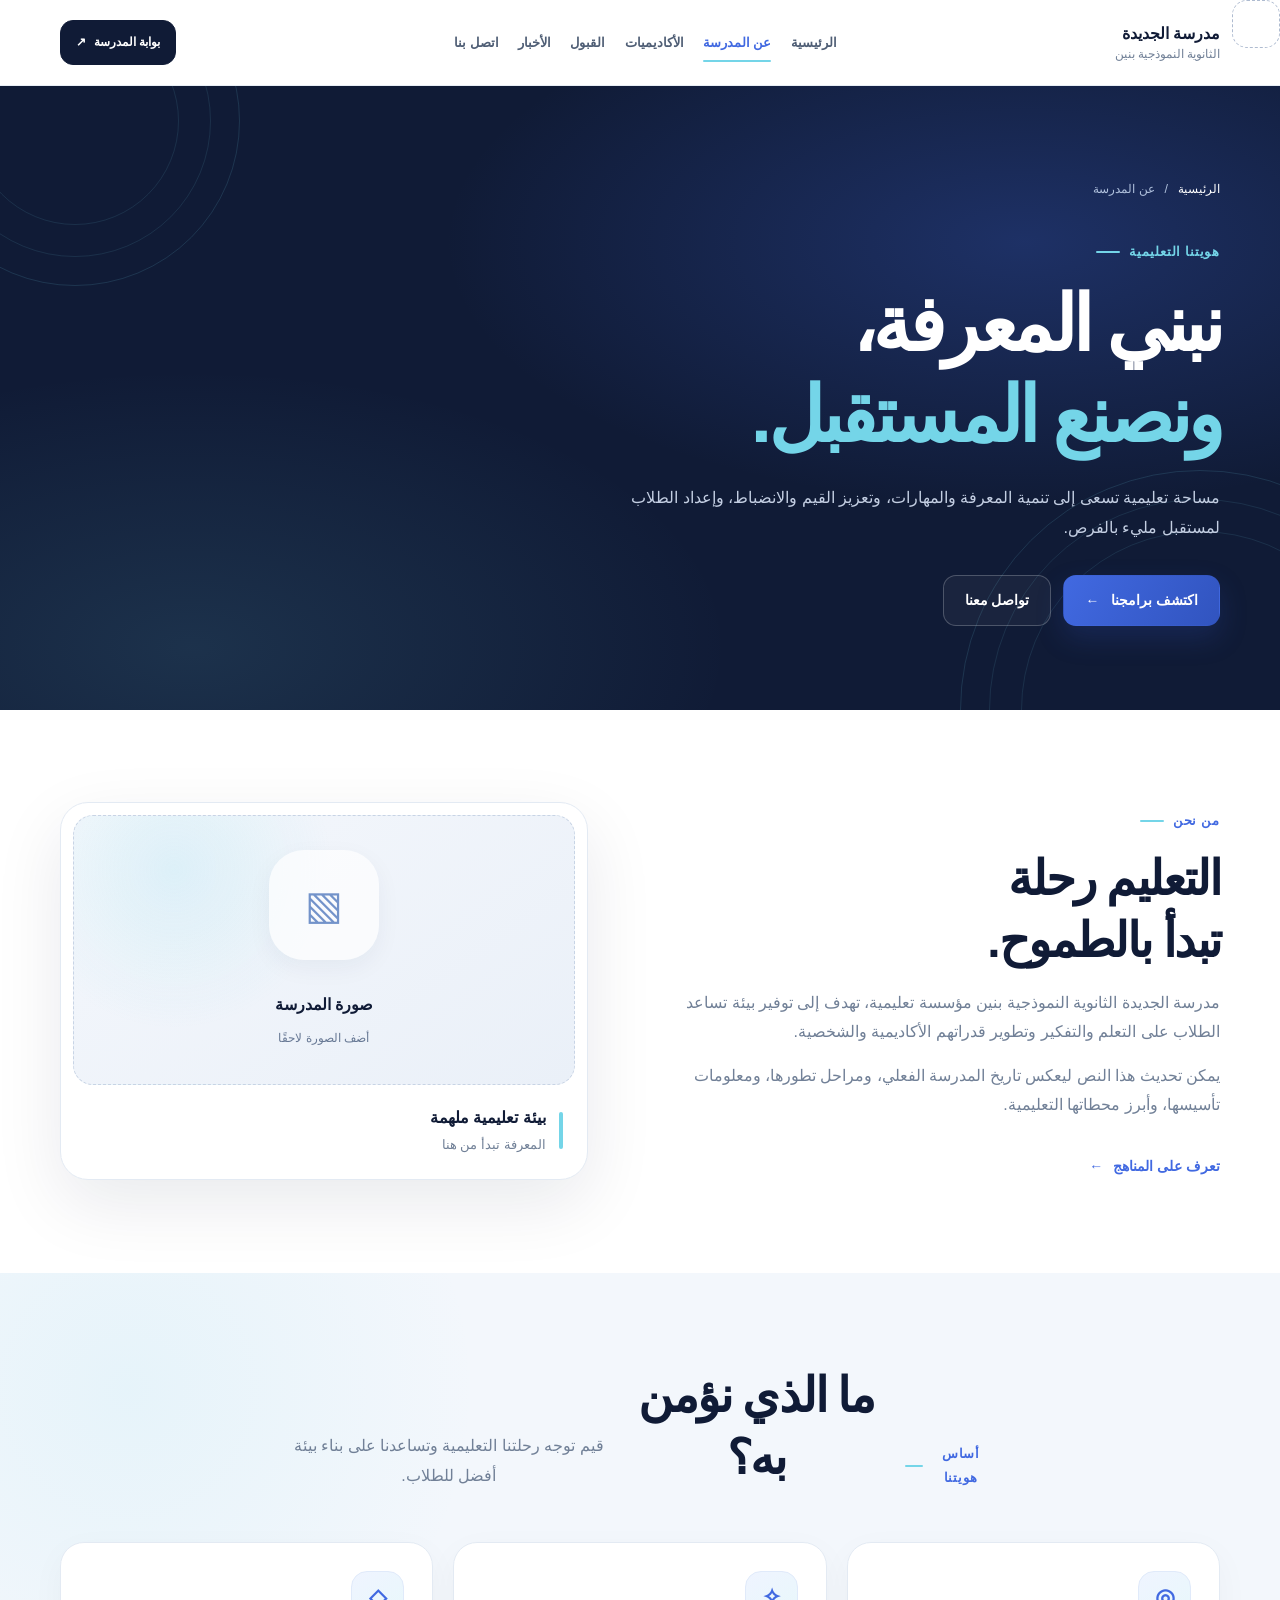
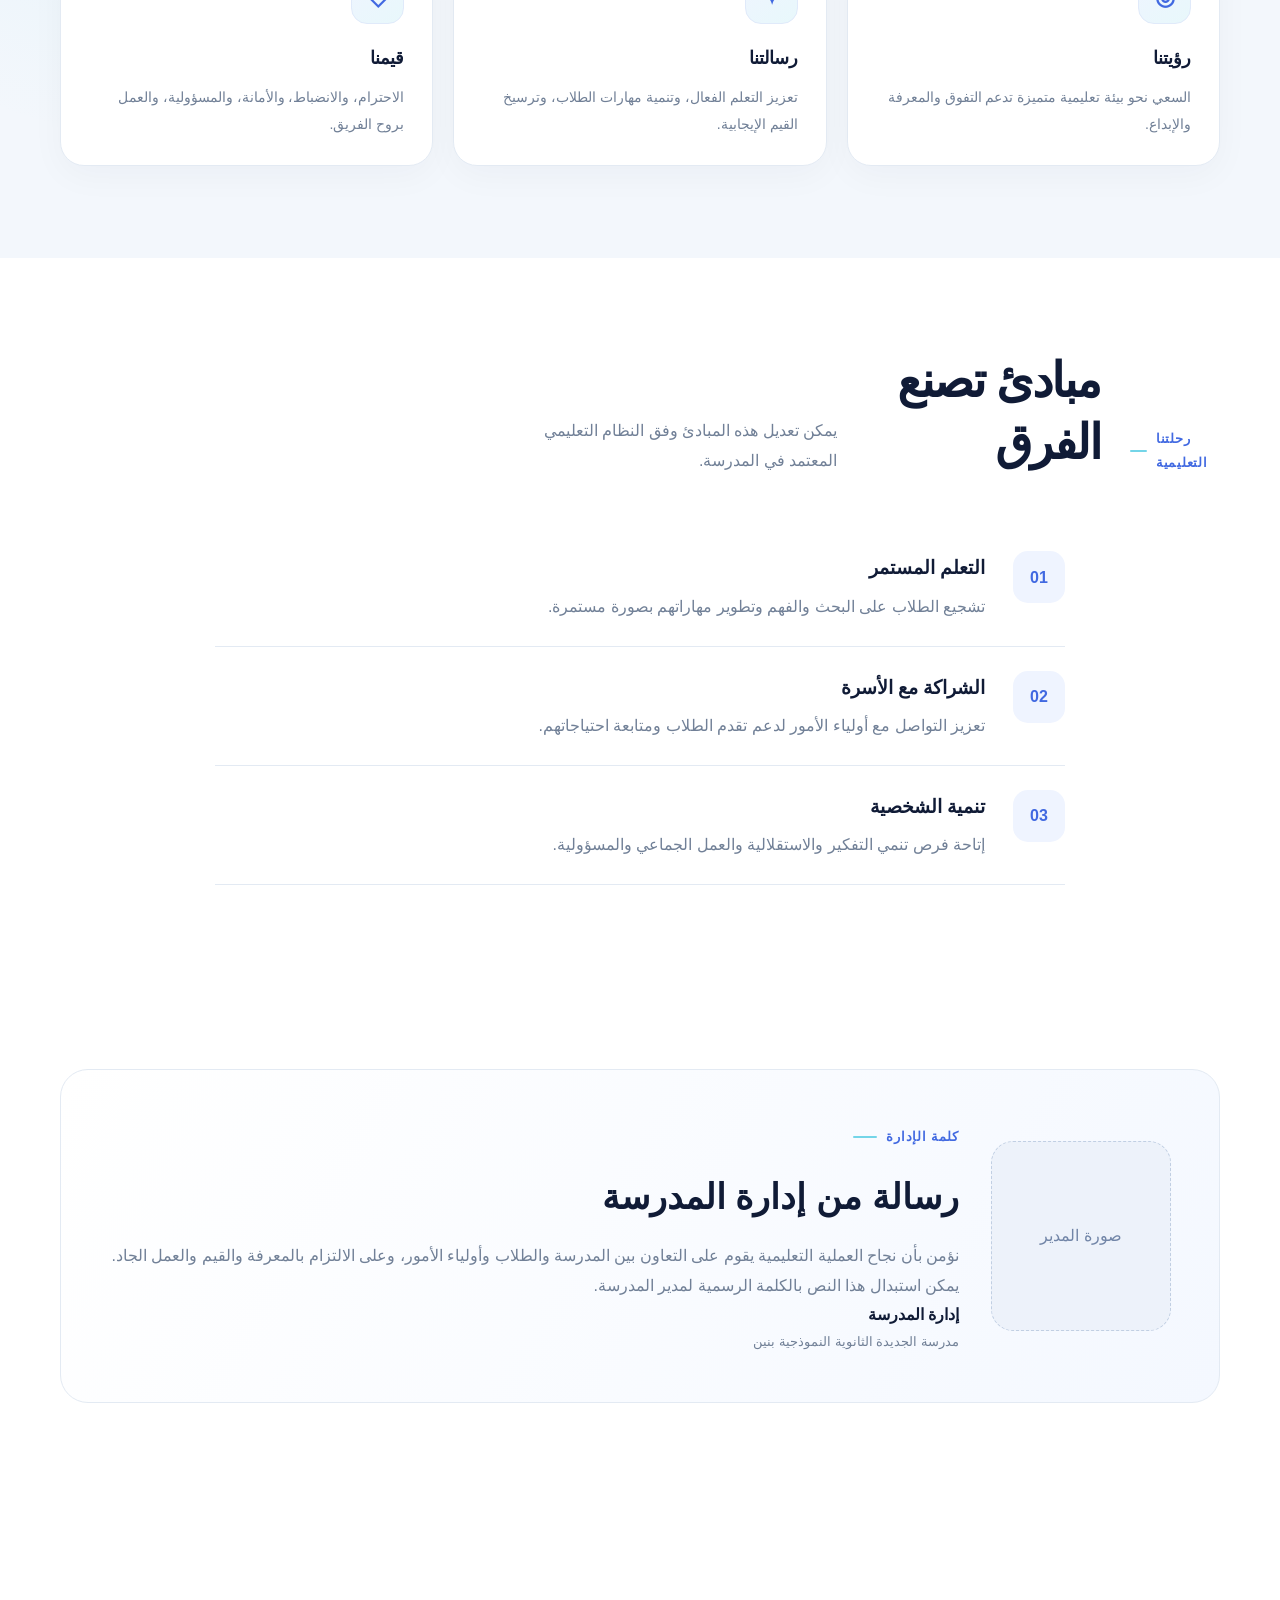
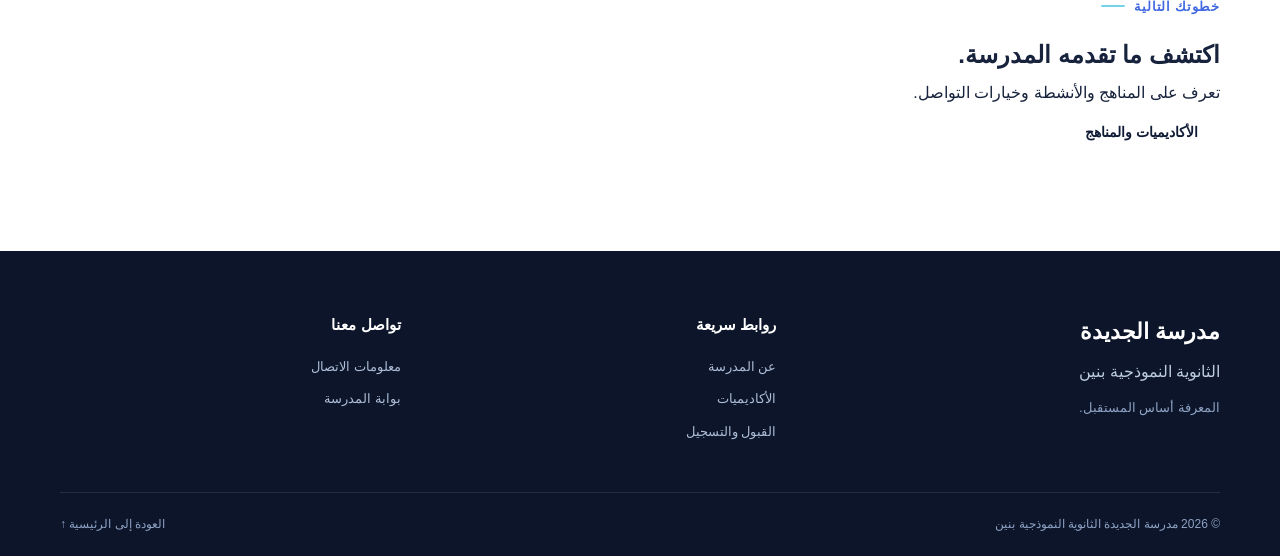
<file: about.html>
<!DOCTYPE html><html lang="ar" dir="rtl">
<head>
  <meta charset="UTF-8">
  <meta name="viewport" content="width=device-width, initial-scale=1.0">
  <meta name="theme-color" content="#101b36">
  <meta name="description" content="تعرف على مدرسة الجديدة الثانوية النموذجية بنين ورؤيتها ورسالتها وقيمها التعليمية.">
  <title>عن المدرسة | مدرسة الجديدة الثانوية النموذجية بنين</title>
  <link rel="stylesheet" href="style.css">
  <script src="script.js" defer></script>
</head>
<body data-page="about">  <div class="page-loader" id="pageLoader">
    <div class="loader-mark"></div>
    <p>مدرسة الجديدة الثانوية النموذجية بنين</p>
    <span>نصنع مستقبلًا أفضل</span>
  </div>  <header class="site-header">
    <a class="brand" href="index.html" aria-label="العودة للرئيسية">
      <span class="logo-placeholder"></span>
      <span class="brand-text">
        <strong>مدرسة الجديدة</strong>
        <small>الثانوية النموذجية بنين</small>
      </span>
    </a><button class="menu-toggle" id="menuToggle" aria-label="فتح القائمة" aria-expanded="false">
  <span></span><span></span><span></span>
</button>

<nav class="desktop-nav" aria-label="القائمة الرئيسية">
  <a href="index.html">الرئيسية</a>
  <a href="about.html" aria-current="page">عن المدرسة</a>
  <a href="academics.html">الأكاديميات</a>
  <a href="admissions.html">القبول</a>
  <a href="news.html">الأخبار</a>
  <a href="contact.html">اتصل بنا</a>
</nav>

<a href="portal.html" class="header-portal">بوابة المدرسة <span>↗</span></a>

  </header>  <div class="site-overlay" id="siteOverlay"></div>  <aside class="side-drawer" id="sideDrawer" aria-label="القائمة الجانبية">
    <div class="drawer-heading">
      <div>
        <span class="eyebrow">اكتشف المدرسة</span>
        <h2>القائمة الرئيسية</h2>
      </div>
      <button id="closeDrawer" class="icon-button" aria-label="إغلاق القائمة">✕</button>
    </div><nav class="drawer-links">
  <a href="index.html">⌂ <span>الرئيسية</span></a>
  <a href="about.html">✦ <span>عن المدرسة</span></a>
  <a href="academics.html">▤ <span>الأكاديميات والمناهج</span></a>
  <a href="admissions.html">＋ <span>القبول والتسجيل</span></a>
  <a href="activities.html">✧ <span>الأنشطة والإنجازات</span></a>
  <a href="news.html">◷ <span>الأخبار والفعاليات</span></a>
  <a href="contact.html">✉ <span>اتصل بنا</span></a>
  <a href="portal.html">▣ <span>بوابة المدرسة</span><span class="coming-soon">قريبًا</span></a>
</nav>

<div class="drawer-note">
  <span class="status-dot"></span>
  <p>بوابة المدرسة الرقمية</p>
  <small>يجري تجهيز الخدمات الإلكترونية.</small>
</div>

  </aside>  <main>
    <section class="inner-hero">
      <div class="hero-decoration hero-decoration-one"></div>
      <div class="hero-decoration hero-decoration-two"></div>  <div class="container inner-hero-content">
    <div class="breadcrumbs">
      <a href="index.html">الرئيسية</a>
      <span>/</span>
      <span>عن المدرسة</span>
    </div>

    <span class="eyebrow">هويتنا التعليمية</span>
    <h1>نبني المعرفة،<br><span>ونصنع المستقبل.</span></h1>
    <p>
      مساحة تعليمية تسعى إلى تنمية المعرفة والمهارات،
      وتعزيز القيم والانضباط، وإعداد الطلاب لمستقبل مليء بالفرص.
    </p>

    <div class="hero-actions">
      <a href="academics.html" class="btn btn-primary">اكتشف برامجنا <span>←</span></a>
      <a href="contact.html" class="btn btn-outline">تواصل معنا</a>
    </div>
  </div>
</section>

<section class="section">
  <div class="container split-layout">
    <div class="section-copy">
      <span class="eyebrow">من نحن</span>
      <h2>التعليم رحلة<br>تبدأ بالطموح.</h2>
      <p>
        مدرسة الجديدة الثانوية النموذجية بنين مؤسسة تعليمية،
        تهدف إلى توفير بيئة تساعد الطلاب على التعلم والتفكير
        وتطوير قدراتهم الأكاديمية والشخصية.
      </p>
      <p>
        يمكن تحديث هذا النص ليعكس تاريخ المدرسة الفعلي،
        ومراحل تطورها، ومعلومات تأسيسها، وأبرز محطاتها التعليمية.
      </p>
      <a href="academics.html" class="text-link">تعرف على المناهج <span>←</span></a>
    </div>

    <div class="visual-card school-visual">
      <!-- أضف صورة حقيقية للمدرسة داخل assets/images/، ثم ضع مسارها في src -->
      <div class="image-placeholder">
        <span class="placeholder-icon">▧</span>
        <strong>صورة المدرسة</strong>
        <small>أضف الصورة لاحقًا</small>
      </div>
      <div class="visual-caption">
        <span class="caption-line"></span>
        <div>
          <strong>بيئة تعليمية ملهمة</strong>
          <small>المعرفة تبدأ من هنا</small>
        </div>
      </div>
    </div>
  </div>
</section>

<section class="section section-soft">
  <div class="container">
    <div class="section-heading centered">
      <span class="eyebrow">أساس هويتنا</span>
      <h2>ما الذي نؤمن به؟</h2>
      <p>قيم توجه رحلتنا التعليمية وتساعدنا على بناء بيئة أفضل للطلاب.</p>
    </div>

    <div class="feature-grid">
      <article class="feature-card">
        <span class="feature-icon">◎</span>
        <h3>رؤيتنا</h3>
        <p>السعي نحو بيئة تعليمية متميزة تدعم التفوق والمعرفة والإبداع.</p>
      </article>

      <article class="feature-card">
        <span class="feature-icon">✧</span>
        <h3>رسالتنا</h3>
        <p>تعزيز التعلم الفعال، وتنمية مهارات الطلاب، وترسيخ القيم الإيجابية.</p>
      </article>

      <article class="feature-card">
        <span class="feature-icon">◇</span>
        <h3>قيمنا</h3>
        <p>الاحترام، والانضباط، والأمانة، والمسؤولية، والعمل بروح الفريق.</p>
      </article>
    </div>
  </div>
</section>

<section class="section">
  <div class="container">
    <div class="section-heading">
      <span class="eyebrow">رحلتنا التعليمية</span>
      <h2>مبادئ تصنع الفرق</h2>
      <p>يمكن تعديل هذه المبادئ وفق النظام التعليمي المعتمد في المدرسة.</p>
    </div>

    <div class="timeline">
      <article class="timeline-item">
        <span class="timeline-number">01</span>
        <div><h3>التعلم المستمر</h3><p>تشجيع الطلاب على البحث والفهم وتطوير مهاراتهم بصورة مستمرة.</p></div>
      </article>
      <article class="timeline-item">
        <span class="timeline-number">02</span>
        <div><h3>الشراكة مع الأسرة</h3><p>تعزيز التواصل مع أولياء الأمور لدعم تقدم الطلاب ومتابعة احتياجاتهم.</p></div>
      </article>
      <article class="timeline-item">
        <span class="timeline-number">03</span>
        <div><h3>تنمية الشخصية</h3><p>إتاحة فرص تنمي التفكير والاستقلالية والعمل الجماعي والمسؤولية.</p></div>
      </article>
    </div>
  </div>
</section>

<section class="section">
  <div class="container director-card">
    <div class="director-avatar">
      <!-- أضف صورة مدير المدرسة عند توفرها -->
      <span>صورة المدير</span>
    </div>
    <div class="director-copy">
      <span class="eyebrow">كلمة الإدارة</span>
      <h2>رسالة من إدارة المدرسة</h2>
      <p>
        نؤمن بأن نجاح العملية التعليمية يقوم على التعاون بين المدرسة
        والطلاب وأولياء الأمور، وعلى الالتزام بالمعرفة والقيم والعمل الجاد.
        يمكن استبدال هذا النص بالكلمة الرسمية لمدير المدرسة.
      </p>
      <strong class="director-name">إدارة المدرسة</strong>
      <small>مدرسة الجديدة الثانوية النموذجية بنين</small>
    </div>
  </div>
</section>

<section class="section section-cta">
  <div class="container cta-panel">
    <div>
      <span class="eyebrow">خطوتك التالية</span>
      <h2>اكتشف ما تقدمه المدرسة.</h2>
      <p>تعرف على المناهج والأنشطة وخيارات التواصل.</p>
    </div>
    <div class="cta-actions">
      <a href="academics.html" class="btn btn-light">الأكاديميات والمناهج</a>
      <a href="contact.html" class="btn btn-outline-light">تواصل معنا</a>
    </div>
  </div>
</section>

  </main>  <footer class="site-footer">
    <div class="container footer-grid">
      <div>
        <div class="footer-brand">مدرسة الجديدة</div>
        <p>الثانوية النموذجية بنين</p>
        <small>المعرفة أساس المستقبل.</small>
      </div>
      <div>
        <h3>روابط سريعة</h3>
        <a href="about.html">عن المدرسة</a>
        <a href="academics.html">الأكاديميات</a>
        <a href="admissions.html">القبول والتسجيل</a>
      </div>
      <div>
        <h3>تواصل معنا</h3>
        <a href="contact.html">معلومات الاتصال</a>
        <a href="portal.html">بوابة المدرسة</a>
      </div>
    </div>
    <div class="container footer-bottom">
      <span>© <span data-current-year></span> مدرسة الجديدة الثانوية النموذجية بنين</span>
      <a href="index.html">العودة إلى الرئيسية ↑</a>
    </div>
  </footer>  <nav class="mobile-bottom-nav" aria-label="التنقل السريع">
    <a href="index.html"><span>⌂</span><small>الرئيسية</small></a>
    <a href="academics.html"><span>▤</span><small>الأكاديميات</small></a>
    <a href="admissions.html"><span>＋</span><small>القبول</small></a>
    <a href="news.html"><span>◷</span><small>الأخبار</small></a>
    <button type="button" id="bottomMenuToggle"><span>☰</span><small>القائمة</small></button>
  </nav></body>
</html>
</file>
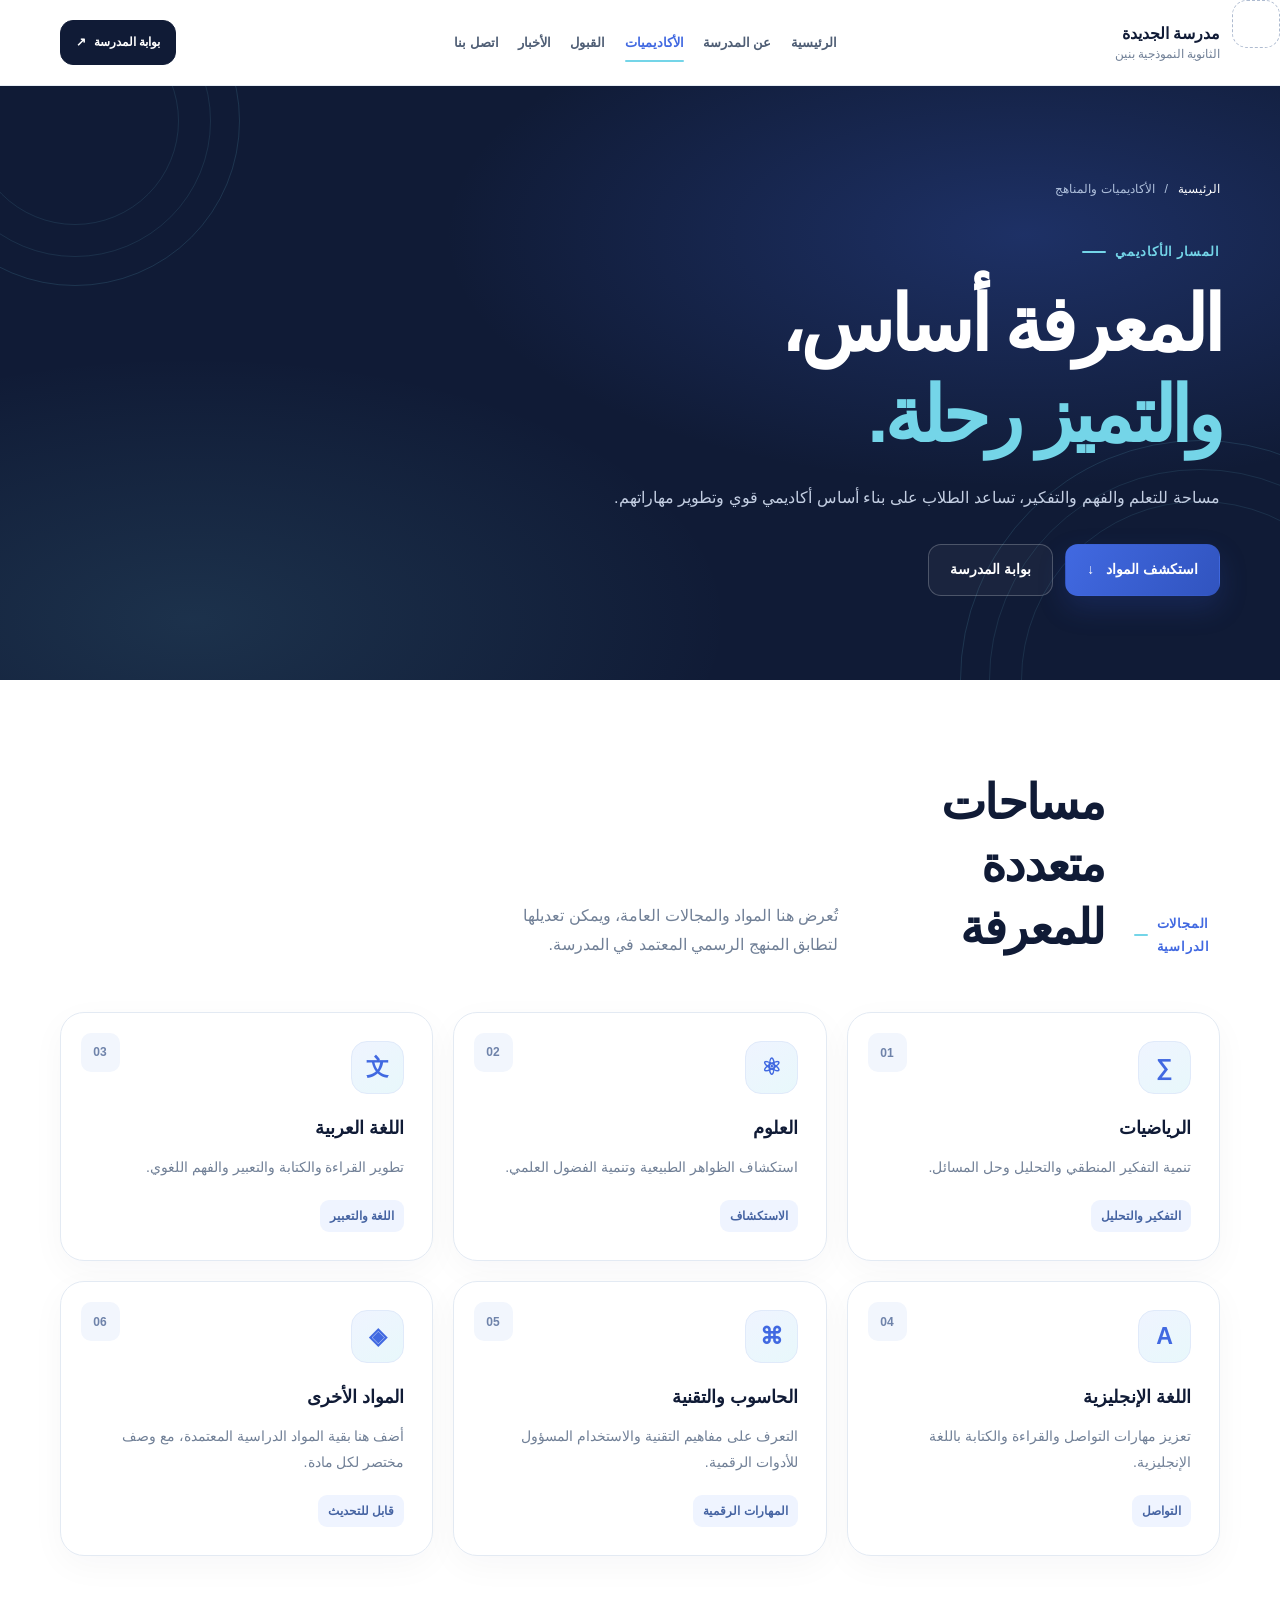
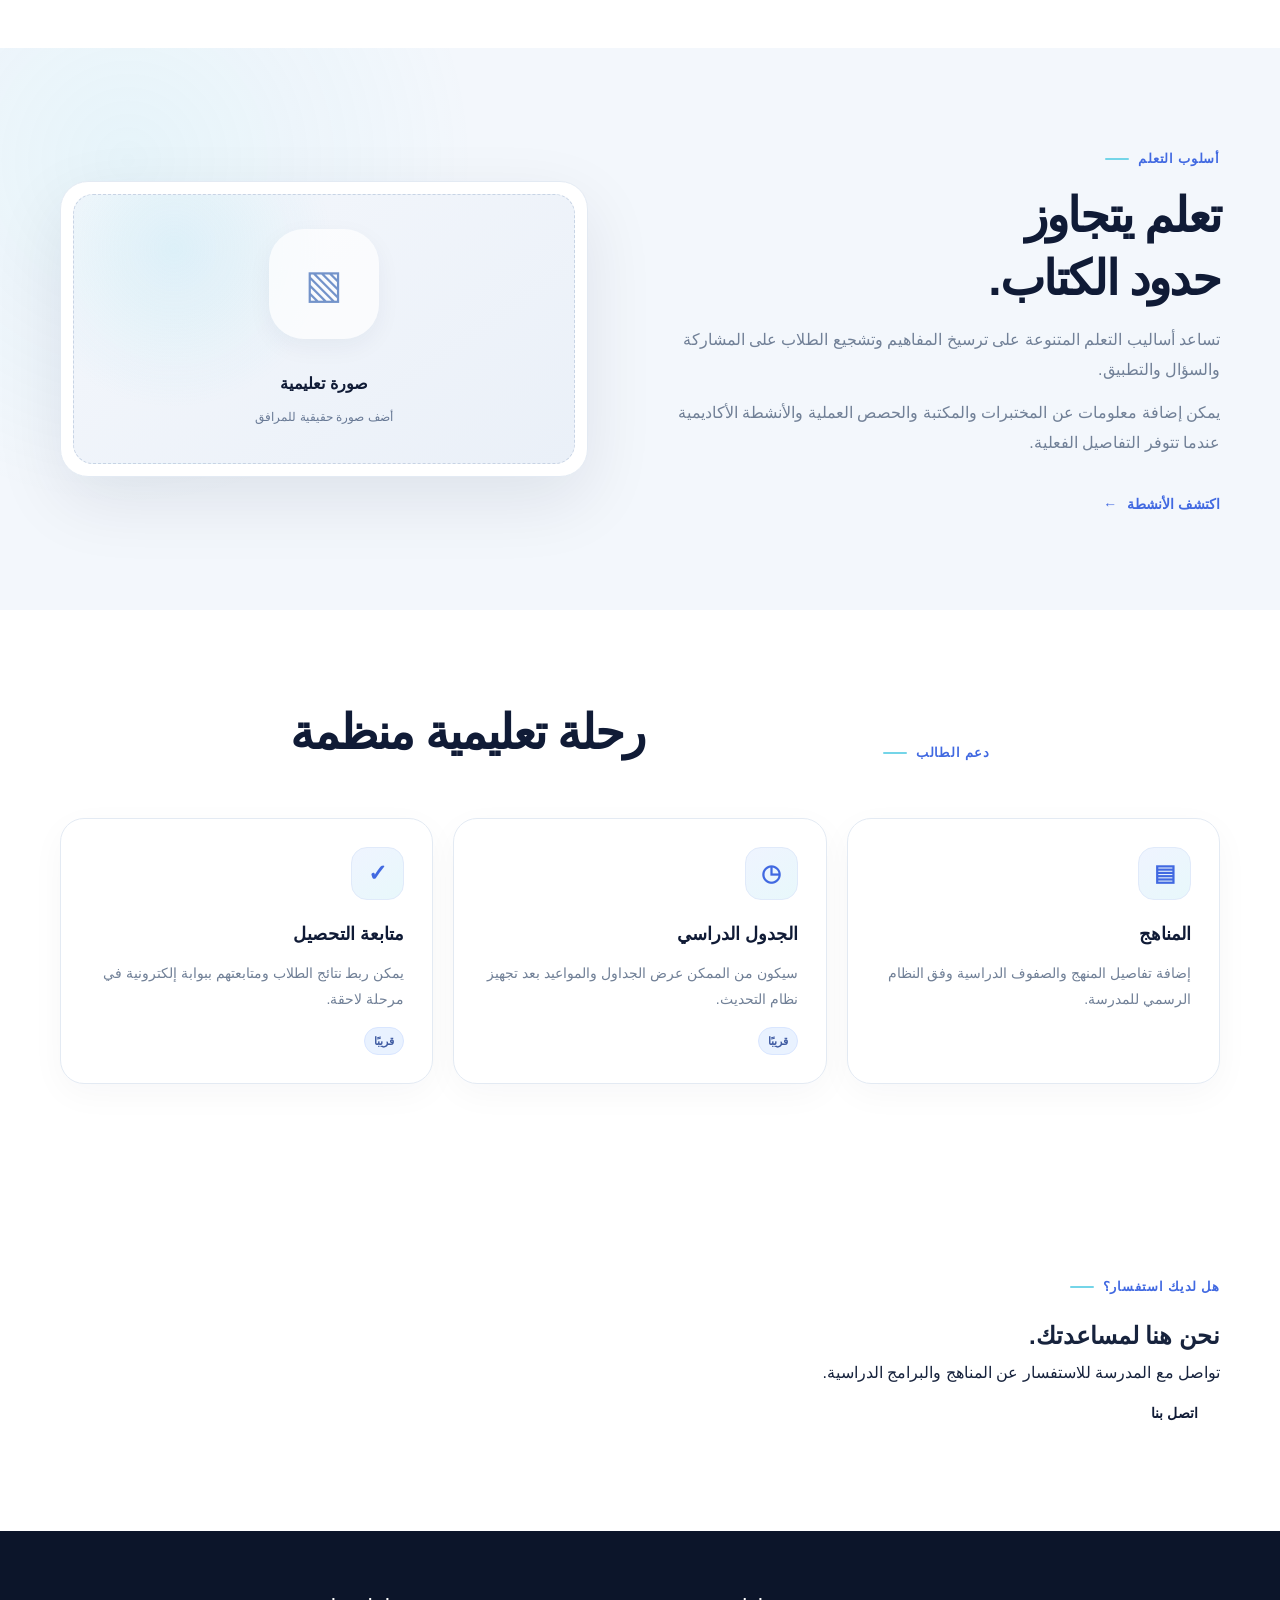
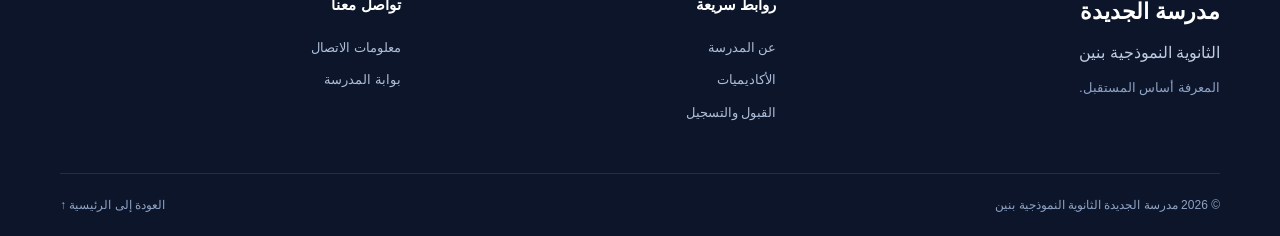
<file: academics.html>
<!DOCTYPE html><html lang="ar" dir="rtl">
<head>
  <meta charset="UTF-8">
  <meta name="viewport" content="width=device-width, initial-scale=1.0">
  <meta name="theme-color" content="#101b36">
  <meta name="description" content="تعرف على المواد الدراسية والخدمات الأكاديمية في مدرسة الجديدة الثانوية النموذجية بنين.">
  <title>الأكاديميات والمناهج | مدرسة الجديدة الثانوية النموذجية بنين</title>
  <link rel="stylesheet" href="style.css">
  <script src="script.js" defer></script>
</head>
<body data-page="academics">  <div class="page-loader" id="pageLoader">
    <div class="loader-mark"></div>
    <p>مدرسة الجديدة الثانوية النموذجية بنين</p>
    <span>نصنع مستقبلًا أفضل</span>
  </div>  <header class="site-header">
    <a class="brand" href="index.html">
      <span class="logo-placeholder"></span>
      <span class="brand-text"><strong>مدرسة الجديدة</strong><small>الثانوية النموذجية بنين</small></span>
    </a>
    <button class="menu-toggle" id="menuToggle" aria-label="فتح القائمة" aria-expanded="false"><span></span><span></span><span></span></button>
    <nav class="desktop-nav" aria-label="القائمة الرئيسية">
      <a href="index.html">الرئيسية</a><a href="about.html">عن المدرسة</a><a href="academics.html" aria-current="page">الأكاديميات</a><a href="admissions.html">القبول</a><a href="news.html">الأخبار</a><a href="contact.html">اتصل بنا</a>
    </nav>
    <a href="portal.html" class="header-portal">بوابة المدرسة <span>↗</span></a>
  </header>  <div class="site-overlay" id="siteOverlay"></div>
  <aside class="side-drawer" id="sideDrawer" aria-label="القائمة الجانبية">
    <div class="drawer-heading"><div><span class="eyebrow">اكتشف المدرسة</span><h2>القائمة الرئيسية</h2></div><button id="closeDrawer" class="icon-button" aria-label="إغلاق القائمة">✕</button></div>
    <nav class="drawer-links">
      <a href="index.html">⌂ <span>الرئيسية</span></a><a href="about.html">✦ <span>عن المدرسة</span></a><a href="academics.html">▤ <span>الأكاديميات والمناهج</span></a><a href="admissions.html">＋ <span>القبول والتسجيل</span></a><a href="activities.html">✧ <span>الأنشطة والإنجازات</span></a><a href="news.html">◷ <span>الأخبار والفعاليات</span></a><a href="contact.html">✉ <span>اتصل بنا</span></a><a href="portal.html">▣ <span>بوابة المدرسة</span><span class="coming-soon">قريبًا</span></a>
    </nav>
    <div class="drawer-note"><span class="status-dot"></span><p>بوابة المدرسة الرقمية</p><small>يجري تجهيز الخدمات الإلكترونية.</small></div>
  </aside>  <main>
    <section class="inner-hero">
      <div class="hero-decoration hero-decoration-one"></div><div class="hero-decoration hero-decoration-two"></div>
      <div class="container inner-hero-content">
        <div class="breadcrumbs"><a href="index.html">الرئيسية</a><span>/</span><span>الأكاديميات والمناهج</span></div>
        <span class="eyebrow">المسار الأكاديمي</span>
        <h1>المعرفة أساس،<br><span>والتميز رحلة.</span></h1>
        <p>مساحة للتعلم والفهم والتفكير، تساعد الطلاب على بناء أساس أكاديمي قوي وتطوير مهاراتهم.</p>
        <div class="hero-actions"><a href="#subjects" class="btn btn-primary">استكشف المواد <span>↓</span></a><a href="portal.html" class="btn btn-outline">بوابة المدرسة</a></div>
      </div>
    </section><section class="section">
  <div class="container">
    <div class="section-heading"><span class="eyebrow">المجالات الدراسية</span><h2>مساحات متعددة للمعرفة</h2><p>تُعرض هنا المواد والمجالات العامة، ويمكن تعديلها لتطابق المنهج الرسمي المعتمد في المدرسة.</p></div>
    <div class="subject-grid" id="subjects">
      <article class="subject-card"><span class="subject-number">01</span><span class="feature-icon">∑</span><h3>الرياضيات</h3><p>تنمية التفكير المنطقي والتحليل وحل المسائل.</p><span class="subject-tag">التفكير والتحليل</span></article>
      <article class="subject-card"><span class="subject-number">02</span><span class="feature-icon">⚛</span><h3>العلوم</h3><p>استكشاف الظواهر الطبيعية وتنمية الفضول العلمي.</p><span class="subject-tag">الاستكشاف</span></article>
      <article class="subject-card"><span class="subject-number">03</span><span class="feature-icon">文</span><h3>اللغة العربية</h3><p>تطوير القراءة والكتابة والتعبير والفهم اللغوي.</p><span class="subject-tag">اللغة والتعبير</span></article>
      <article class="subject-card"><span class="subject-number">04</span><span class="feature-icon">A</span><h3>اللغة الإنجليزية</h3><p>تعزيز مهارات التواصل والقراءة والكتابة باللغة الإنجليزية.</p><span class="subject-tag">التواصل</span></article>
      <article class="subject-card"><span class="subject-number">05</span><span class="feature-icon">⌘</span><h3>الحاسوب والتقنية</h3><p>التعرف على مفاهيم التقنية والاستخدام المسؤول للأدوات الرقمية.</p><span class="subject-tag">المهارات الرقمية</span></article>
      <article class="subject-card"><span class="subject-number">06</span><span class="feature-icon">◈</span><h3>المواد الأخرى</h3><p>أضف هنا بقية المواد الدراسية المعتمدة، مع وصف مختصر لكل مادة.</p><span class="subject-tag">قابل للتحديث</span></article>
    </div>
  </div>
</section>

<section class="section section-soft">
  <div class="container split-layout">
    <div class="section-copy"><span class="eyebrow">أسلوب التعلم</span><h2>تعلم يتجاوز<br>حدود الكتاب.</h2><p>تساعد أساليب التعلم المتنوعة على ترسيخ المفاهيم وتشجيع الطلاب على المشاركة والسؤال والتطبيق.</p><p>يمكن إضافة معلومات عن المختبرات والمكتبة والحصص العملية والأنشطة الأكاديمية عندما تتوفر التفاصيل الفعلية.</p><a href="activities.html" class="text-link">اكتشف الأنشطة <span>←</span></a></div>
    <div class="visual-card"><div class="image-placeholder"><span class="placeholder-icon">▧</span><strong>صورة تعليمية</strong><small>أضف صورة حقيقية للمرافق</small></div></div>
  </div>
</section>

<section class="section">
  <div class="container">
    <div class="section-heading centered"><span class="eyebrow">دعم الطالب</span><h2>رحلة تعليمية منظمة</h2></div>
    <div class="feature-grid">
      <article class="feature-card"><span class="feature-icon">▤</span><h3>المناهج</h3><p>إضافة تفاصيل المنهج والصفوف الدراسية وفق النظام الرسمي للمدرسة.</p></article>
      <article class="feature-card"><span class="feature-icon">◷</span><h3>الجدول الدراسي</h3><p>سيكون من الممكن عرض الجداول والمواعيد بعد تجهيز نظام التحديث.</p><span class="coming-soon">قريبًا</span></article>
      <article class="feature-card"><span class="feature-icon">✓</span><h3>متابعة التحصيل</h3><p>يمكن ربط نتائج الطلاب ومتابعتهم ببوابة إلكترونية في مرحلة لاحقة.</p><span class="coming-soon">قريبًا</span></article>
    </div>
  </div>
</section>

<section class="section section-cta"><div class="container cta-panel"><div><span class="eyebrow">هل لديك استفسار؟</span><h2>نحن هنا لمساعدتك.</h2><p>تواصل مع المدرسة للاستفسار عن المناهج والبرامج الدراسية.</p></div><div class="cta-actions"><a href="contact.html" class="btn btn-light">اتصل بنا</a><a href="admissions.html" class="btn btn-outline-light">القبول والتسجيل</a></div></div></section>

  </main>  <footer class="site-footer"><div class="container footer-grid"><div><div class="footer-brand">مدرسة الجديدة</div><p>الثانوية النموذجية بنين</p><small>المعرفة أساس المستقبل.</small></div><div><h3>روابط سريعة</h3><a href="about.html">عن المدرسة</a><a href="academics.html">الأكاديميات</a><a href="admissions.html">القبول والتسجيل</a></div><div><h3>تواصل معنا</h3><a href="contact.html">معلومات الاتصال</a><a href="portal.html">بوابة المدرسة</a></div></div><div class="container footer-bottom"><span>© <span data-current-year></span> مدرسة الجديدة الثانوية النموذجية بنين</span><a href="index.html">العودة إلى الرئيسية ↑</a></div></footer>  <nav class="mobile-bottom-nav" aria-label="التنقل السريع"><a href="index.html"><span>⌂</span><small>الرئيسية</small></a><a href="academics.html"><span>▤</span><small>الأكاديميات</small></a><a href="admissions.html"><span>＋</span><small>القبول</small></a><a href="news.html"><span>◷</span><small>الأخبار</small></a><button type="button" id="bottomMenuToggle"><span>☰</span><small>القائمة</small></button></nav>
</body>
</html>
</file>
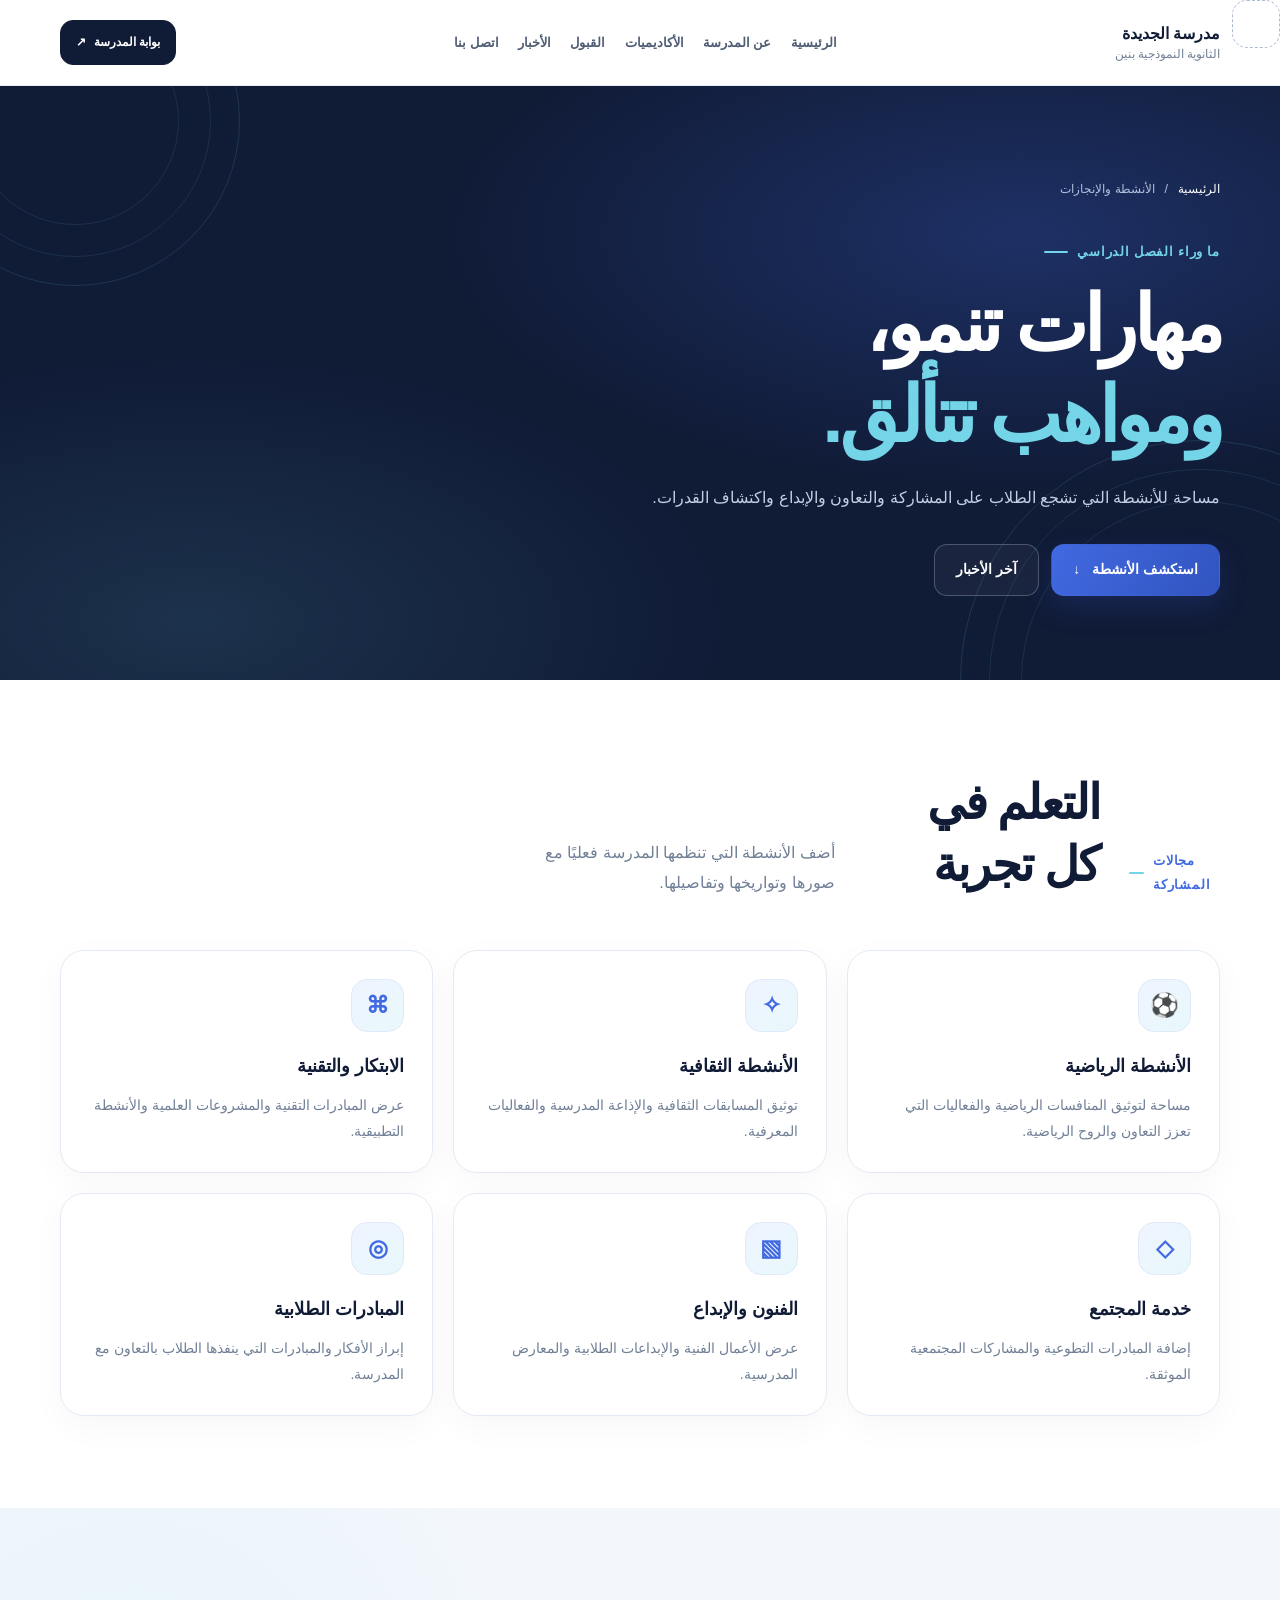
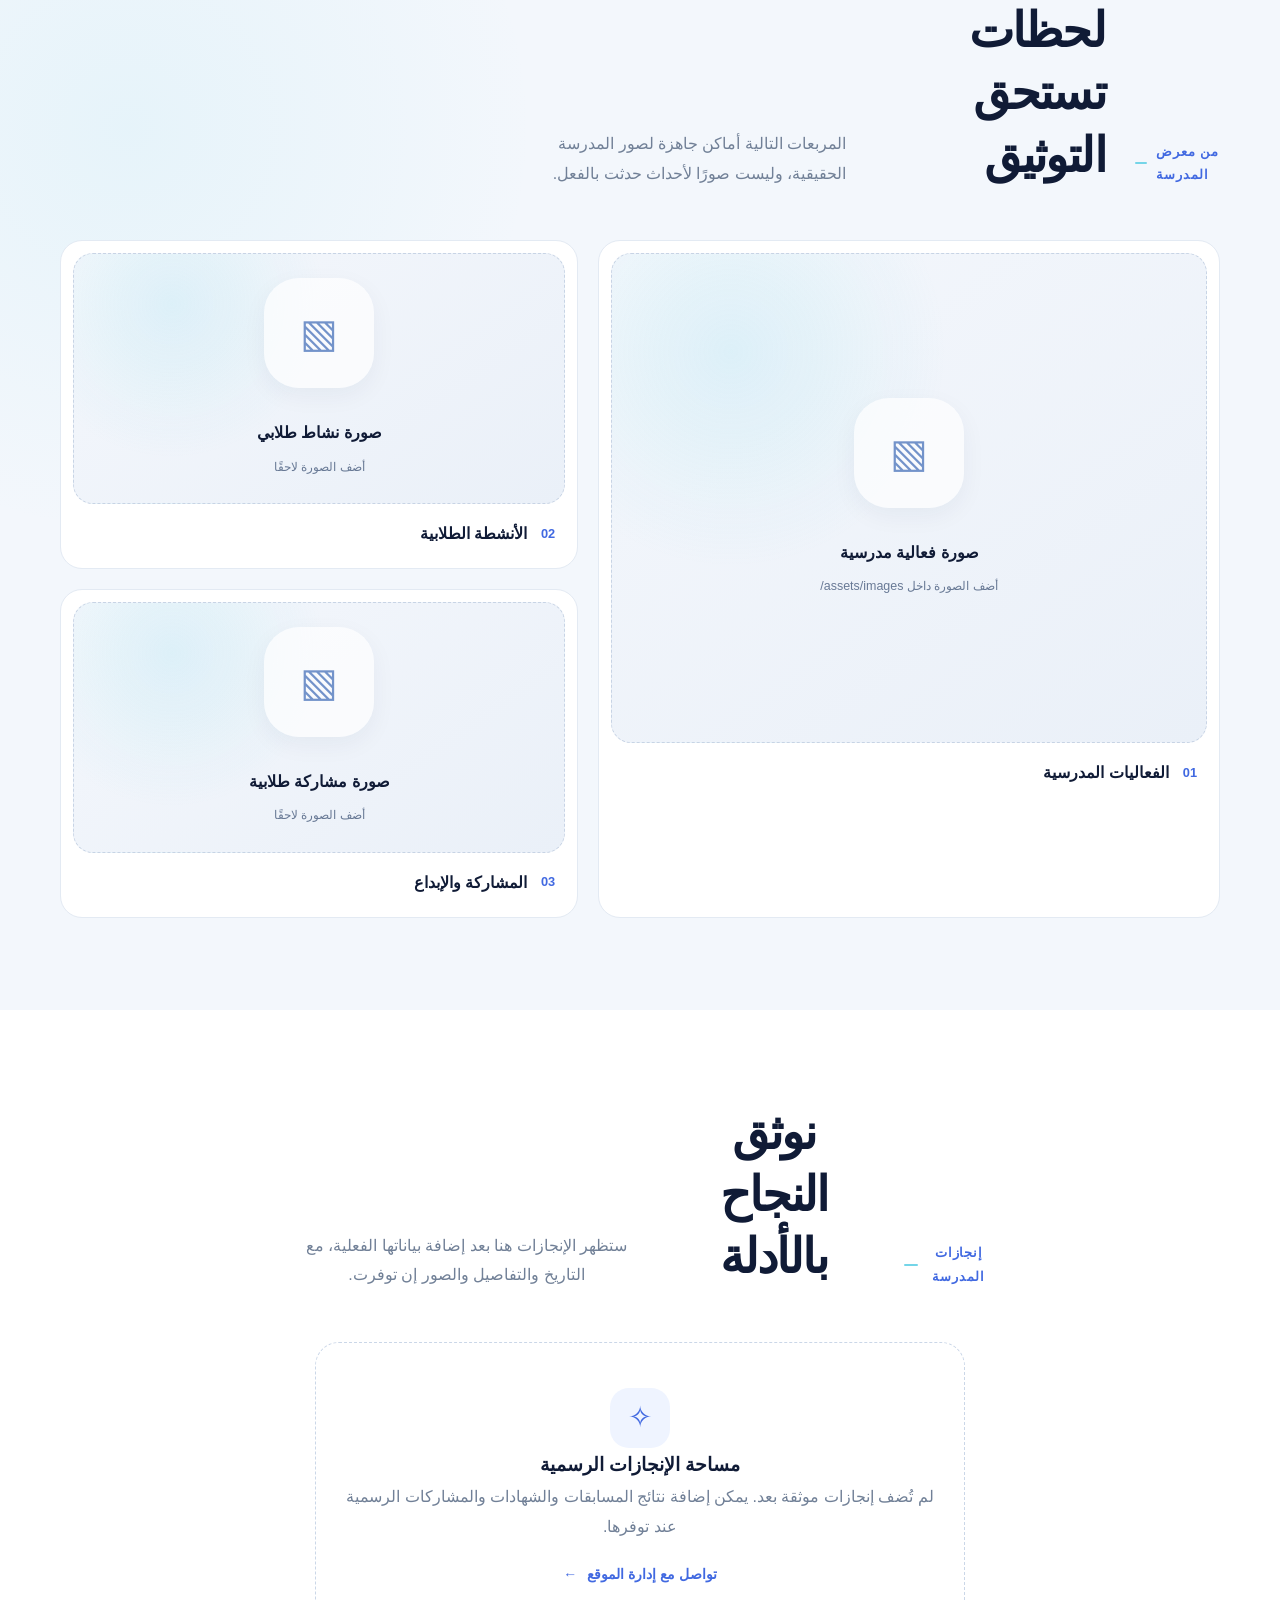
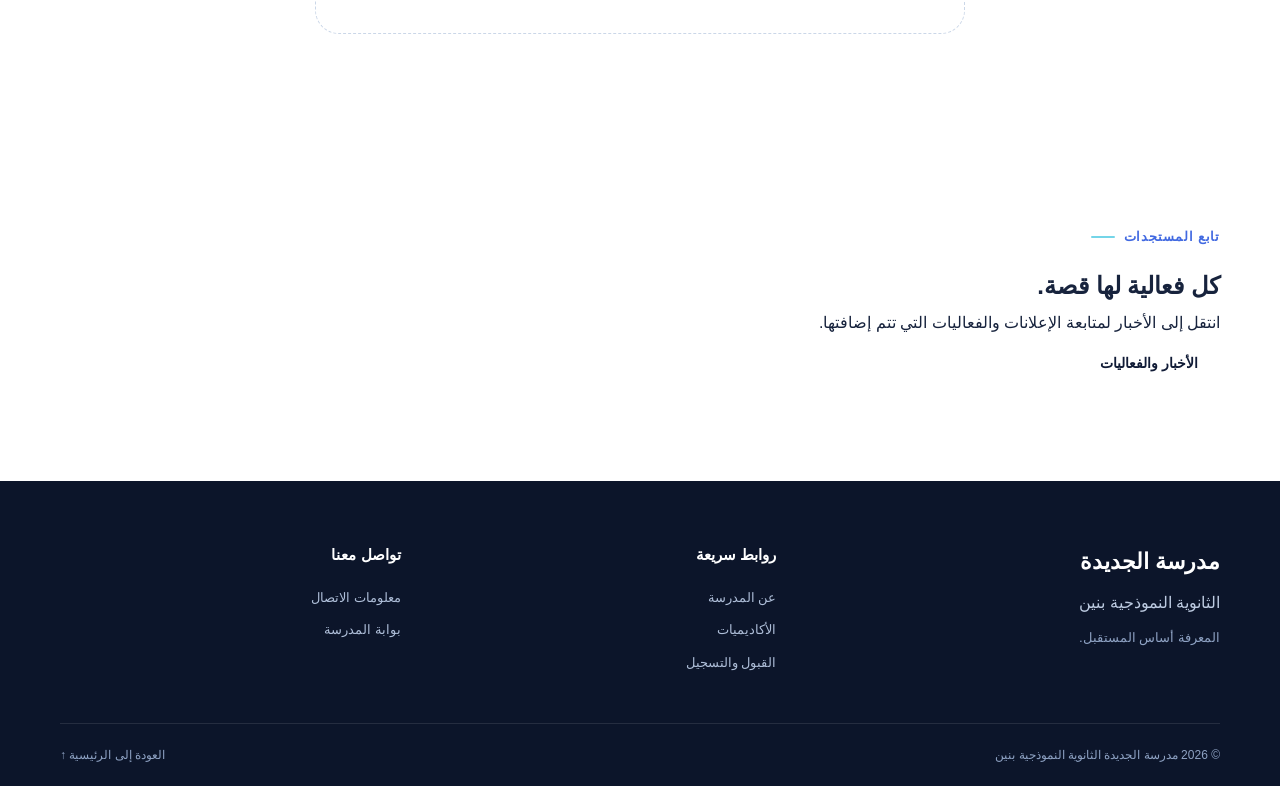
<file: activities.html>
<!DOCTYPE html><html lang="ar" dir="rtl">
<head>
  <meta charset="UTF-8"><meta name="viewport" content="width=device-width, initial-scale=1.0"><meta name="theme-color" content="#101b36">
  <meta name="description" content="الأنشطة الطلابية والفعاليات والإنجازات في مدرسة الجديدة الثانوية النموذجية بنين.">
  <title>الأنشطة والإنجازات | مدرسة الجديدة الثانوية النموذجية بنين</title>
  <link rel="stylesheet" href="style.css"><script src="script.js" defer></script>
</head>
<body data-page="activities">
  <div class="page-loader" id="pageLoader"><div class="loader-mark"></div><p>مدرسة الجديدة الثانوية النموذجية بنين</p><span>نصنع مستقبلًا أفضل</span></div>
  <header class="site-header">
    <a class="brand" href="index.html"><span class="logo-placeholder"></span><span class="brand-text"><strong>مدرسة الجديدة</strong><small>الثانوية النموذجية بنين</small></span></a>
    <button class="menu-toggle" id="menuToggle" aria-label="فتح القائمة" aria-expanded="false"><span></span><span></span><span></span></button>
    <nav class="desktop-nav" aria-label="القائمة الرئيسية"><a href="index.html">الرئيسية</a><a href="about.html">عن المدرسة</a><a href="academics.html">الأكاديميات</a><a href="admissions.html">القبول</a><a href="news.html">الأخبار</a><a href="contact.html">اتصل بنا</a></nav>
    <a href="portal.html" class="header-portal">بوابة المدرسة <span>↗</span></a>
  </header>
  <div class="site-overlay" id="siteOverlay"></div>
  <aside class="side-drawer" id="sideDrawer" aria-label="القائمة الجانبية">
    <div class="drawer-heading"><div><span class="eyebrow">اكتشف المدرسة</span><h2>القائمة الرئيسية</h2></div><button id="closeDrawer" class="icon-button" aria-label="إغلاق القائمة">✕</button></div>
    <nav class="drawer-links"><a href="index.html">⌂ <span>الرئيسية</span></a><a href="about.html">✦ <span>عن المدرسة</span></a><a href="academics.html">▤ <span>الأكاديميات والمناهج</span></a><a href="admissions.html">＋ <span>القبول والتسجيل</span></a><a href="activities.html">✧ <span>الأنشطة والإنجازات</span></a><a href="news.html">◷ <span>الأخبار والفعاليات</span></a><a href="contact.html">✉ <span>اتصل بنا</span></a><a href="portal.html">▣ <span>بوابة المدرسة</span><span class="coming-soon">قريبًا</span></a></nav>
    <div class="drawer-note"><span class="status-dot"></span><p>بوابة المدرسة الرقمية</p><small>يجري تجهيز الخدمات الإلكترونية.</small></div>
  </aside>  <main>
    <section class="inner-hero"><div class="hero-decoration hero-decoration-one"></div><div class="hero-decoration hero-decoration-two"></div><div class="container inner-hero-content">
      <div class="breadcrumbs"><a href="index.html">الرئيسية</a><span>/</span><span>الأنشطة والإنجازات</span></div>
      <span class="eyebrow">ما وراء الفصل الدراسي</span><h1>مهارات تنمو،<br><span>ومواهب تتألق.</span></h1>
      <p>مساحة للأنشطة التي تشجع الطلاب على المشاركة والتعاون والإبداع واكتشاف القدرات.</p>
      <div class="hero-actions"><a href="#activityTypes" class="btn btn-primary">استكشف الأنشطة <span>↓</span></a><a href="news.html" class="btn btn-outline">آخر الأخبار</a></div>
    </div></section><section class="section"><div class="container"><div class="section-heading"><span class="eyebrow">مجالات المشاركة</span><h2>التعلم في كل تجربة</h2><p>أضف الأنشطة التي تنظمها المدرسة فعليًا مع صورها وتواريخها وتفاصيلها.</p></div>
  <div class="feature-grid" id="activityTypes">
    <article class="feature-card"><span class="feature-icon">⚽</span><h3>الأنشطة الرياضية</h3><p>مساحة لتوثيق المنافسات الرياضية والفعاليات التي تعزز التعاون والروح الرياضية.</p></article>
    <article class="feature-card"><span class="feature-icon">✧</span><h3>الأنشطة الثقافية</h3><p>توثيق المسابقات الثقافية والإذاعة المدرسية والفعاليات المعرفية.</p></article>
    <article class="feature-card"><span class="feature-icon">⌘</span><h3>الابتكار والتقنية</h3><p>عرض المبادرات التقنية والمشروعات العلمية والأنشطة التطبيقية.</p></article>
    <article class="feature-card"><span class="feature-icon">◇</span><h3>خدمة المجتمع</h3><p>إضافة المبادرات التطوعية والمشاركات المجتمعية الموثقة.</p></article>
    <article class="feature-card"><span class="feature-icon">▧</span><h3>الفنون والإبداع</h3><p>عرض الأعمال الفنية والإبداعات الطلابية والمعارض المدرسية.</p></article>
    <article class="feature-card"><span class="feature-icon">◎</span><h3>المبادرات الطلابية</h3><p>إبراز الأفكار والمبادرات التي ينفذها الطلاب بالتعاون مع المدرسة.</p></article>
  </div>
</div></section>

<section class="section section-soft"><div class="container"><div class="section-heading"><span class="eyebrow">من معرض المدرسة</span><h2>لحظات تستحق التوثيق</h2><p>المربعات التالية أماكن جاهزة لصور المدرسة الحقيقية، وليست صورًا لأحداث حدثت بالفعل.</p></div>
  <div class="gallery-grid">
    <article class="gallery-card gallery-large"><div class="image-placeholder"><span class="placeholder-icon">▧</span><strong>صورة فعالية مدرسية</strong><small>أضف الصورة داخل assets/images/</small></div><div class="gallery-caption"><span>01</span><h3>الفعاليات المدرسية</h3></div></article>
    <article class="gallery-card"><div class="image-placeholder"><span class="placeholder-icon">▧</span><strong>صورة نشاط طلابي</strong><small>أضف الصورة لاحقًا</small></div><div class="gallery-caption"><span>02</span><h3>الأنشطة الطلابية</h3></div></article>
    <article class="gallery-card"><div class="image-placeholder"><span class="placeholder-icon">▧</span><strong>صورة مشاركة طلابية</strong><small>أضف الصورة لاحقًا</small></div><div class="gallery-caption"><span>03</span><h3>المشاركة والإبداع</h3></div></article>
  </div>
</div></section>

<section class="section"><div class="container"><div class="section-heading centered"><span class="eyebrow">إنجازات المدرسة</span><h2>نوثق النجاح بالأدلة</h2><p>ستظهر الإنجازات هنا بعد إضافة بياناتها الفعلية، مع التاريخ والتفاصيل والصور إن توفرت.</p></div>
  <div class="empty-state"><span class="empty-state-icon">✧</span><h3>مساحة الإنجازات الرسمية</h3><p>لم تُضف إنجازات موثقة بعد. يمكن إضافة نتائج المسابقات والشهادات والمشاركات الرسمية عند توفرها.</p><a href="contact.html" class="text-link">تواصل مع إدارة الموقع <span>←</span></a></div>
</div></section>

<section class="section section-cta"><div class="container cta-panel"><div><span class="eyebrow">تابع المستجدات</span><h2>كل فعالية لها قصة.</h2><p>انتقل إلى الأخبار لمتابعة الإعلانات والفعاليات التي تتم إضافتها.</p></div><div class="cta-actions"><a href="news.html" class="btn btn-light">الأخبار والفعاليات</a><a href="contact.html" class="btn btn-outline-light">تواصل معنا</a></div></div></section>

  </main>  <footer class="site-footer"><div class="container footer-grid"><div><div class="footer-brand">مدرسة الجديدة</div><p>الثانوية النموذجية بنين</p><small>المعرفة أساس المستقبل.</small></div><div><h3>روابط سريعة</h3><a href="about.html">عن المدرسة</a><a href="academics.html">الأكاديميات</a><a href="admissions.html">القبول والتسجيل</a></div><div><h3>تواصل معنا</h3><a href="contact.html">معلومات الاتصال</a><a href="portal.html">بوابة المدرسة</a></div></div><div class="container footer-bottom"><span>© <span data-current-year></span> مدرسة الجديدة الثانوية النموذجية بنين</span><a href="index.html">العودة إلى الرئيسية ↑</a></div></footer>
  <nav class="mobile-bottom-nav" aria-label="التنقل السريع"><a href="index.html"><span>⌂</span><small>الرئيسية</small></a><a href="academics.html"><span>▤</span><small>الأكاديميات</small></a><a href="admissions.html"><span>＋</span><small>القبول</small></a><a href="news.html"><span>◷</span><small>الأخبار</small></a><button type="button" id="bottomMenuToggle"><span>☰</span><small>القائمة</small></button></nav>
</body>
</html>
</file>
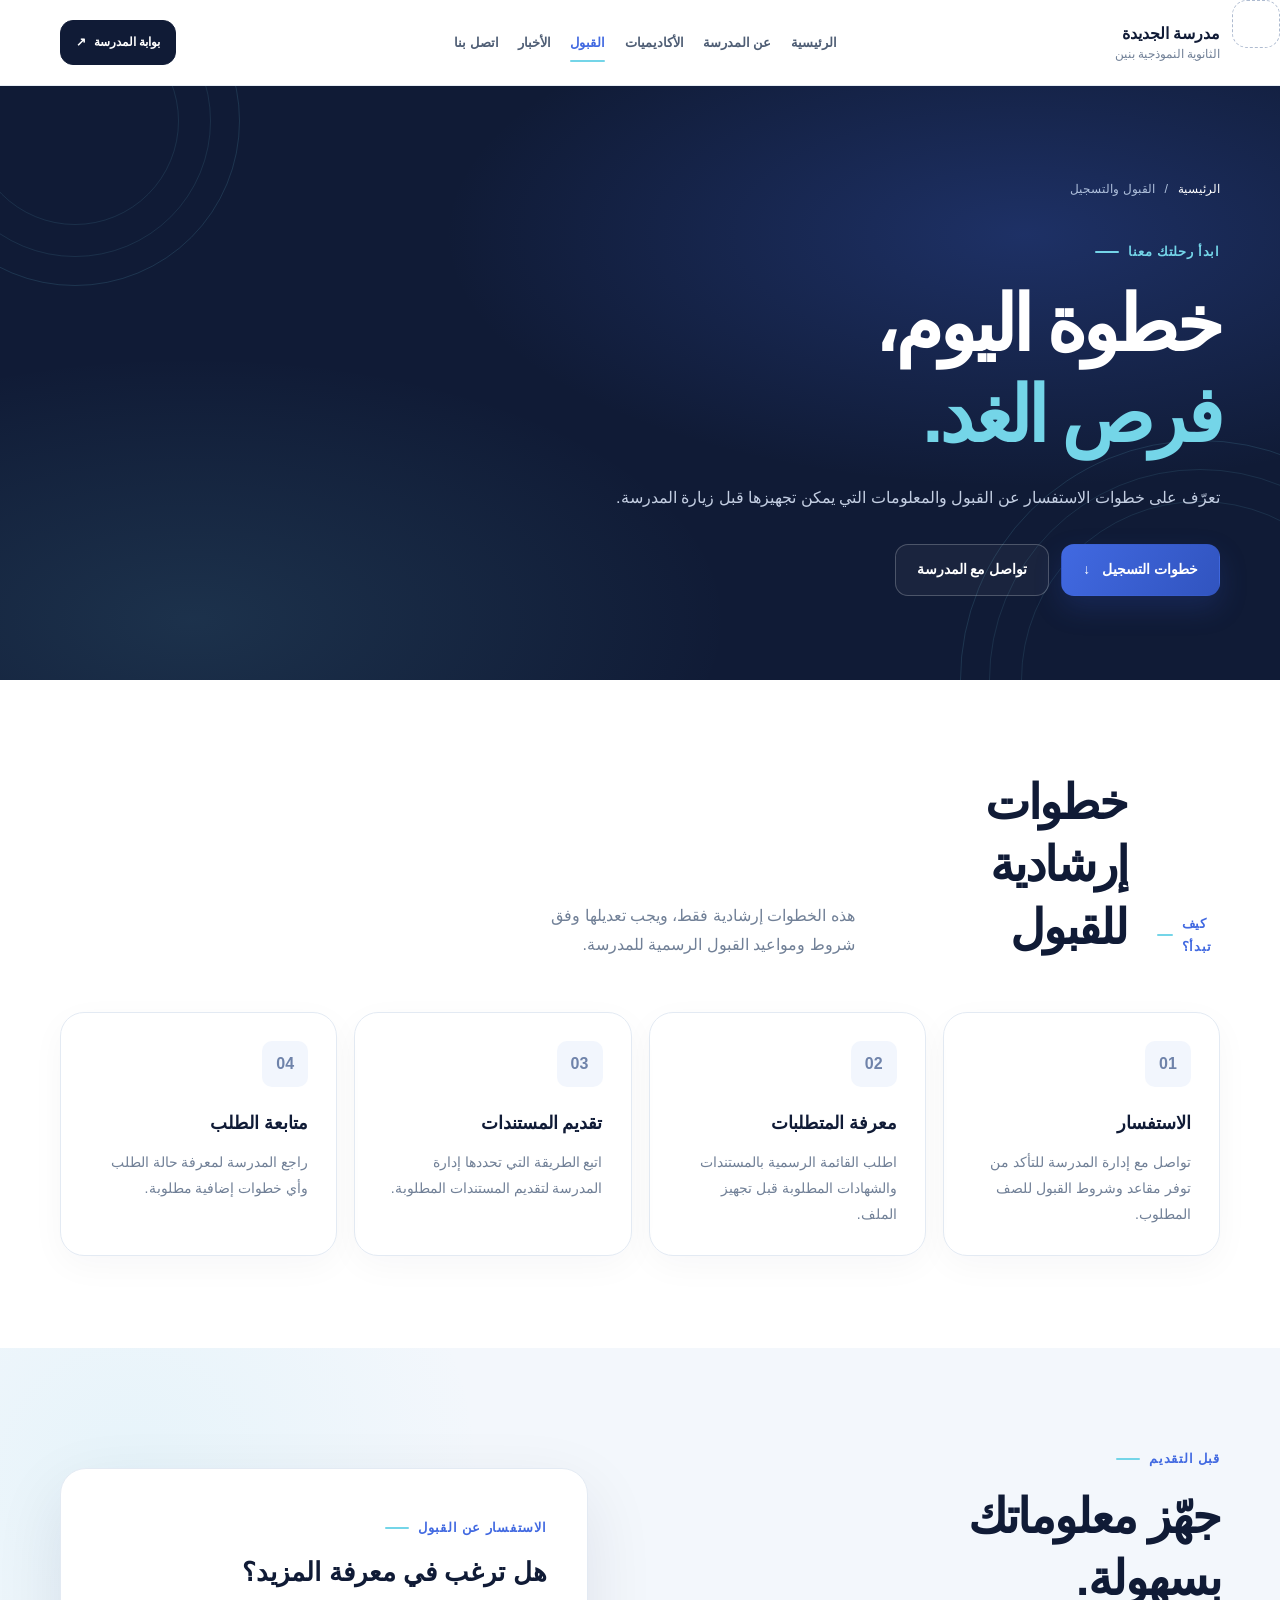
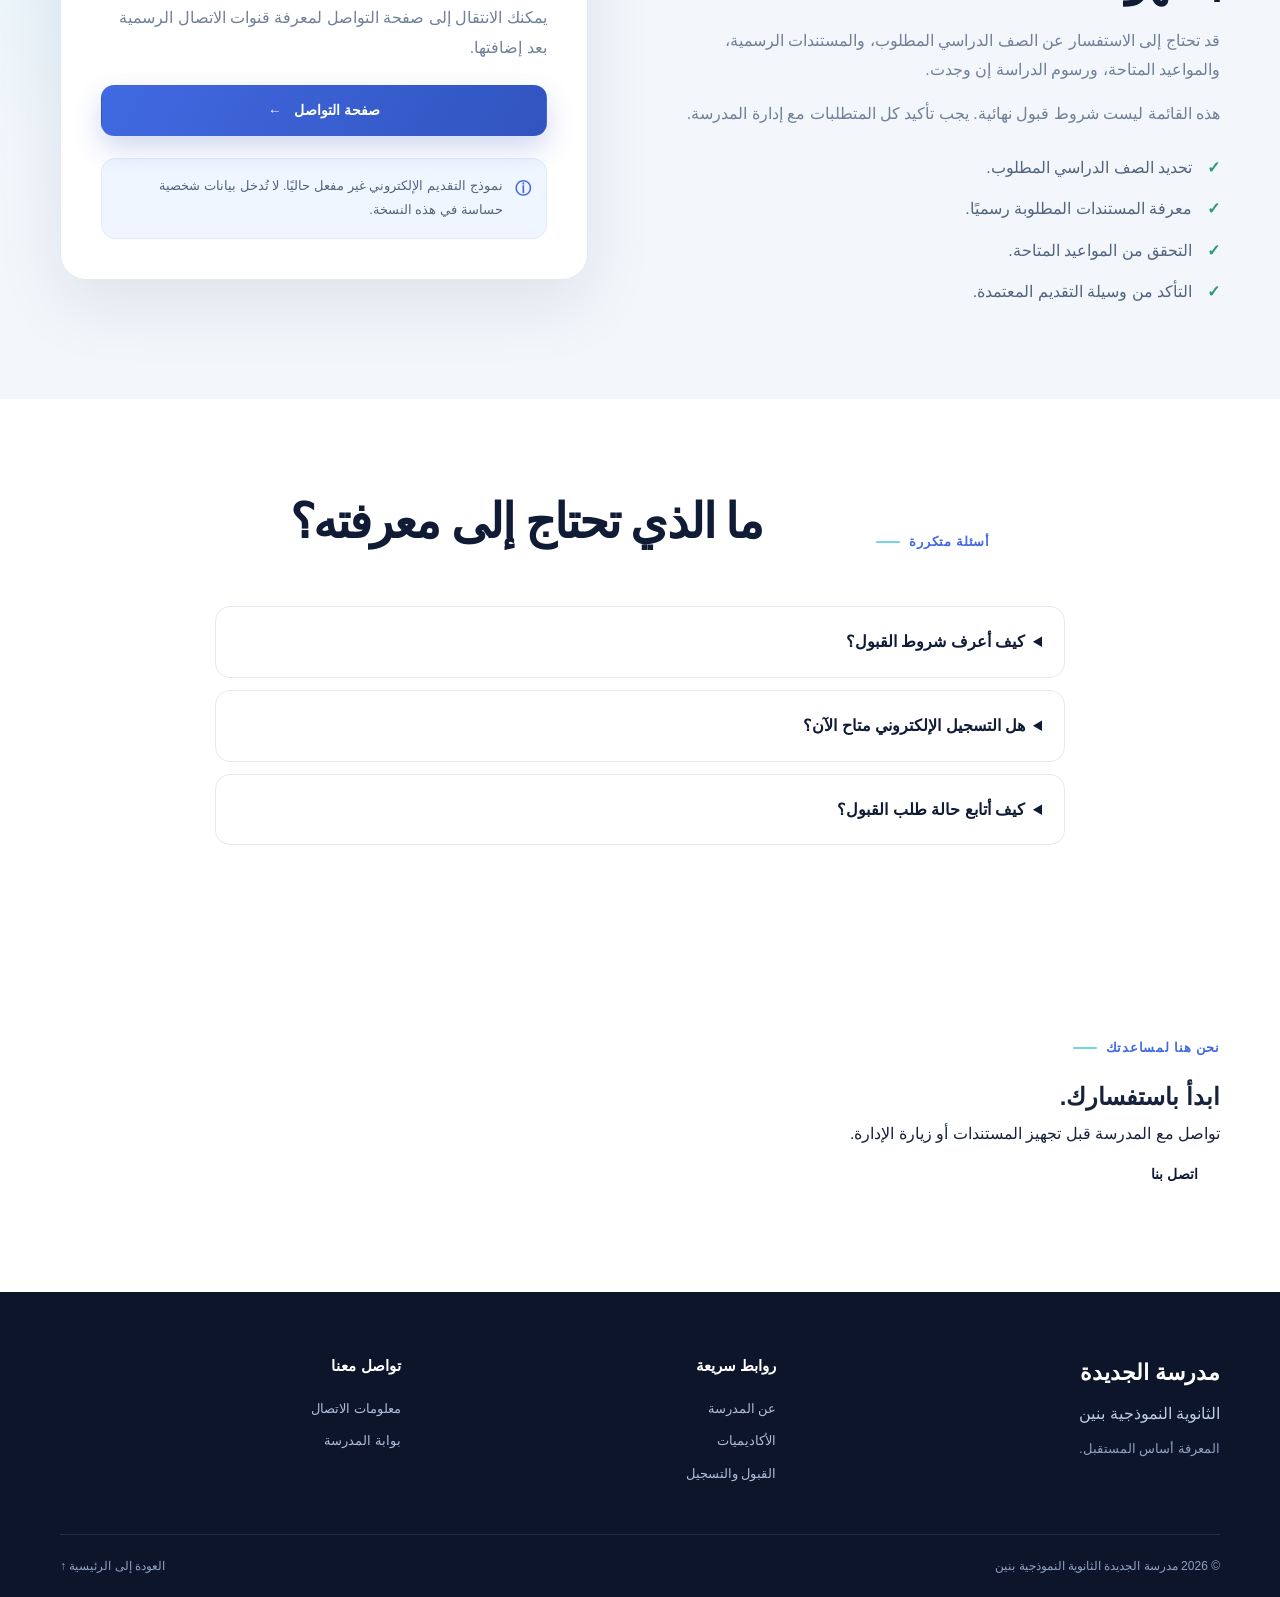
<file: admissions.html>
<!DOCTYPE html><html lang="ar" dir="rtl">
<head>
  <meta charset="UTF-8">
  <meta name="viewport" content="width=device-width, initial-scale=1.0">
  <meta name="theme-color" content="#101b36">
  <meta name="description" content="معلومات القبول والتسجيل في مدرسة الجديدة الثانوية النموذجية بنين.">
  <title>القبول والتسجيل | مدرسة الجديدة الثانوية النموذجية بنين</title>
  <link rel="stylesheet" href="style.css">
  <script src="script.js" defer></script>
</head>
<body data-page="admissions">
  <div class="page-loader" id="pageLoader"><div class="loader-mark"></div><p>مدرسة الجديدة الثانوية النموذجية بنين</p><span>نصنع مستقبلًا أفضل</span></div>
  <header class="site-header">
    <a class="brand" href="index.html"><span class="logo-placeholder"></span><span class="brand-text"><strong>مدرسة الجديدة</strong><small>الثانوية النموذجية بنين</small></span></a>
    <button class="menu-toggle" id="menuToggle" aria-label="فتح القائمة" aria-expanded="false"><span></span><span></span><span></span></button>
    <nav class="desktop-nav" aria-label="القائمة الرئيسية"><a href="index.html">الرئيسية</a><a href="about.html">عن المدرسة</a><a href="academics.html">الأكاديميات</a><a href="admissions.html" aria-current="page">القبول</a><a href="news.html">الأخبار</a><a href="contact.html">اتصل بنا</a></nav>
    <a href="portal.html" class="header-portal">بوابة المدرسة <span>↗</span></a>
  </header>
  <div class="site-overlay" id="siteOverlay"></div>
  <aside class="side-drawer" id="sideDrawer" aria-label="القائمة الجانبية">
    <div class="drawer-heading"><div><span class="eyebrow">اكتشف المدرسة</span><h2>القائمة الرئيسية</h2></div><button id="closeDrawer" class="icon-button" aria-label="إغلاق القائمة">✕</button></div>
    <nav class="drawer-links"><a href="index.html">⌂ <span>الرئيسية</span></a><a href="about.html">✦ <span>عن المدرسة</span></a><a href="academics.html">▤ <span>الأكاديميات والمناهج</span></a><a href="admissions.html">＋ <span>القبول والتسجيل</span></a><a href="activities.html">✧ <span>الأنشطة والإنجازات</span></a><a href="news.html">◷ <span>الأخبار والفعاليات</span></a><a href="contact.html">✉ <span>اتصل بنا</span></a><a href="portal.html">▣ <span>بوابة المدرسة</span><span class="coming-soon">قريبًا</span></a></nav>
    <div class="drawer-note"><span class="status-dot"></span><p>بوابة المدرسة الرقمية</p><small>يجري تجهيز الخدمات الإلكترونية.</small></div>
  </aside>  <main>
    <section class="inner-hero"><div class="hero-decoration hero-decoration-one"></div><div class="hero-decoration hero-decoration-two"></div><div class="container inner-hero-content">
      <div class="breadcrumbs"><a href="index.html">الرئيسية</a><span>/</span><span>القبول والتسجيل</span></div>
      <span class="eyebrow">ابدأ رحلتك معنا</span><h1>خطوة اليوم،<br><span>فرص الغد.</span></h1>
      <p>تعرّف على خطوات الاستفسار عن القبول والمعلومات التي يمكن تجهيزها قبل زيارة المدرسة.</p>
      <div class="hero-actions"><a href="#steps" class="btn btn-primary">خطوات التسجيل <span>↓</span></a><a href="contact.html" class="btn btn-outline">تواصل مع المدرسة</a></div>
    </div></section><section class="section"><div class="container">
  <div class="section-heading"><span class="eyebrow">كيف تبدأ؟</span><h2>خطوات إرشادية للقبول</h2><p>هذه الخطوات إرشادية فقط، ويجب تعديلها وفق شروط ومواعيد القبول الرسمية للمدرسة.</p></div>
  <div class="steps-grid" id="steps">
    <article class="step-card"><span class="step-number">01</span><h3>الاستفسار</h3><p>تواصل مع إدارة المدرسة للتأكد من توفر مقاعد وشروط القبول للصف المطلوب.</p></article>
    <article class="step-card"><span class="step-number">02</span><h3>معرفة المتطلبات</h3><p>اطلب القائمة الرسمية بالمستندات والشهادات المطلوبة قبل تجهيز الملف.</p></article>
    <article class="step-card"><span class="step-number">03</span><h3>تقديم المستندات</h3><p>اتبع الطريقة التي تحددها إدارة المدرسة لتقديم المستندات المطلوبة.</p></article>
    <article class="step-card"><span class="step-number">04</span><h3>متابعة الطلب</h3><p>راجع المدرسة لمعرفة حالة الطلب وأي خطوات إضافية مطلوبة.</p></article>
  </div>
</div></section>

<section class="section section-soft"><div class="container split-layout">
  <div class="section-copy"><span class="eyebrow">قبل التقديم</span><h2>جهّز معلوماتك<br>بسهولة.</h2><p>قد تحتاج إلى الاستفسار عن الصف الدراسي المطلوب، والمستندات الرسمية، والمواعيد المتاحة، ورسوم الدراسة إن وجدت.</p><p>هذه القائمة ليست شروط قبول نهائية. يجب تأكيد كل المتطلبات مع إدارة المدرسة.</p>
    <ul class="check-list"><li>تحديد الصف الدراسي المطلوب.</li><li>معرفة المستندات المطلوبة رسميًا.</li><li>التحقق من المواعيد المتاحة.</li><li>التأكد من وسيلة التقديم المعتمدة.</li></ul>
  </div>
  <div class="application-panel">
    <span class="eyebrow">الاستفسار عن القبول</span><h2>هل ترغب في معرفة المزيد؟</h2><p>يمكنك الانتقال إلى صفحة التواصل لمعرفة قنوات الاتصال الرسمية بعد إضافتها.</p>
    <a href="contact.html" class="btn btn-primary btn-full">صفحة التواصل <span>←</span></a>
    <div class="notice-box"><span>ⓘ</span><p>نموذج التقديم الإلكتروني غير مفعل حاليًا. لا تُدخل بيانات شخصية حساسة في هذه النسخة.</p></div>
  </div>
</div></section>

<section class="section"><div class="container"><div class="section-heading centered"><span class="eyebrow">أسئلة متكررة</span><h2>ما الذي تحتاج إلى معرفته؟</h2></div>
  <div class="faq-list">
    <details class="faq-item"><summary>كيف أعرف شروط القبول؟</summary><p>يرجى التواصل مع إدارة المدرسة للحصول على الشروط والمستندات الرسمية المحدثة.</p></details>
    <details class="faq-item"><summary>هل التسجيل الإلكتروني متاح الآن؟</summary><p>لا، هذه الصفحة تعريفية حاليًا. يحتاج التسجيل الإلكتروني الفعلي إلى نظام خلفي آمن لحفظ الطلبات وإدارتها.</p></details>
    <details class="faq-item"><summary>كيف أتابع حالة طلب القبول؟</summary><p>يمكن الاستفسار من إدارة المدرسة. ستصبح متابعة الطلب عبر البوابة متاحة بعد تطويرها وربطها بنظام فعلي.</p></details>
  </div>
</div></section>

<section class="section section-cta"><div class="container cta-panel"><div><span class="eyebrow">نحن هنا لمساعدتك</span><h2>ابدأ باستفسارك.</h2><p>تواصل مع المدرسة قبل تجهيز المستندات أو زيارة الإدارة.</p></div><div class="cta-actions"><a href="contact.html" class="btn btn-light">اتصل بنا</a><a href="about.html" class="btn btn-outline-light">عن المدرسة</a></div></div></section>

  </main>  <footer class="site-footer"><div class="container footer-grid"><div><div class="footer-brand">مدرسة الجديدة</div><p>الثانوية النموذجية بنين</p><small>المعرفة أساس المستقبل.</small></div><div><h3>روابط سريعة</h3><a href="about.html">عن المدرسة</a><a href="academics.html">الأكاديميات</a><a href="admissions.html">القبول والتسجيل</a></div><div><h3>تواصل معنا</h3><a href="contact.html">معلومات الاتصال</a><a href="portal.html">بوابة المدرسة</a></div></div><div class="container footer-bottom"><span>© <span data-current-year></span> مدرسة الجديدة الثانوية النموذجية بنين</span><a href="index.html">العودة إلى الرئيسية ↑</a></div></footer>
  <nav class="mobile-bottom-nav" aria-label="التنقل السريع"><a href="index.html"><span>⌂</span><small>الرئيسية</small></a><a href="academics.html"><span>▤</span><small>الأكاديميات</small></a><a href="admissions.html"><span>＋</span><small>القبول</small></a><a href="news.html"><span>◷</span><small>الأخبار</small></a><button type="button" id="bottomMenuToggle"><span>☰</span><small>القائمة</small></button></nav>
</body>
</html>
</file>
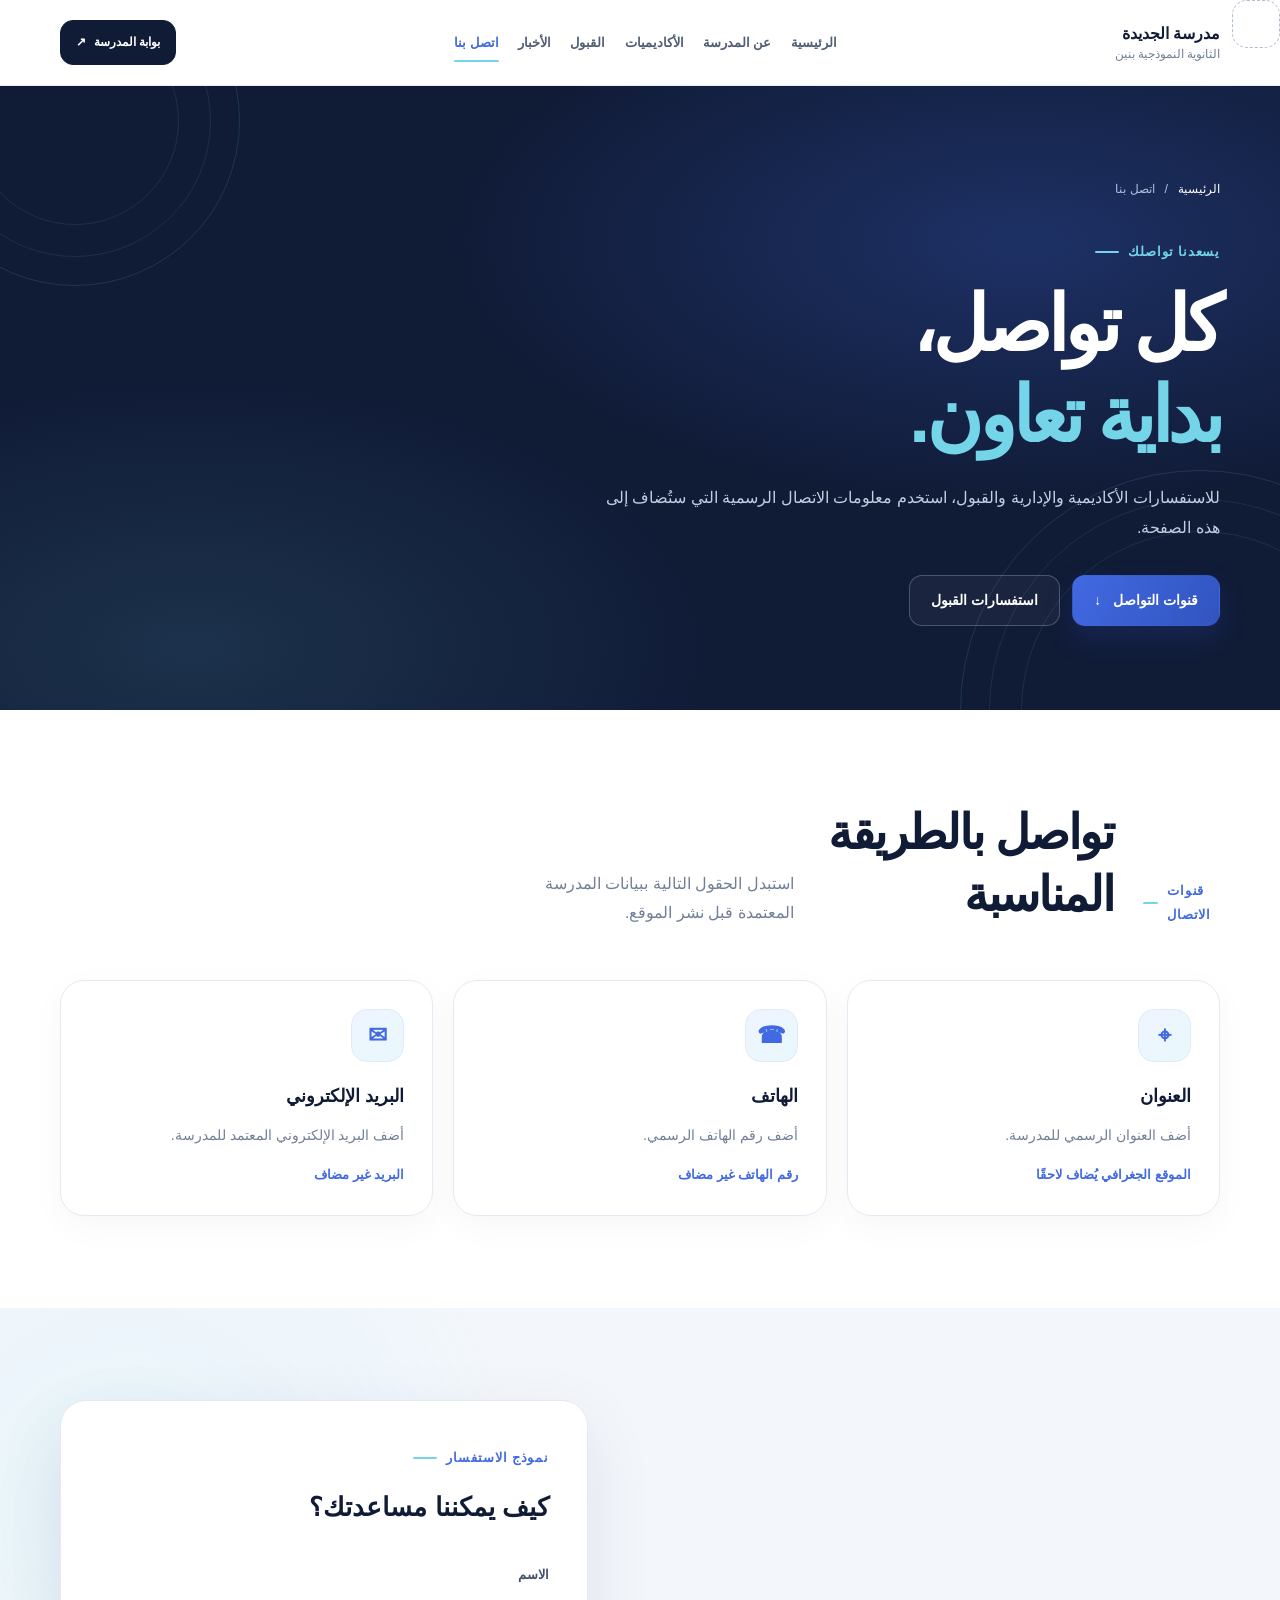
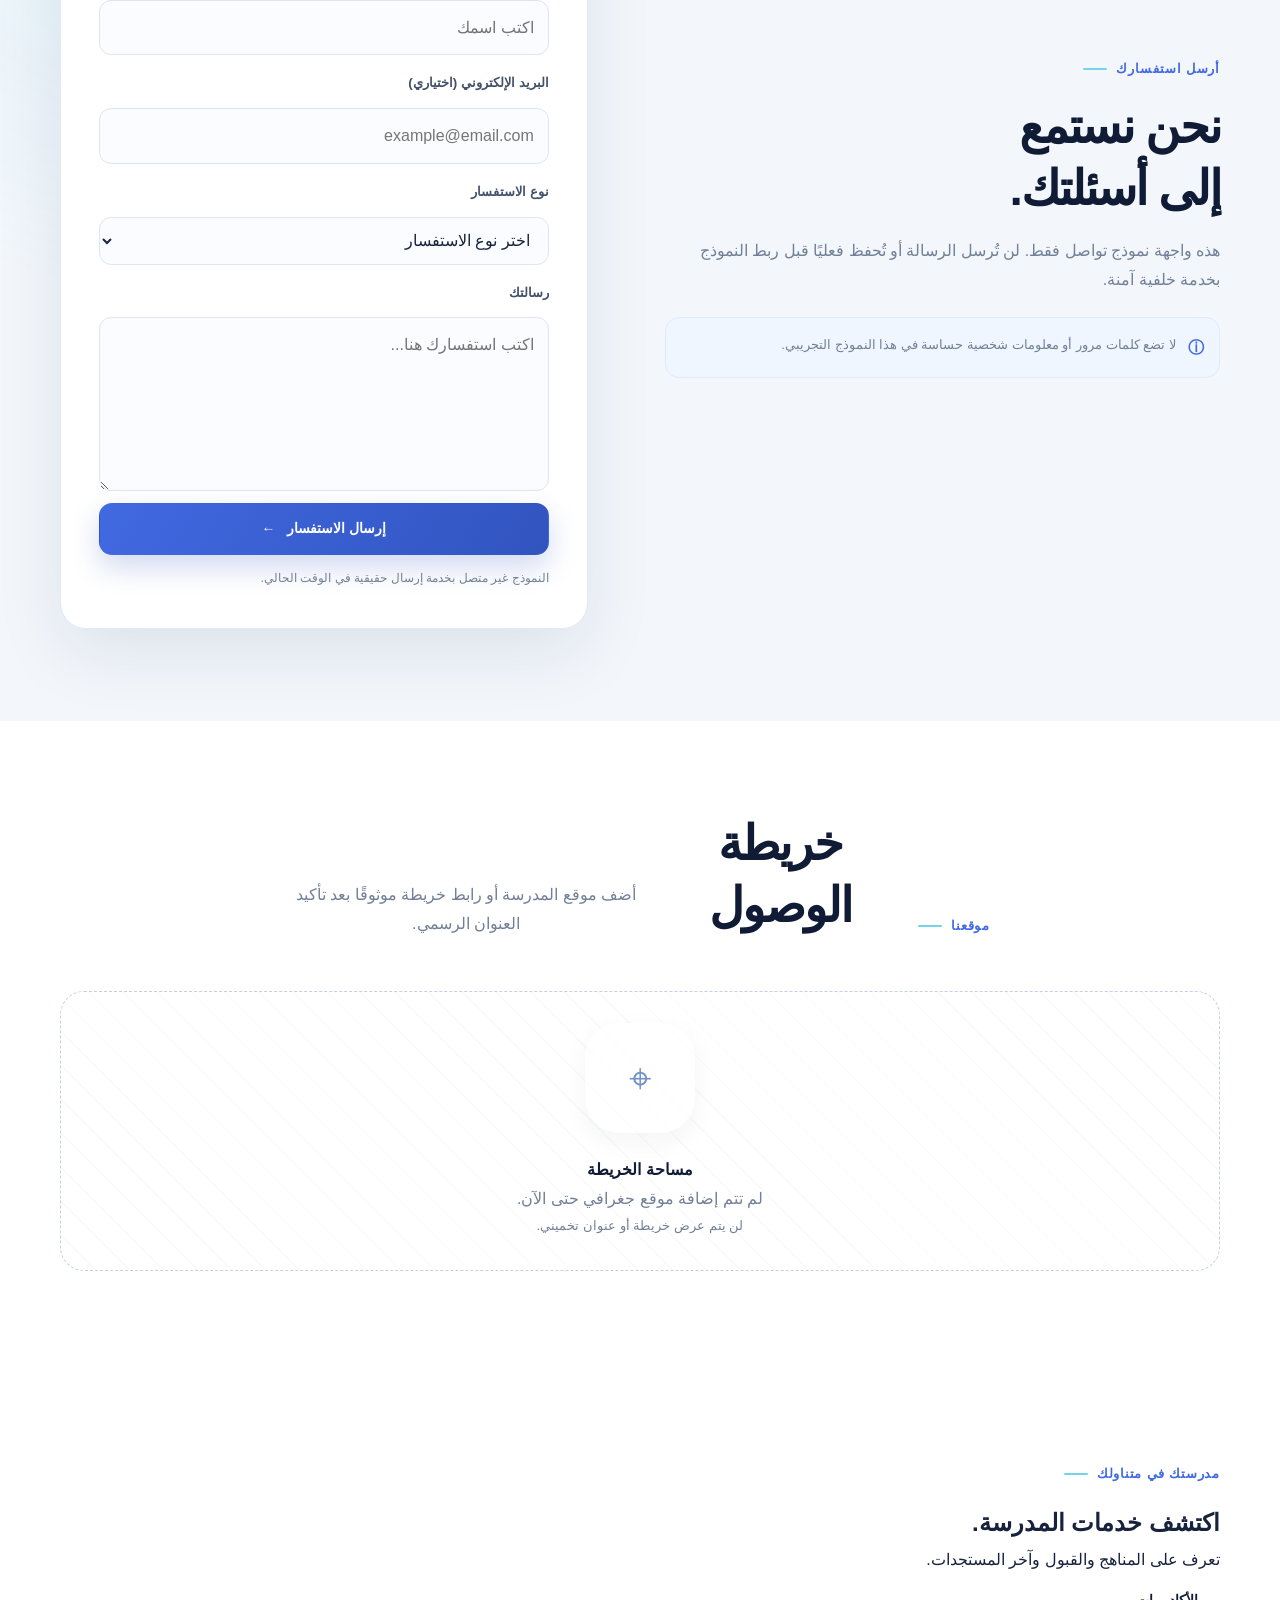
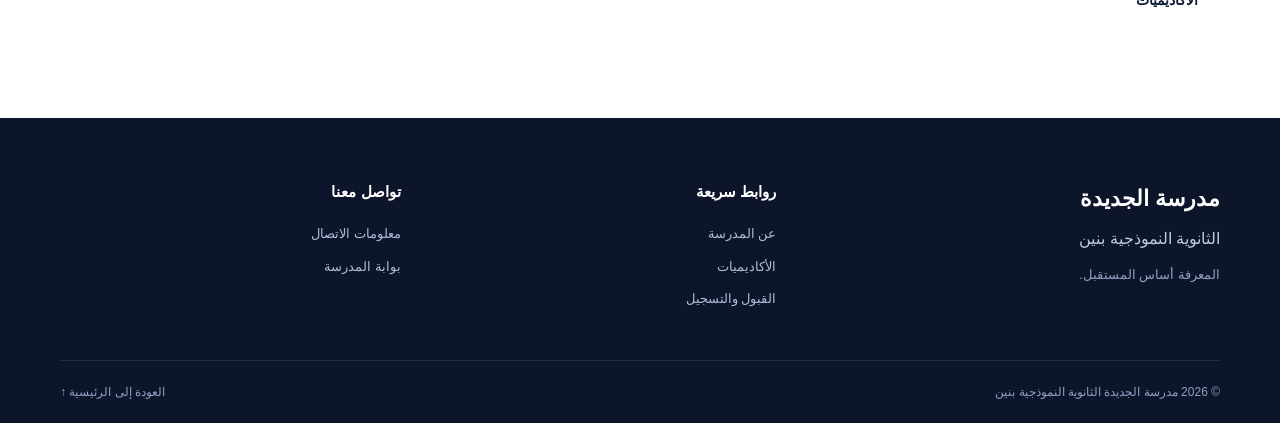
<file: contact.html>
<!DOCTYPE html><html lang="ar" dir="rtl">
<head>
  <meta charset="UTF-8"><meta name="viewport" content="width=device-width, initial-scale=1.0"><meta name="theme-color" content="#101b36">
  <meta name="description" content="قنوات التواصل والاستفسار عن مدرسة الجديدة الثانوية النموذجية بنين.">
  <title>اتصل بنا | مدرسة الجديدة الثانوية النموذجية بنين</title>
  <link rel="stylesheet" href="style.css"><script src="script.js" defer></script>
</head>
<body data-page="contact">
  <div class="page-loader" id="pageLoader"><div class="loader-mark"></div><p>مدرسة الجديدة الثانوية النموذجية بنين</p><span>نصنع مستقبلًا أفضل</span></div>
  <header class="site-header">
    <a class="brand" href="index.html"><span class="logo-placeholder"></span><span class="brand-text"><strong>مدرسة الجديدة</strong><small>الثانوية النموذجية بنين</small></span></a>
    <button class="menu-toggle" id="menuToggle" aria-label="فتح القائمة" aria-expanded="false"><span></span><span></span><span></span></button>
    <nav class="desktop-nav" aria-label="القائمة الرئيسية"><a href="index.html">الرئيسية</a><a href="about.html">عن المدرسة</a><a href="academics.html">الأكاديميات</a><a href="admissions.html">القبول</a><a href="news.html">الأخبار</a><a href="contact.html" aria-current="page">اتصل بنا</a></nav>
    <a href="portal.html" class="header-portal">بوابة المدرسة <span>↗</span></a>
  </header>
  <div class="site-overlay" id="siteOverlay"></div>
  <aside class="side-drawer" id="sideDrawer" aria-label="القائمة الجانبية">
    <div class="drawer-heading"><div><span class="eyebrow">اكتشف المدرسة</span><h2>القائمة الرئيسية</h2></div><button id="closeDrawer" class="icon-button" aria-label="إغلاق القائمة">✕</button></div>
    <nav class="drawer-links"><a href="index.html">⌂ <span>الرئيسية</span></a><a href="about.html">✦ <span>عن المدرسة</span></a><a href="academics.html">▤ <span>الأكاديميات والمناهج</span></a><a href="admissions.html">＋ <span>القبول والتسجيل</span></a><a href="activities.html">✧ <span>الأنشطة والإنجازات</span></a><a href="news.html">◷ <span>الأخبار والفعاليات</span></a><a href="contact.html">✉ <span>اتصل بنا</span></a><a href="portal.html">▣ <span>بوابة المدرسة</span><span class="coming-soon">قريبًا</span></a></nav>
    <div class="drawer-note"><span class="status-dot"></span><p>بوابة المدرسة الرقمية</p><small>يجري تجهيز الخدمات الإلكترونية.</small></div>
  </aside>  <main>
    <section class="inner-hero"><div class="hero-decoration hero-decoration-one"></div><div class="hero-decoration hero-decoration-two"></div><div class="container inner-hero-content">
      <div class="breadcrumbs"><a href="index.html">الرئيسية</a><span>/</span><span>اتصل بنا</span></div>
      <span class="eyebrow">يسعدنا تواصلك</span><h1>كل تواصل،<br><span>بداية تعاون.</span></h1>
      <p>للاستفسارات الأكاديمية والإدارية والقبول، استخدم معلومات الاتصال الرسمية التي ستُضاف إلى هذه الصفحة.</p>
      <div class="hero-actions"><a href="#contactDetails" class="btn btn-primary">قنوات التواصل <span>↓</span></a><a href="admissions.html" class="btn btn-outline">استفسارات القبول</a></div>
    </div></section><section class="section"><div class="container">
  <div class="section-heading"><span class="eyebrow">قنوات الاتصال</span><h2>تواصل بالطريقة المناسبة</h2><p>استبدل الحقول التالية ببيانات المدرسة المعتمدة قبل نشر الموقع.</p></div>
  <div class="contact-grid" id="contactDetails">
    <article class="contact-card"><span class="feature-icon">⌖</span><h3>العنوان</h3><p>أضف العنوان الرسمي للمدرسة.</p><span class="contact-detail">الموقع الجغرافي يُضاف لاحقًا</span></article>
    <article class="contact-card"><span class="feature-icon">☎</span><h3>الهاتف</h3><p>أضف رقم الهاتف الرسمي.</p><span class="contact-detail">رقم الهاتف غير مضاف</span></article>
    <article class="contact-card"><span class="feature-icon">✉</span><h3>البريد الإلكتروني</h3><p>أضف البريد الإلكتروني المعتمد للمدرسة.</p><span class="contact-detail">البريد غير مضاف</span></article>
  </div>
</div></section>

<section class="section section-soft"><div class="container split-layout">
  <div class="section-copy"><span class="eyebrow">أرسل استفسارك</span><h2>نحن نستمع<br>إلى أسئلتك.</h2><p>هذه واجهة نموذج تواصل فقط. لن تُرسل الرسالة أو تُحفظ فعليًا قبل ربط النموذج بخدمة خلفية آمنة.</p>
    <div class="notice-box"><span>ⓘ</span><p>لا تضع كلمات مرور أو معلومات شخصية حساسة في هذا النموذج التجريبي.</p></div>
  </div>
  <form class="contact-form" id="contactForm">
    <div class="form-heading"><span class="eyebrow">نموذج الاستفسار</span><h2>كيف يمكننا مساعدتك؟</h2></div>
    <label for="visitorName">الاسم</label><input id="visitorName" name="name" type="text" placeholder="اكتب اسمك" required maxlength="100">
    <label for="visitorEmail">البريد الإلكتروني (اختياري)</label><input id="visitorEmail" name="email" type="email" placeholder="example@email.com" maxlength="150">
    <label for="visitorTopic">نوع الاستفسار</label><select id="visitorTopic" name="topic" required><option value="">اختر نوع الاستفسار</option><option>القبول والتسجيل</option><option>المناهج والتعليم</option><option>الأنشطة والفعاليات</option><option>استفسار عام</option></select>
    <label for="visitorMessage">رسالتك</label><textarea id="visitorMessage" name="message" rows="5" placeholder="اكتب استفسارك هنا..." required maxlength="2000"></textarea>
    <button class="btn btn-primary btn-full" type="submit">إرسال الاستفسار <span>←</span></button>
    <p class="form-disclaimer">النموذج غير متصل بخدمة إرسال حقيقية في الوقت الحالي.</p>
    <p class="form-feedback" id="contactFeedback" role="status" hidden></p>
  </form>
</div></section>

<section class="section"><div class="container"><div class="section-heading centered"><span class="eyebrow">موقعنا</span><h2>خريطة الوصول</h2><p>أضف موقع المدرسة أو رابط خريطة موثوقًا بعد تأكيد العنوان الرسمي.</p></div>
  <div class="map-placeholder"><span class="placeholder-icon">⌖</span><strong>مساحة الخريطة</strong><p>لم تتم إضافة موقع جغرافي حتى الآن.</p><small>لن يتم عرض خريطة أو عنوان تخميني.</small></div>
</div></section>

<section class="section section-cta"><div class="container cta-panel"><div><span class="eyebrow">مدرستك في متناولك</span><h2>اكتشف خدمات المدرسة.</h2><p>تعرف على المناهج والقبول وآخر المستجدات.</p></div><div class="cta-actions"><a href="academics.html" class="btn btn-light">الأكاديميات</a><a href="news.html" class="btn btn-outline-light">الأخبار والفعاليات</a></div></div></section>

  </main>  <footer class="site-footer"><div class="container footer-grid"><div><div class="footer-brand">مدرسة الجديدة</div><p>الثانوية النموذجية بنين</p><small>المعرفة أساس المستقبل.</small></div><div><h3>روابط سريعة</h3><a href="about.html">عن المدرسة</a><a href="academics.html">الأكاديميات</a><a href="admissions.html">القبول والتسجيل</a></div><div><h3>تواصل معنا</h3><a href="contact.html">معلومات الاتصال</a><a href="portal.html">بوابة المدرسة</a></div></div><div class="container footer-bottom"><span>© <span data-current-year></span> مدرسة الجديدة الثانوية النموذجية بنين</span><a href="index.html">العودة إلى الرئيسية ↑</a></div></footer>
  <nav class="mobile-bottom-nav" aria-label="التنقل السريع"><a href="index.html"><span>⌂</span><small>الرئيسية</small></a><a href="academics.html"><span>▤</span><small>الأكاديميات</small></a><a href="admissions.html"><span>＋</span><small>القبول</small></a><a href="news.html"><span>◷</span><small>الأخبار</small></a><button type="button" id="bottomMenuToggle"><span>☰</span><small>القائمة</small></button></nav>
</body>
</html>
</file>
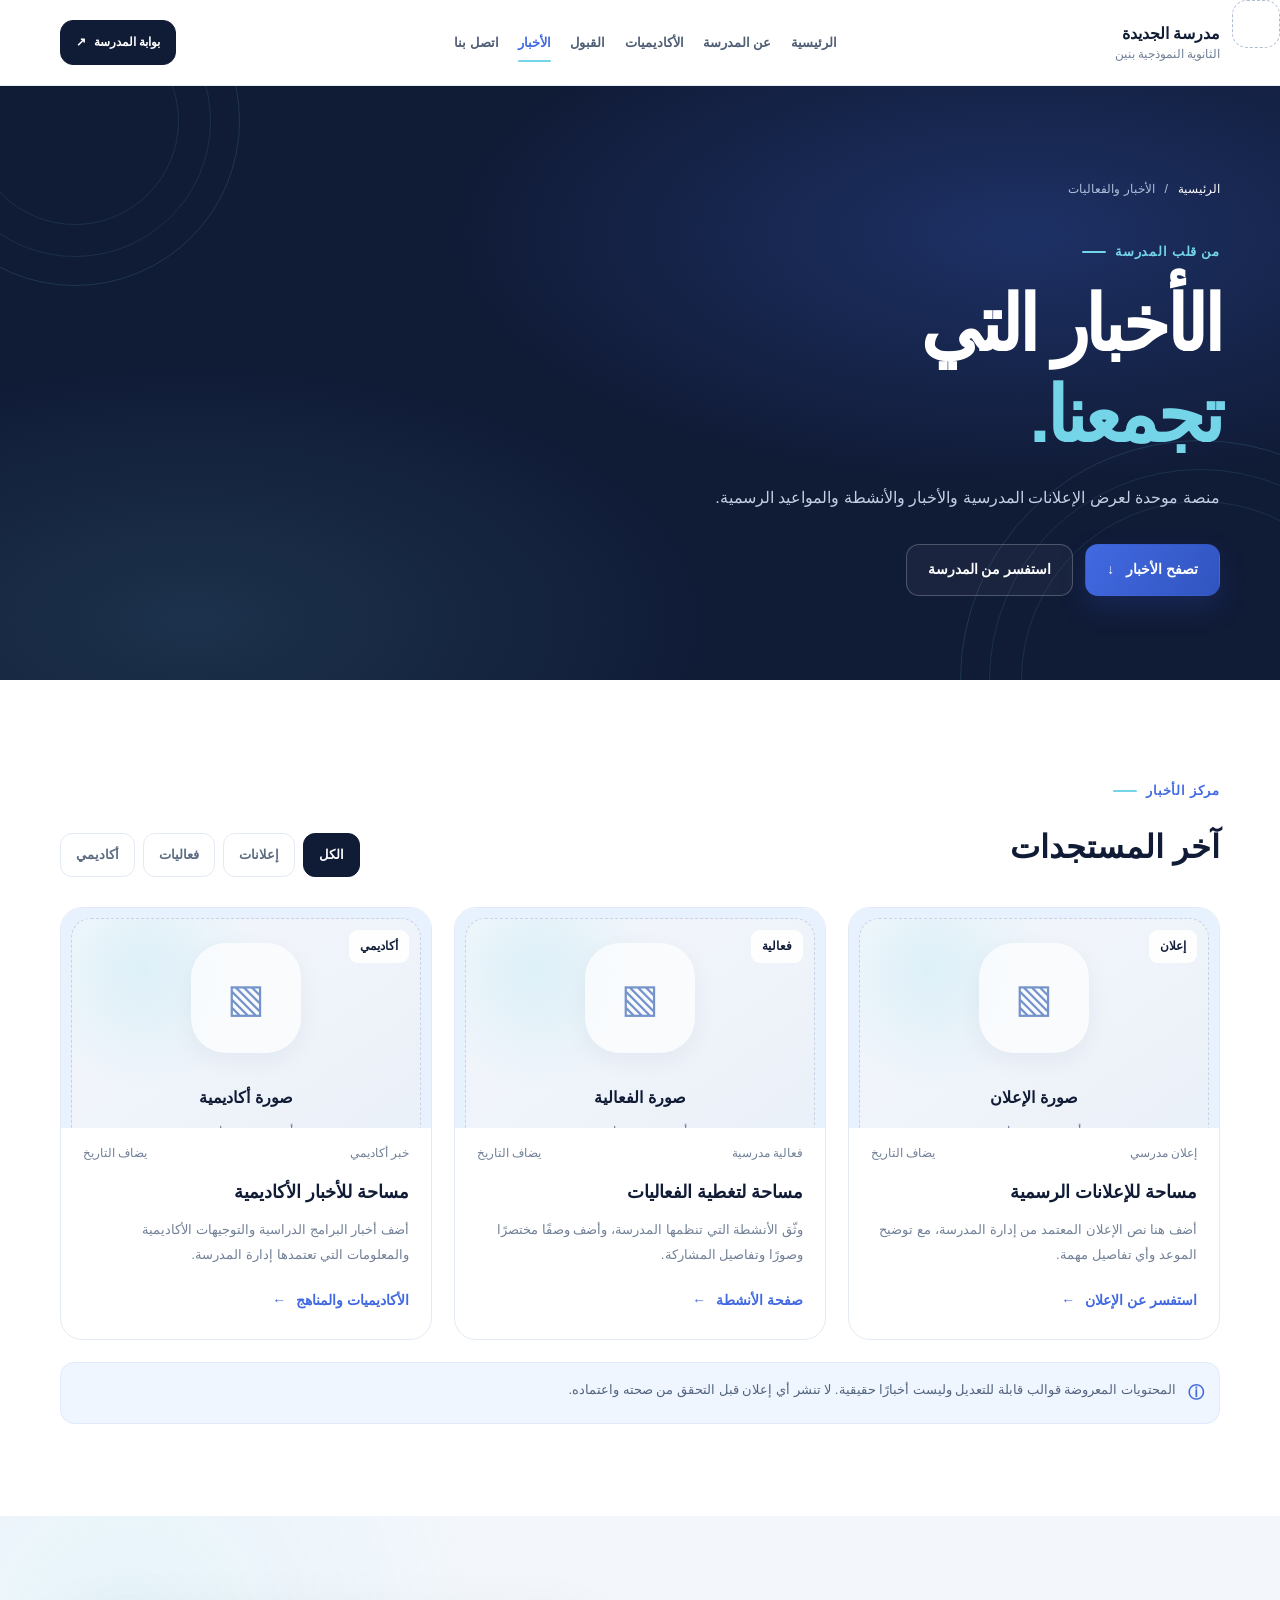
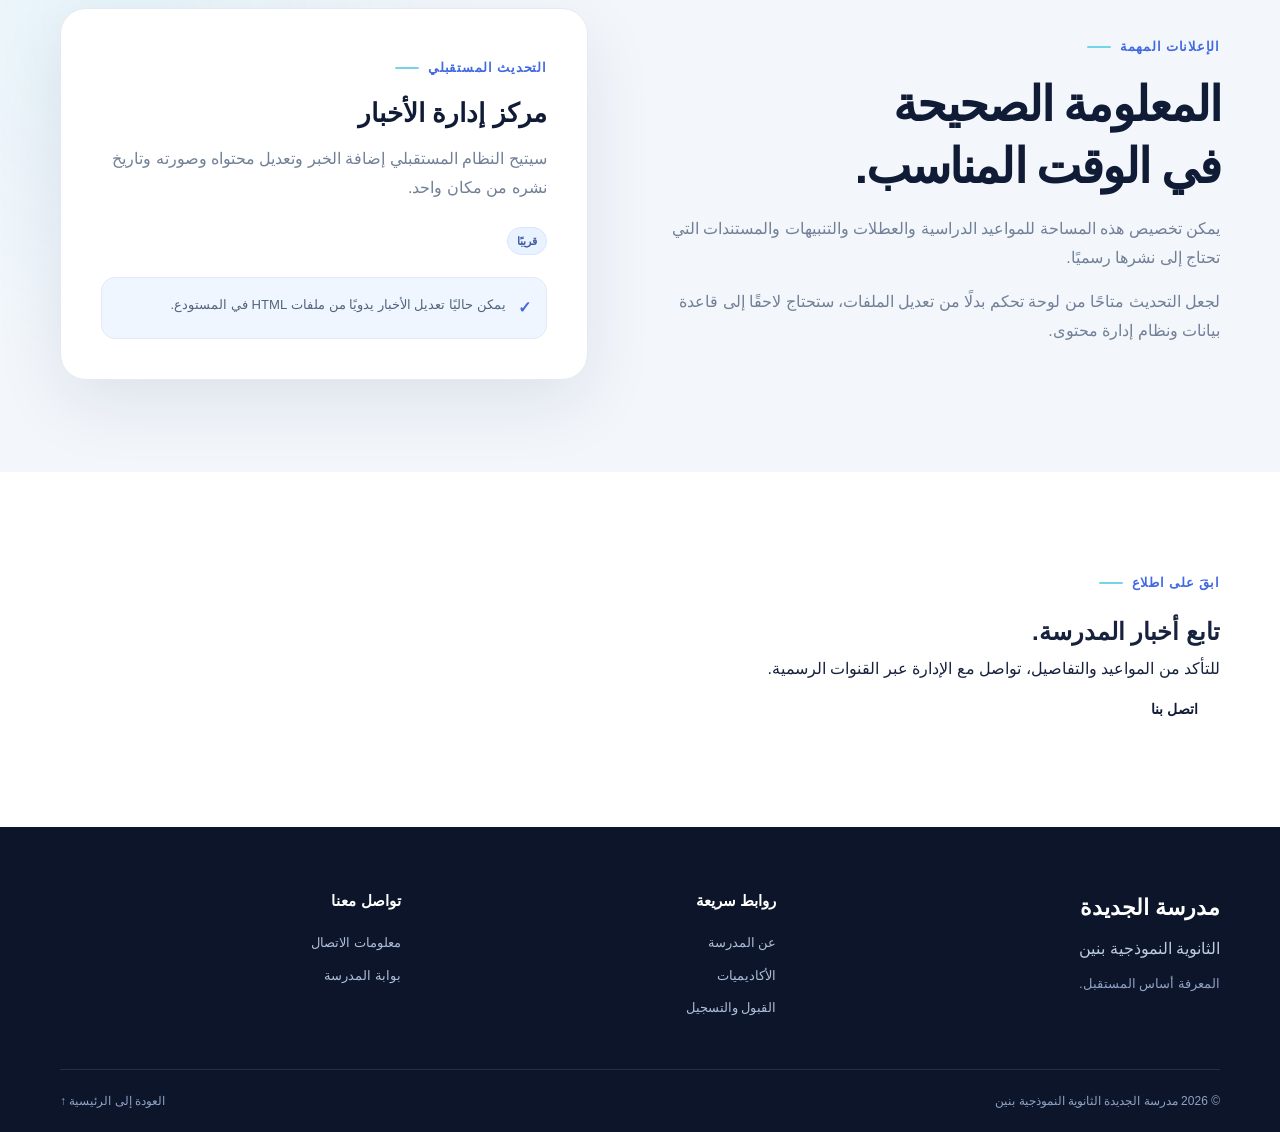
<file: news.html>
<!DOCTYPE html><html lang="ar" dir="rtl">
<head>
  <meta charset="UTF-8"><meta name="viewport" content="width=device-width, initial-scale=1.0"><meta name="theme-color" content="#101b36">
  <meta name="description" content="آخر أخبار وإعلانات وفعاليات مدرسة الجديدة الثانوية النموذجية بنين.">
  <title>الأخبار والفعاليات | مدرسة الجديدة الثانوية النموذجية بنين</title>
  <link rel="stylesheet" href="style.css"><script src="script.js" defer></script>
</head>
<body data-page="news">
  <div class="page-loader" id="pageLoader"><div class="loader-mark"></div><p>مدرسة الجديدة الثانوية النموذجية بنين</p><span>نصنع مستقبلًا أفضل</span></div>
  <header class="site-header">
    <a class="brand" href="index.html"><span class="logo-placeholder"></span><span class="brand-text"><strong>مدرسة الجديدة</strong><small>الثانوية النموذجية بنين</small></span></a>
    <button class="menu-toggle" id="menuToggle" aria-label="فتح القائمة" aria-expanded="false"><span></span><span></span><span></span></button>
    <nav class="desktop-nav" aria-label="القائمة الرئيسية"><a href="index.html">الرئيسية</a><a href="about.html">عن المدرسة</a><a href="academics.html">الأكاديميات</a><a href="admissions.html">القبول</a><a href="news.html" aria-current="page">الأخبار</a><a href="contact.html">اتصل بنا</a></nav>
    <a href="portal.html" class="header-portal">بوابة المدرسة <span>↗</span></a>
  </header>
  <div class="site-overlay" id="siteOverlay"></div>
  <aside class="side-drawer" id="sideDrawer" aria-label="القائمة الجانبية">
    <div class="drawer-heading"><div><span class="eyebrow">اكتشف المدرسة</span><h2>القائمة الرئيسية</h2></div><button id="closeDrawer" class="icon-button" aria-label="إغلاق القائمة">✕</button></div>
    <nav class="drawer-links"><a href="index.html">⌂ <span>الرئيسية</span></a><a href="about.html">✦ <span>عن المدرسة</span></a><a href="academics.html">▤ <span>الأكاديميات والمناهج</span></a><a href="admissions.html">＋ <span>القبول والتسجيل</span></a><a href="activities.html">✧ <span>الأنشطة والإنجازات</span></a><a href="news.html">◷ <span>الأخبار والفعاليات</span></a><a href="contact.html">✉ <span>اتصل بنا</span></a><a href="portal.html">▣ <span>بوابة المدرسة</span><span class="coming-soon">قريبًا</span></a></nav>
    <div class="drawer-note"><span class="status-dot"></span><p>بوابة المدرسة الرقمية</p><small>يجري تجهيز الخدمات الإلكترونية.</small></div>
  </aside>  <main>
    <section class="inner-hero"><div class="hero-decoration hero-decoration-one"></div><div class="hero-decoration hero-decoration-two"></div><div class="container inner-hero-content">
      <div class="breadcrumbs"><a href="index.html">الرئيسية</a><span>/</span><span>الأخبار والفعاليات</span></div>
      <span class="eyebrow">من قلب المدرسة</span><h1>الأخبار التي<br><span>تجمعنا.</span></h1>
      <p>منصة موحدة لعرض الإعلانات المدرسية والأخبار والأنشطة والمواعيد الرسمية.</p>
      <div class="hero-actions"><a href="#newsList" class="btn btn-primary">تصفح الأخبار <span>↓</span></a><a href="contact.html" class="btn btn-outline">استفسر من المدرسة</a></div>
    </div></section><section class="section"><div class="container">
  <div class="news-toolbar"><div><span class="eyebrow">مركز الأخبار</span><h2>آخر المستجدات</h2></div><div class="news-filters" role="group" aria-label="تصفية الأخبار"><button class="filter-button active" data-filter="all">الكل</button><button class="filter-button" data-filter="announcement">إعلانات</button><button class="filter-button" data-filter="event">فعاليات</button><button class="filter-button" data-filter="academic">أكاديمي</button></div></div>
  <div class="news-grid" id="newsList">
    <article class="news-card" data-category="announcement"><div class="news-image"><div class="image-placeholder"><span class="placeholder-icon">▧</span><strong>صورة الإعلان</strong><small>أضف صورة مناسبة</small></div><span class="news-category">إعلان</span></div><div class="news-body"><div class="news-meta"><span>إعلان مدرسي</span><span>يضاف التاريخ</span></div><h3>مساحة للإعلانات الرسمية</h3><p>أضف هنا نص الإعلان المعتمد من إدارة المدرسة، مع توضيح الموعد وأي تفاصيل مهمة.</p><a href="contact.html" class="text-link">استفسر عن الإعلان <span>←</span></a></div></article>
    <article class="news-card" data-category="event"><div class="news-image"><div class="image-placeholder"><span class="placeholder-icon">▧</span><strong>صورة الفعالية</strong><small>أضف صورة مناسبة</small></div><span class="news-category">فعالية</span></div><div class="news-body"><div class="news-meta"><span>فعالية مدرسية</span><span>يضاف التاريخ</span></div><h3>مساحة لتغطية الفعاليات</h3><p>وثّق الأنشطة التي تنظمها المدرسة، وأضف وصفًا مختصرًا وصورًا وتفاصيل المشاركة.</p><a href="activities.html" class="text-link">صفحة الأنشطة <span>←</span></a></div></article>
    <article class="news-card" data-category="academic"><div class="news-image"><div class="image-placeholder"><span class="placeholder-icon">▧</span><strong>صورة أكاديمية</strong><small>أضف صورة مناسبة</small></div><span class="news-category">أكاديمي</span></div><div class="news-body"><div class="news-meta"><span>خبر أكاديمي</span><span>يضاف التاريخ</span></div><h3>مساحة للأخبار الأكاديمية</h3><p>أضف أخبار البرامج الدراسية والتوجيهات الأكاديمية والمعلومات التي تعتمدها إدارة المدرسة.</p><a href="academics.html" class="text-link">الأكاديميات والمناهج <span>←</span></a></div></article>
  </div>
  <div class="notice-box"><span>ⓘ</span><p>المحتويات المعروضة قوالب قابلة للتعديل وليست أخبارًا حقيقية. لا تنشر أي إعلان قبل التحقق من صحته واعتماده.</p></div>
</div></section>

<section class="section section-soft"><div class="container split-layout">
  <div class="section-copy"><span class="eyebrow">الإعلانات المهمة</span><h2>المعلومة الصحيحة<br>في الوقت المناسب.</h2><p>يمكن تخصيص هذه المساحة للمواعيد الدراسية والعطلات والتنبيهات والمستندات التي تحتاج إلى نشرها رسميًا.</p><p>لجعل التحديث متاحًا من لوحة تحكم بدلًا من تعديل الملفات، ستحتاج لاحقًا إلى قاعدة بيانات ونظام إدارة محتوى.</p></div>
  <div class="application-panel"><span class="eyebrow">التحديث المستقبلي</span><h2>مركز إدارة الأخبار</h2><p>سيتيح النظام المستقبلي إضافة الخبر وتعديل محتواه وصورته وتاريخ نشره من مكان واحد.</p><span class="coming-soon">قريبًا</span><div class="notice-box"><span>✓</span><p>يمكن حاليًا تعديل الأخبار يدويًا من ملفات HTML في المستودع.</p></div></div>
</div></section>

<section class="section section-cta"><div class="container cta-panel"><div><span class="eyebrow">ابقَ على اطلاع</span><h2>تابع أخبار المدرسة.</h2><p>للتأكد من المواعيد والتفاصيل، تواصل مع الإدارة عبر القنوات الرسمية.</p></div><div class="cta-actions"><a href="contact.html" class="btn btn-light">اتصل بنا</a><a href="portal.html" class="btn btn-outline-light">بوابة المدرسة</a></div></div></section>

  </main>  <footer class="site-footer"><div class="container footer-grid"><div><div class="footer-brand">مدرسة الجديدة</div><p>الثانوية النموذجية بنين</p><small>المعرفة أساس المستقبل.</small></div><div><h3>روابط سريعة</h3><a href="about.html">عن المدرسة</a><a href="academics.html">الأكاديميات</a><a href="admissions.html">القبول والتسجيل</a></div><div><h3>تواصل معنا</h3><a href="contact.html">معلومات الاتصال</a><a href="portal.html">بوابة المدرسة</a></div></div><div class="container footer-bottom"><span>© <span data-current-year></span> مدرسة الجديدة الثانوية النموذجية بنين</span><a href="index.html">العودة إلى الرئيسية ↑</a></div></footer>
  <nav class="mobile-bottom-nav" aria-label="التنقل السريع"><a href="index.html"><span>⌂</span><small>الرئيسية</small></a><a href="academics.html"><span>▤</span><small>الأكاديميات</small></a><a href="admissions.html"><span>＋</span><small>القبول</small></a><a href="news.html"><span>◷</span><small>الأخبار</small></a><button type="button" id="bottomMenuToggle"><span>☰</span><small>القائمة</small></button></nav>
</body>
</html>
</file>
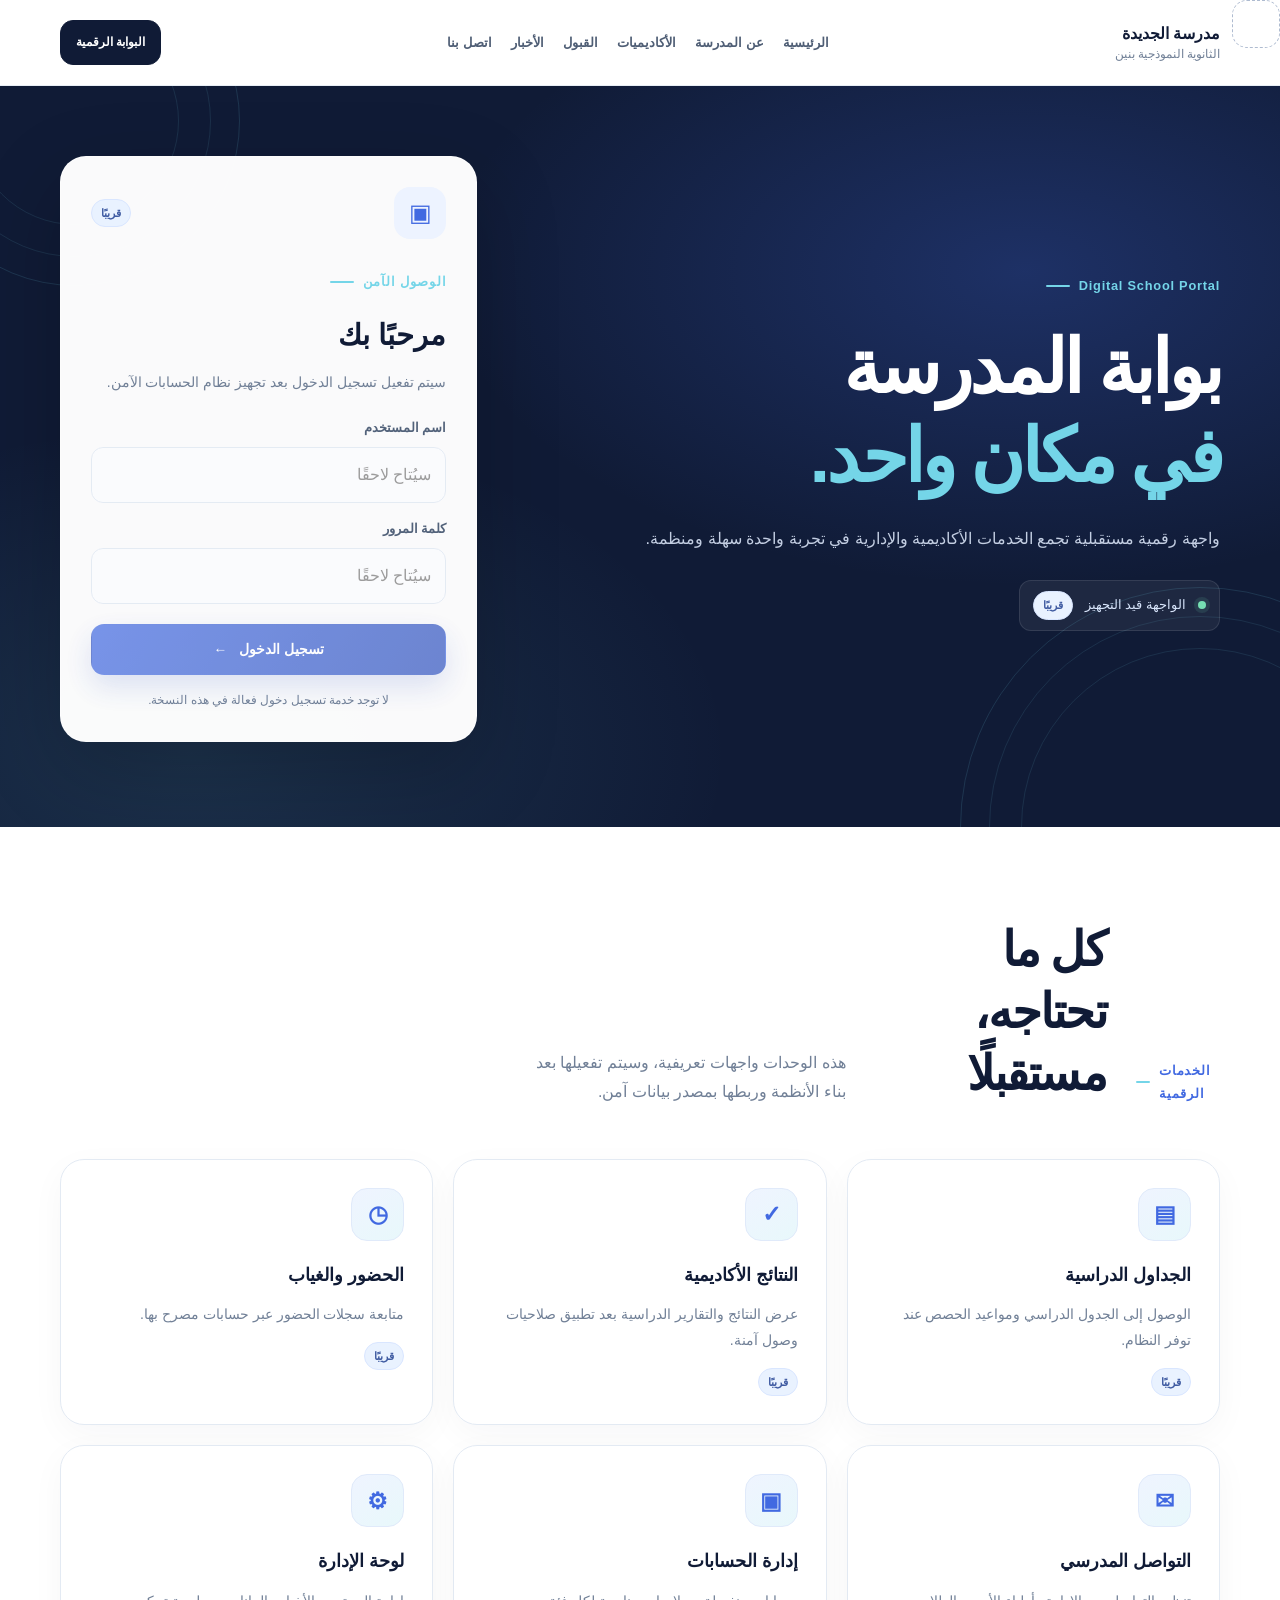
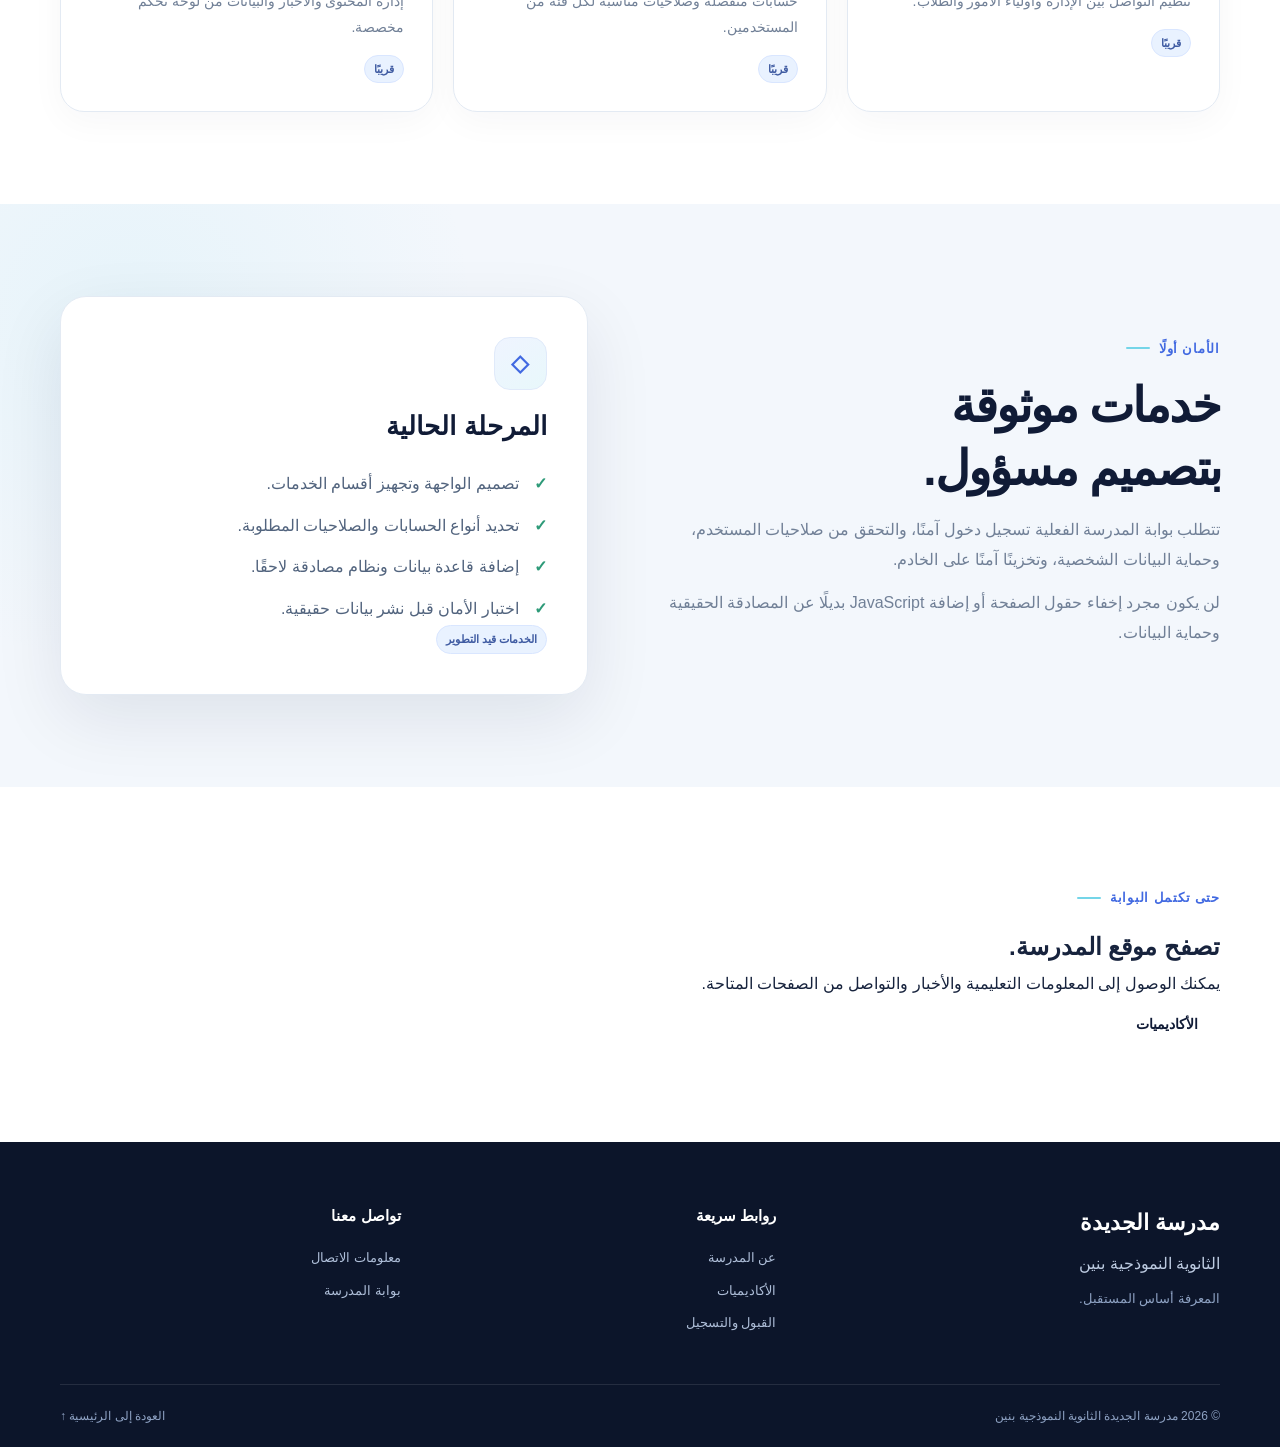
<file: portal.html>
<!DOCTYPE html><html lang="ar" dir="rtl">
<head>
  <meta charset="UTF-8"><meta name="viewport" content="width=device-width, initial-scale=1.0"><meta name="theme-color" content="#101b36">
  <meta name="description" content="البوابة الرقمية لمدرسة الجديدة الثانوية النموذجية بنين.">
  <title>بوابة المدرسة | مدرسة الجديدة الثانوية النموذجية بنين</title>
  <link rel="stylesheet" href="style.css"><script src="script.js" defer></script>
</head>
<body data-page="portal">
  <div class="page-loader" id="pageLoader"><div class="loader-mark"></div><p>مدرسة الجديدة الثانوية النموذجية بنين</p><span>نصنع مستقبلًا أفضل</span></div>
  <header class="site-header">
    <a class="brand" href="index.html"><span class="logo-placeholder"></span><span class="brand-text"><strong>مدرسة الجديدة</strong><small>الثانوية النموذجية بنين</small></span></a>
    <button class="menu-toggle" id="menuToggle" aria-label="فتح القائمة" aria-expanded="false"><span></span><span></span><span></span></button>
    <nav class="desktop-nav" aria-label="القائمة الرئيسية"><a href="index.html">الرئيسية</a><a href="about.html">عن المدرسة</a><a href="academics.html">الأكاديميات</a><a href="admissions.html">القبول</a><a href="news.html">الأخبار</a><a href="contact.html">اتصل بنا</a></nav>
    <span class="header-portal current-portal">البوابة الرقمية</span>
  </header>
  <div class="site-overlay" id="siteOverlay"></div>
  <aside class="side-drawer" id="sideDrawer" aria-label="القائمة الجانبية">
    <div class="drawer-heading"><div><span class="eyebrow">اكتشف المدرسة</span><h2>القائمة الرئيسية</h2></div><button id="closeDrawer" class="icon-button" aria-label="إغلاق القائمة">✕</button></div>
    <nav class="drawer-links"><a href="index.html">⌂ <span>الرئيسية</span></a><a href="about.html">✦ <span>عن المدرسة</span></a><a href="academics.html">▤ <span>الأكاديميات والمناهج</span></a><a href="admissions.html">＋ <span>القبول والتسجيل</span></a><a href="activities.html">✧ <span>الأنشطة والإنجازات</span></a><a href="news.html">◷ <span>الأخبار والفعاليات</span></a><a href="contact.html">✉ <span>اتصل بنا</span></a><a href="portal.html">▣ <span>بوابة المدرسة</span><span class="coming-soon">قريبًا</span></a></nav>
    <div class="drawer-note"><span class="status-dot"></span><p>بوابة المدرسة الرقمية</p><small>يجري تجهيز الخدمات الإلكترونية.</small></div>
  </aside>  <main>
    <section class="portal-hero"><div class="hero-decoration hero-decoration-one"></div><div class="hero-decoration hero-decoration-two"></div>
      <div class="container portal-layout">
        <div class="portal-intro"><span class="eyebrow">Digital School Portal</span><h1>بوابة المدرسة<br><span>في مكان واحد.</span></h1><p>واجهة رقمية مستقبلية تجمع الخدمات الأكاديمية والإدارية في تجربة واحدة سهلة ومنظمة.</p><div class="portal-status"><span class="status-dot"></span> الواجهة قيد التجهيز <span class="coming-soon">قريبًا</span></div></div>
        <div class="portal-login-card">
          <div class="portal-card-top"><span class="portal-icon">▣</span><span class="coming-soon">قريبًا</span></div>
          <span class="eyebrow">الوصول الآمن</span><h2>مرحبًا بك</h2><p>سيتم تفعيل تسجيل الدخول بعد تجهيز نظام الحسابات الآمن.</p>
          <label for="portalUser">اسم المستخدم</label><input id="portalUser" type="text" placeholder="سيُتاح لاحقًا" disabled>
          <label for="portalPassword">كلمة المرور</label><input id="portalPassword" type="password" placeholder="سيُتاح لاحقًا" disabled>
          <button type="button" class="btn btn-primary btn-full" disabled>تسجيل الدخول <span>←</span></button>
          <small class="portal-security-note">لا توجد خدمة تسجيل دخول فعالة في هذه النسخة.</small>
        </div>
      </div>
    </section><section class="section"><div class="container"><div class="section-heading"><span class="eyebrow">الخدمات الرقمية</span><h2>كل ما تحتاجه، مستقبلًا</h2><p>هذه الوحدات واجهات تعريفية، وسيتم تفعيلها بعد بناء الأنظمة وربطها بمصدر بيانات آمن.</p></div>
  <div class="feature-grid">
    <article class="feature-card portal-service"><span class="feature-icon">▤</span><h3>الجداول الدراسية</h3><p>الوصول إلى الجدول الدراسي ومواعيد الحصص عند توفر النظام.</p><span class="coming-soon">قريبًا</span></article>
    <article class="feature-card portal-service"><span class="feature-icon">✓</span><h3>النتائج الأكاديمية</h3><p>عرض النتائج والتقارير الدراسية بعد تطبيق صلاحيات وصول آمنة.</p><span class="coming-soon">قريبًا</span></article>
    <article class="feature-card portal-service"><span class="feature-icon">◷</span><h3>الحضور والغياب</h3><p>متابعة سجلات الحضور عبر حسابات مصرح بها.</p><span class="coming-soon">قريبًا</span></article>
    <article class="feature-card portal-service"><span class="feature-icon">✉</span><h3>التواصل المدرسي</h3><p>تنظيم التواصل بين الإدارة وأولياء الأمور والطلاب.</p><span class="coming-soon">قريبًا</span></article>
    <article class="feature-card portal-service"><span class="feature-icon">▣</span><h3>إدارة الحسابات</h3><p>حسابات منفصلة وصلاحيات مناسبة لكل فئة من المستخدمين.</p><span class="coming-soon">قريبًا</span></article>
    <article class="feature-card portal-service"><span class="feature-icon">⚙</span><h3>لوحة الإدارة</h3><p>إدارة المحتوى والأخبار والبيانات من لوحة تحكم مخصصة.</p><span class="coming-soon">قريبًا</span></article>
  </div>
</div></section>

<section class="section section-soft"><div class="container split-layout">
  <div class="section-copy"><span class="eyebrow">الأمان أولًا</span><h2>خدمات موثوقة<br>بتصميم مسؤول.</h2><p>تتطلب بوابة المدرسة الفعلية تسجيل دخول آمنًا، والتحقق من صلاحيات المستخدم، وحماية البيانات الشخصية، وتخزينًا آمنًا على الخادم.</p><p>لن يكون مجرد إخفاء حقول الصفحة أو إضافة JavaScript بديلًا عن المصادقة الحقيقية وحماية البيانات.</p></div>
  <div class="application-panel"><span class="feature-icon">◇</span><h2>المرحلة الحالية</h2><ul class="check-list"><li>تصميم الواجهة وتجهيز أقسام الخدمات.</li><li>تحديد أنواع الحسابات والصلاحيات المطلوبة.</li><li>إضافة قاعدة بيانات ونظام مصادقة لاحقًا.</li><li>اختبار الأمان قبل نشر بيانات حقيقية.</li></ul><span class="coming-soon">الخدمات قيد التطوير</span></div>
</div></section>

<section class="section section-cta"><div class="container cta-panel"><div><span class="eyebrow">حتى تكتمل البوابة</span><h2>تصفح موقع المدرسة.</h2><p>يمكنك الوصول إلى المعلومات التعليمية والأخبار والتواصل من الصفحات المتاحة.</p></div><div class="cta-actions"><a href="academics.html" class="btn btn-light">الأكاديميات</a><a href="contact.html" class="btn btn-outline-light">اتصل بنا</a></div></div></section>

  </main>  <footer class="site-footer"><div class="container footer-grid"><div><div class="footer-brand">مدرسة الجديدة</div><p>الثانوية النموذجية بنين</p><small>المعرفة أساس المستقبل.</small></div><div><h3>روابط سريعة</h3><a href="about.html">عن المدرسة</a><a href="academics.html">الأكاديميات</a><a href="admissions.html">القبول والتسجيل</a></div><div><h3>تواصل معنا</h3><a href="contact.html">معلومات الاتصال</a><a href="portal.html">بوابة المدرسة</a></div></div><div class="container footer-bottom"><span>© <span data-current-year></span> مدرسة الجديدة الثانوية النموذجية بنين</span><a href="index.html">العودة إلى الرئيسية ↑</a></div></footer>
  <nav class="mobile-bottom-nav" aria-label="التنقل السريع"><a href="index.html"><span>⌂</span><small>الرئيسية</small></a><a href="academics.html"><span>▤</span><small>الأكاديميات</small></a><a href="admissions.html"><span>＋</span><small>القبول</small></a><a href="news.html"><span>◷</span><small>الأخبار</small></a><button type="button" id="bottomMenuToggle"><span>☰</span><small>القائمة</small></button></nav>
</body>
</html>
</file>
<file: style.css>
/* =========================================
   ALJADIDA SCHOOL
   PREMIUM DESIGN SYSTEM
========================================= */

:root {
    --navy: #071a38;
    --navy-light: #10294f;
    --blue: #1749a5;
    --blue-light: #3479ed;
    --cyan: #63d8f5;
    --cyan-soft: #e7f9ff;

    --white: #ffffff;
    --background: #f5f8fd;
    --surface: #ffffff;

    --text: #10213d;
    --muted: #71809a;
    --border: #e7edf5;

    --shadow-sm: 0 8px 25px rgba(12, 36, 76, .05);
    --shadow-md: 0 20px 55px rgba(12, 36, 76, .10);
    --shadow-lg: 0 35px 90px rgba(7, 26, 56, .18);

    --radius-sm: 12px;
    --radius-md: 20px;
    --radius-lg: 30px;

    --container: 1240px;
    --transition: .35s cubic-bezier(.2, .8, .2, 1);
}


/* RESET */

* {
    margin: 0;
    padding: 0;
    box-sizing: border-box;
}

html {
    scroll-behavior: smooth;
    scroll-padding-top: 100px;
}

body {
    font-family: 'Tajawal', sans-serif;
    color: var(--text);
    background: var(--background);
    line-height: 1.8;
    overflow-x: hidden;
}

body.drawer-open,
body.search-open {
    overflow: hidden;
}

button,
input,
textarea,
select {
    font: inherit;
}

button,
a {
    -webkit-tap-highlight-color: transparent;
}

button {
    cursor: pointer;
}

a {
    color: inherit;
    text-decoration: none;
}

img {
    max-width: 100%;
}

button:focus-visible,
a:focus-visible,
input:focus-visible {
    outline: 3px solid var(--cyan);
    outline-offset: 4px;
}

.section-container {
    width: min(var(--container), calc(100% - 48px));
    margin-inline: auto;
}

.eyebrow {
    display: inline-block;
    font-size: .72rem;
    letter-spacing: 2px;
    font-weight: 800;
    color: var(--blue-light);
    direction: ltr;
}

.heading-description {
    color: var(--muted);
    margin-top: 12px;
}


/* =========================================
   LOADING SCREEN
========================================= */

.splash-screen {
    position: fixed;
    inset: 0;
    z-index: 99999;
    display: grid;
    place-items: center;
    overflow: hidden;
    color: white;
    background:
        radial-gradient(ellipse at 50% 35%, #173d78 0%, transparent 45%),
        linear-gradient(145deg, #040e21, #071a38 55%, #102e60);
    transition:
        opacity .8s ease,
        visibility .8s ease,
        transform .8s ease;
}

.splash-screen.hidden {
    opacity: 0;
    visibility: hidden;
    transform: scale(1.04);
    pointer-events: none;
}

.splash-content {
    position: relative;
    z-index: 2;
    width: min(420px, 90%);
    text-align: center;
    animation: splashEnter 1s ease both;
}

.splash-logo {
    width: 128px;
    height: 128px;
    position: relative;
    margin: 0 auto 28px;
    display: grid;
    place-items: center;
    border-radius: 50%;
    border: 1px solid rgba(99, 216, 245, .65);
    background: rgba(255, 255, 255, .07);
    box-shadow:
        0 0 0 10px rgba(99, 216, 245, .035),
        0 0 45px rgba(52, 121, 237, .35);
    animation: logoPulse 3s infinite ease-in-out;
}

.splash-logo::before {
    content: "";
    position: absolute;
    inset: -9px;
    border-radius: 50%;
    border: 1px solid rgba(99, 216, 245, .25);
}

.school-logo-image {
    display: none;
    width: 100%;
    height: 100%;
    object-fit: contain;
    position: relative;
    z-index: 2;
}

.logo-placeholder {
    position: absolute;
    inset: 0;
    display: grid;
    place-items: center;
    color: var(--cyan);
    font-size: 2.6rem;
}

.splash-overline {
    font-size: .65rem;
    letter-spacing: 3px;
    color: var(--cyan);
    margin-bottom: 12px;
    direction: ltr;
}

.splash-content h1 {
    font-size: clamp(1.8rem, 5vw, 2.5rem);
    font-weight: 900;
    line-height: 1.5;
}

.splash-content > p {
    color: #bdcbe0;
    font-size: 1.15rem;
    margin-bottom: 32px;
}

.splash-progress {
    width: 230px;
    max-width: 100%;
    height: 3px;
    margin: auto;
    background: rgba(255, 255, 255, .13);
    border-radius: 10px;
    overflow: hidden;
}

#splash-progress-fill {
    width: 0;
    height: 100%;
    background: linear-gradient(90deg, var(--cyan), #fff);
    box-shadow: 0 0 12px var(--cyan);
}

.splash-status {
    display: block;
    margin-top: 15px;
    font-size: .8rem;
    color: #9eb3d3;
}

.splash-bottom {
    position: absolute;
    bottom: 28px;
    color: rgba(255, 255, 255, .35);
    font-size: .62rem;
    letter-spacing: 3px;
    direction: ltr;
}

.splash-orb {
    position: absolute;
    width: 300px;
    height: 300px;
    border-radius: 50%;
    filter: blur(100px);
    opacity: .12;
    pointer-events: none;
}

.orb-one {
    top: -120px;
    right: -100px;
    background: var(--cyan);
}

.orb-two {
    bottom: -160px;
    left: -100px;
    background: var(--blue-light);
}

@keyframes logoPulse {
    0%, 100% { transform: scale(1); }
    50% { transform: scale(1.045); }
}

@keyframes splashEnter {
    from {
        opacity: 0;
        transform: translateY(20px);
    }
    to {
        opacity: 1;
        transform: translateY(0);
    }
}


/* =========================================
   HEADER
========================================= */

.site-header {
    position: sticky;
    top: 0;
    z-index: 1000;
    background: rgba(255, 255, 255, .92);
    backdrop-filter: blur(22px);
    -webkit-backdrop-filter: blur(22px);
    border-bottom: 1px solid rgba(225, 233, 244, .8);
}

.header-inner {
    max-width: 1440px;
    margin: auto;
    padding: 12px 35px;
    min-height: 84px;
    display: flex;
    align-items: center;
    justify-content: space-between;
    gap: 22px;
}

.brand {
    display: inline-flex;
    align-items: center;
    gap: 12px;
    flex-shrink: 0;
}

.brand-mark {
    width: 49px;
    height: 49px;
    border-radius: 15px;
    background: linear-gradient(145deg, var(--navy), var(--blue));
    display: grid;
    place-items: center;
    position: relative;
    overflow: hidden;
}

.brand-mark .logo-placeholder {
    font-size: 1.5rem;
    color: var(--cyan);
}

.brand-text {
    display: flex;
    flex-direction: column;
    line-height: 1.5;
}

.brand-text strong {
    font-size: 1.04rem;
    font-weight: 900;
    color: var(--navy);
}

.brand-text span {
    color: var(--muted);
    font-size: .73rem;
    font-weight: 600;
}

.desktop-nav {
    display: flex;
    align-items: center;
    gap: 3px;
}

.desktop-nav a {
    padding: 9px 10px;
    border-radius: 10px;
    color: #53627a;
    font-size: .86rem;
    font-weight: 700;
    white-space: nowrap;
    transition: var(--transition);
}

.desktop-nav a:hover,
.desktop-nav a.active {
    color: var(--blue);
    background: #edf5ff;
}

.header-actions {
    display: flex;
    align-items: center;
    gap: 10px;
}

.icon-button {
    width: 43px;
    height: 43px;
    border: 1px solid var(--border);
    background: white;
    color: var(--navy);
    border-radius: 13px;
    display: inline-grid;
    place-items: center;
    transition: var(--transition);
}

.icon-button:hover {
    background: var(--navy);
    color: white;
    transform: translateY(-2px);
}

.portal-button {
    display: inline-flex;
    align-items: center;
    justify-content: center;
    gap: 9px;
    padding: 12px 17px;
    color: white;
    background: linear-gradient(130deg, var(--blue), var(--blue-light));
    border-radius: 13px;
    font-weight: 800;
    font-size: .84rem;
    box-shadow: 0 8px 20px rgba(23, 73, 165, .2);
    transition: var(--transition);
}

.portal-button:hover {
    transform: translateY(-3px);
    box-shadow: 0 12px 25px rgba(23, 73, 165, .28);
}

.mobile-menu-trigger {
    display: none;
}


/* =========================================
   DRAWER
========================================= */

.page-overlay {
    position: fixed;
    inset: 0;
    z-index: 1998;
    background: rgba(3, 13, 32, .55);
    backdrop-filter: blur(4px);
    opacity: 0;
    visibility: hidden;
    transition: var(--transition);
}

.page-overlay.active {
    opacity: 1;
    visibility: visible;
}

.staff-drawer {
    position: fixed;
    z-index: 1999;
    top: 0;
    right: 0;
    width: min(440px, 92vw);
    height: 100dvh;
    height: 100vh;
    display: flex;
    flex-direction: column;
    background: #f8faff;
    box-shadow: -20px 0 70px rgba(0, 0, 0, .15);
    transform: translateX(105%);
    transition: transform .45s cubic-bezier(.2, .8, .2, 1);
}

.staff-drawer.open {
    transform: translateX(0);
}

.drawer-header {
    padding: 23px;
    background:
        radial-gradient(circle at 90% 0%, rgba(99, 216, 245, .15), transparent 40%),
        var(--navy);
    color: white;
    display: flex;
    align-items: center;
    justify-content: space-between;
}

.drawer-brand {
    display: flex;
    align-items: center;
    gap: 13px;
}

.drawer-brand-icon {
    width: 46px;
    height: 46px;
    display: grid;
    place-items: center;
    border-radius: 14px;
    background: rgba(255, 255, 255, .1);
    color: var(--cyan);
}

.drawer-brand h3 {
    font-size: 1.05rem;
}

.drawer-brand p {
    font-size: .78rem;
    color: #a8bbd9;
}

.drawer-header .icon-button {
    color: white;
    background: rgba(255, 255, 255, .1);
    border-color: rgba(255, 255, 255, .1);
}

.drawer-navigation {
    display: flex;
    padding: 14px 20px;
    gap: 10px;
    border-bottom: 1px solid var(--border);
    background: white;
}

.drawer-tab {
    flex: 1;
    border: 0;
    border-radius: 12px;
    padding: 12px;
    background: #f2f5fa;
    color: #63718a;
    font-weight: 800;
    font-size: .88rem;
    display: flex;
    justify-content: center;
    align-items: center;
    gap: 8px;
}

.drawer-tab.active {
    color: white;
    background: var(--blue);
}

.drawer-body {
    flex: 1;
    overflow-y: auto;
    padding: 22px;
}

.drawer-intro {
    margin-bottom: 20px;
}

.drawer-intro h3 {
    font-size: 1.5rem;
    font-weight: 900;
    margin: 5px 0;
}

.drawer-intro p {
    font-size: .87rem;
    color: var(--muted);
}

.staff-panel {
    display: none;
}

.staff-panel.active {
    display: block;
    animation: splashEnter .3s ease;
}

.staff-profile {
    display: flex;
    align-items: center;
    gap: 13px;
    padding: 14px;
    background: white;
    border: 1px solid var(--border);
    border-radius: 17px;
    margin-bottom: 12px;
    transition: var(--transition);
}

.staff-profile:hover {
    border-color: #b7d8ff;
    box-shadow: var(--shadow-sm);
    transform: translateY(-2px);
}

.staff-avatar {
    flex-shrink: 0;
    width: 65px;
    height: 65px;
    border-radius: 17px;
    background: #e8f1ff;
    position: relative;
    overflow: hidden;
}

.staff-avatar .logo-placeholder {
    font-size: 1.7rem;
    color: var(--blue);
}

.staff-avatar img {
    display: none;
    position: relative;
    z-index: 2;
    width: 100%;
    height: 100%;
    object-fit: cover;
}

.staff-details {
    min-width: 0;
    flex: 1;
}

.staff-details h4 {
    font-size: .98rem;
    font-weight: 900;
}

.staff-details > span {
    display: block;
    font-size: .8rem;
    color: var(--blue);
    font-weight: 700;
    margin-bottom: 7px;
}

.staff-phone {
    display: inline-flex;
    align-items: center;
    gap: 6px;
    color: var(--muted);
    font-size: .76rem;
}

.drawer-footer {
    padding: 16px 20px;
    background: white;
    border-top: 1px solid var(--border);
    font-size: .78rem;
    color: var(--muted);
}

.drawer-footer i {
    color: var(--blue);
    margin-left: 6px;
}


/* =========================================
   SEARCH MODAL
========================================= */

.search-modal {
    position: fixed;
    inset: 0;
    z-index: 3000;
    display: grid;
    place-items: start center;
    padding: 12vh 20px 30px;
    background: rgba(3, 13, 32, .65);
    backdrop-filter: blur(9px);
    opacity: 0;
    visibility: hidden;
    transition: var(--transition);
}

.search-modal.open {
    opacity: 1;
    visibility: visible;
}

.search-box {
    position: relative;
    width: min(620px, 100%);
    background: white;
    padding: 36px;
    border-radius: 26px;
    box-shadow: var(--shadow-lg);
    transform: translateY(-20px);
    transition: var(--transition);
}

.search-modal.open .search-box {
    transform: translateY(0);
}

.search-close {
    position: absolute;
    top: 20px;
    left: 20px;
}

.search-box h2 {
    font-size: 2rem;
    margin: 8px 0 25px;
}

#site-search-form {
    display: flex;
    gap: 10px;
}

.search-input-wrap {
    flex: 1;
    display: flex;
    align-items: center;
    gap: 10px;
    padding: 0 15px;
    border: 1px solid var(--border);
    border-radius: 13px;
    background: #f8faff;
}

.search-input-wrap i {
    color: var(--muted);
}

.search-input-wrap input {
    width: 100%;
    min-width: 0;
    border: none;
    outline: none;
    background: transparent;
    padding: 13px 0;
    color: var(--text);
}

.search-results {
    margin-top: 15px;
}

.search-result {
    display: flex;
    align-items: center;
    justify-content: space-between;
    padding: 12px 14px;
    border-radius: 10px;
    color: var(--text);
    font-weight: 700;
}

.search-result:hover {
    background: #eff5ff;
    color: var(--blue);
}

.search-empty {
    color: var(--muted);
    padding: 14px 0;
    font-size: .9rem;
}


/* =========================================
   BUTTONS
========================================= */

.primary-button,
.outline-button,
.light-button {
    display: inline-flex;
    justify-content: center;
    align-items: center;
    gap: 12px;
    padding: 14px 23px;
    border-radius: 13px;
    font-size: .92rem;
    font-weight: 800;
    border: 1px solid transparent;
    transition: var(--transition);
}

.primary-button {
    color: white;
    background: linear-gradient(130deg, var(--blue), var(--blue-light));
    box-shadow: 0 10px 25px rgba(23, 73, 165, .2);
}

.primary-button:hover {
    transform: translateY(-3px);
    box-shadow: 0 15px 30px rgba(23, 73, 165, .28);
}

.outline-button {
    color: var(--navy);
    background: white;
    border-color: #dfe8f5;
}

.outline-button:hover {
    border-color: var(--blue-light);
    color: var(--blue);
    transform: translateY(-3px);
}

.light-button {
    background: white;
    color: var(--navy);
}

.light-button:hover {
    transform: translateY(-3px);
    box-shadow: var(--shadow-md);
}

.text-link {
    display: inline-flex;
    align-items: center;
    gap: 10px;
    font-size: .9rem;
    font-weight: 900;
    color: var(--blue);
    white-space: nowrap;
}

.text-link i {
    transition: transform var(--transition);
}

.text-link:hover i {
    transform: translateX(-5px);
}


/* =========================================
   HERO
========================================= */

.hero-section {
    min-height: 690px;
    position: relative;
    overflow: hidden;
    padding: 85px 24px 105px;
    background:
        radial-gradient(ellipse at 10% 10%, rgba(99, 216, 245, .13), transparent 35%),
        linear-gradient(180deg, #fff 0%, #f2f7ff 100%);
}

.hero-container {
    max-width: var(--container);
    margin: auto;
    display: grid;
    grid-template-columns: 1.02fr .98fr;
    align-items: center;
    gap: 75px;
    position: relative;
    z-index: 2;
}

.hero-content {
    padding-top: 10px;
}

.hero-badge {
    display: inline-flex;
    align-items: center;
    gap: 10px;
    border: 1px solid #d8e8fc;
    background: rgba(255, 255, 255, .85);
    color: var(--blue);
    padding: 8px 14px;
    border-radius: 100px;
    font-size: .82rem;
    font-weight: 800;
    margin-bottom: 25px;
}

.status-dot {
    width: 7px;
    height: 7px;
    border-radius: 50%;
    background: #28b6d5;
    box-shadow: 0 0 0 4px rgba(40, 182, 213, .12);
}

.hero-overline {
    display: block;
    font-size: .68rem;
    letter-spacing: 2px;
    color: #8a99b1;
    margin-bottom: 14px;
    direction: ltr;
    text-align: right;
}

.hero-content h1 {
    font-size: clamp(2.7rem, 4.7vw, 4.5rem);
    line-height: 1.3;
    font-weight: 900;
    letter-spacing: -1.5px;
    color: var(--navy);
    margin-bottom: 22px;
}

.hero-content h1 span {
    display: block;
    background: linear-gradient(90deg, #2870df, #20a9d4);
    -webkit-background-clip: text;
    background-clip: text;
    color: transparent;
}

.hero-content > p {
    color: #6b7a93;
    font-size: 1.04rem;
    line-height: 2;
    max-width: 550px;
    margin-bottom: 30px;
}

.hero-actions {
    display: flex;
    flex-wrap: wrap;
    gap: 12px;
}

.hero-trust {
    display: flex;
    align-items: center;
    gap: 12px;
    margin-top: 45px;
}

.trust-icon {
    width: 47px;
    height: 47px;
    display: grid;
    place-items: center;
    border-radius: 15px;
    background: #e6f5ff;
    color: var(--blue);
    font-size: 1.15rem;
}

.hero-trust div:last-child {
    display: flex;
    flex-direction: column;
}

.hero-trust strong {
    font-size: .88rem;
}

.hero-trust span {
    color: var(--muted);
    font-size: .78rem;
}

.hero-visual {
    position: relative;
    padding: 15px;
}

.hero-image-frame {
    height: 470px;
    position: relative;
    border-radius: 35px;
    background: linear-gradient(145deg, #d7e9ff, #edf9ff);
    overflow: hidden;
    border: 8px solid rgba(255, 255, 255, .9);
    box-shadow: 0 35px 80px rgba(19, 62, 126, .16);
}

.hero-main-image {
    display: none;
    position: absolute;
    z-index: 2;
    inset: 0;
    width: 100%;
    height: 100%;
    object-fit: cover;
}

.hero-image-placeholder {
    position: absolute;
    inset: 0;
    display: flex;
    align-items: center;
    justify-content: center;
    flex-direction: column;
    text-align: center;
    padding: 30px;
    color: var(--navy);
    background:
        radial-gradient(circle at 50% 35%, rgba(99, 216, 245, .28), transparent 40%),
        linear-gradient(145deg, #e4f2ff, #c9e4ff);
}

.placeholder-icon {
    width: 110px;
    height: 110px;
    display: grid;
    place-items: center;
    border-radius: 35px;
    background: rgba(255, 255, 255, .7);
    color: var(--blue);
    font-size: 3rem;
    box-shadow: var(--shadow-sm);
    margin-bottom: 22px;
}

.hero-image-placeholder h3 {
    font-size: 1.2rem;
    font-weight: 900;
}

.hero-image-placeholder p {
    color: #667b9a;
    font-size: .85rem;
}

.image-gradient {
    position: absolute;
    z-index: 3;
    inset: 35% 0 0;
    background: linear-gradient(transparent, rgba(4, 20, 47, .75));
    pointer-events: none;
}

.hero-image-caption {
    position: absolute;
    z-index: 4;
    bottom: 25px;
    right: 25px;
    left: 25px;
    color: white;
    display: flex;
    justify-content: space-between;
    align-items: center;
    font-size: .93rem;
    font-weight: 800;
}

.floating-card {
    position: absolute;
    z-index: 5;
    display: flex;
    align-items: center;
    gap: 12px;
    background: rgba(255, 255, 255, .94);
    backdrop-filter: blur(20px);
    border: 1px solid rgba(255, 255, 255, .9);
    border-radius: 17px;
    padding: 14px 18px;
    box-shadow: var(--shadow-md);
    animation: floatCard 5s ease-in-out infinite;
}

.floating-card-top {
    top: 55px;
    right: -25px;
}

.floating-card-bottom {
    bottom: 65px;
    left: -25px;
    animation-delay: -2.5s;
}

.floating-icon {
    width: 43px;
    height: 43px;
    display: grid;
    place-items: center;
    background: #e7f5ff;
    border-radius: 13px;
    color: var(--blue);
}

.floating-card div:last-child {
    display: flex;
    flex-direction: column;
}

.floating-card strong {
    font-size: .83rem;
}

.floating-card span {
    font-size: .72rem;
    color: var(--muted);
}

.hero-decoration {
    position: absolute;
    border: 1px solid rgba(52, 121, 237, .08);
    border-radius: 50%;
    pointer-events: none;
}

.hero-decoration-one {
    width: 600px;
    height: 600px;
    left: -300px;
    top: -180px;
}

.hero-decoration-two {
    width: 400px;
    height: 400px;
    right: 30%;
    bottom: -300px;
}

.hero-scroll {
    position: absolute;
    bottom: 25px;
    left: 50%;
    transform: translateX(-50%);
    display: flex;
    flex-direction: column;
    align-items: center;
    color: #9aa8bd;
    font-size: .73rem;
    gap: 5px;
}

.hero-scroll i {
    animation: scrollBounce 1.5s infinite;
}

@keyframes floatCard {
    0%, 100% { transform: translateY(0); }
    50% { transform: translateY(-9px); }
}

@keyframes scrollBounce {
    0%, 100% { transform: translateY(0); }
    50% { transform: translateY(5px); }
}


/* =========================================
   ANNOUNCEMENTS
========================================= */

.announcement-strip {
    display: flex;
    align-items: stretch;
    min-height: 65px;
    color: white;
    background: var(--navy);
    overflow: hidden;
}

.announcement-label {
    flex-shrink: 0;
    padding: 0 28px;
    background: var(--blue);
    display: flex;
    align-items: center;
    gap: 12px;
    font-weight: 800;
    font-size: .87rem;
}

.announcement-label i {
    color: var(--cyan);
}

.announcement-content {
    flex: 1;
    overflow: hidden;
    display: flex;
    align-items: center;
}

.announcement-track {
    display: flex;
    align-items: center;
    gap: 70px;
    width: max-content;
    padding-right: 40px;
    white-space: nowrap;
    animation: announcementMove 35s linear infinite;
}

.announcement-track:hover {
    animation-play-state: paused;
}

.announcement-track span {
    font-size: .83rem;
    color: #d2def0;
}

.announcement-track i {
    color: var(--cyan);
    margin-left: 10px;
}

@keyframes announcementMove {
    from { transform: translateX(0); }
    to { transform: translateX(50%); }
}


/* =========================================
   STATS
========================================= */

.stats-section {
    padding-top: 100px;
    padding-bottom: 85px;
}

.stats-heading,
.section-heading {
    display: flex;
    align-items: end;
    justify-content: space-between;
    gap: 30px;
    margin-bottom: 38px;
}

.stats-heading h2,
.section-heading h2 {
    font-size: clamp(1.8rem, 3vw, 2.6rem);
    font-weight: 900;
    color: var(--navy);
    line-height: 1.5;
}

.stats-heading > p {
    max-width: 350px;
    color: var(--muted);
    font-size: .9rem;
}

.stats-grid {
    display: grid;
    grid-template-columns: repeat(4, 1fr);
    gap: 18px;
}

.stat-card {
    position: relative;
    overflow: hidden;
    background: white;
    padding: 28px;
    border: 1px solid var(--border);
    border-radius: 20px;
    box-shadow: var(--shadow-sm);
    transition: var(--transition);
}

.stat-card:hover {
    transform: translateY(-7px);
    box-shadow: var(--shadow-md);
    border-color: #c8defb;
}

.stat-icon {
    width: 48px;
    height: 48px;
    display: grid;
    place-items: center;
    background: #edf5ff;
    color: var(--blue);
    border-radius: 15px;
    font-size: 1.25rem;
    margin-bottom: 18px;
}

.stat-card h3 {
    font-size: 2.2rem;
    font-weight: 900;
    color: var(--navy);
    direction: ltr;
    text-align: right;
    line-height: 1.4;
}

.stat-card p {
    font-size: 1rem;
    font-weight: 800;
}

.stat-card > span {
    display: block;
    margin-top: 6px;
    color: var(--muted);
    font-size: .75rem;
}


/* =========================================
   ABOUT FEATURES
========================================= */

.about-preview {
    padding-top: 40px;
    padding-bottom: 100px;
}

.section-heading h2 span {
    color: var(--blue-light);
}

.about-grid {
    display: grid;
    grid-template-columns: repeat(3, 1fr);
    gap: 20px;
}

.about-feature {
    position: relative;
    padding: 32px;
    border-radius: 23px;
    border: 1px solid var(--border);
    background: white;
    overflow: hidden;
    transition: var(--transition);
}

.about-feature:hover {
    transform: translateY(-7px);
    box-shadow: var(--shadow-md);
}

.feature-number {
    position: absolute;
    top: 15px;
    left: 23px;
    font-size: 3.2rem;
    font-weight: 900;
    line-height: 1;
    color: #eff4fc;
    direction: ltr;
}

.feature-icon {
    width: 60px;
    height: 60px;
    display: grid;
    place-items: center;
    border-radius: 18px;
    background: #eaf5ff;
    color: var(--blue);
    font-size: 1.5rem;
    margin-bottom: 25px;
}

.about-feature h3 {
    font-size: 1.2rem;
    font-weight: 900;
    margin-bottom: 12px;
}

.about-feature p {
    font-size: .9rem;
    color: var(--muted);
    line-height: 1.9;
}

.about-feature > a,
.feature-link {
    display: inline-flex;
    align-items: center;
    gap: 10px;
    margin-top: 22px;
    color: var(--blue);
    font-weight: 800;
    border: 0;
    background: transparent;
}

.featured {
    color: white;
    background:
        radial-gradient(circle at 100% 0%, rgba(99, 216, 245, .2), transparent 45%),
        linear-gradient(145deg, #0b2350, #1749a5);
    border-color: transparent;
}

.featured h3,
.featured .feature-link,
.featured > a {
    color: white;
}

.featured p {
    color: #b9cce9;
}

.featured .feature-icon {
    background: rgba(255, 255, 255, .12);
    color: var(--cyan);
}

.featured .feature-number {
    color: rgba(255, 255, 255, .07);
}


/* =========================================
   ACADEMICS
========================================= */

.academics-section {
    padding: 100px 0;
    background:
        radial-gradient(ellipse at 100% 0%, rgba(99, 216, 245, .08), transparent 40%),
        #edf3fb;
}

.academic-grid {
    display: grid;
    grid-template-columns: repeat(4, 1fr);
    gap: 18px;
}

.academic-card {
    min-height: 250px;
    padding: 25px;
    border: 1px solid #e0e9f5;
    border-radius: 21px;
    background: rgba(255, 255, 255, .88);
    transition: var(--transition);
}

.academic-card:hover {
    background: white;
    transform: translateY(-7px);
    border-color: #b6d4fa;
    box-shadow: var(--shadow-md);
}

.academic-card-top {
    display: flex;
    justify-content: space-between;
    align-items: center;
    margin-bottom: 32px;
}

.academic-card-top > span {
    font-size: .85rem;
    color: #9eacc1;
    font-weight: 900;
    direction: ltr;
}

.academic-card-top i {
    width: 47px;
    height: 47px;
    display: grid;
    place-items: center;
    border-radius: 15px;
    background: #e9f4ff;
    color: var(--blue);
    font-size: 1.25rem;
}

.academic-card h3 {
    font-size: 1.06rem;
    font-weight: 900;
    margin-bottom: 8px;
}

.academic-card p {
    font-size: .83rem;
    color: var(--muted);
    margin-bottom: 22px;
}

.card-action {
    display: flex;
    justify-content: space-between;
    align-items: center;
    color: var(--blue);
    font-size: .8rem;
    font-weight: 900;
}


/* =========================================
   ADMISSION BANNER
========================================= */

.admission-banner {
    margin-top: 100px;
    margin-bottom: 100px;
    padding: 55px 65px;
    min-height: 320px;
    display: flex;
    align-items: center;
    justify-content: space-between;
    gap: 40px;
    border-radius: 30px;
    color: white;
    overflow: hidden;
    position: relative;
    background:
        radial-gradient(circle at 85% 30%, rgba(99, 216, 245, .2), transparent 30%),
        linear-gradient(125deg, #071a38, #123c83 70%, #1749a5);
    box-shadow: 0 30px 70px rgba(7, 26, 56, .18);
}

.admission-content {
    position: relative;
    z-index: 2;
    max-width: 650px;
}

.admission-content .eyebrow {
    color: var(--cyan);
}

.admission-content h2 {
    font-size: clamp(2rem, 4vw, 3rem);
    font-weight: 900;
    margin: 10px 0;
    line-height: 1.4;
}

.admission-content h2 span {
    color: var(--cyan);
}

.admission-content p {
    color: #bdcce3;
    margin-bottom: 24px;
}

.admission-decoration {
    width: 230px;
    height: 230px;
    flex-shrink: 0;
    display: grid;
    place-items: center;
    border: 1px solid rgba(255, 255, 255, .15);
    border-radius: 50%;
    position: relative;
}

.admission-decoration::before,
.admission-decoration::after {
    content: "";
    position: absolute;
    inset: 18px;
    border: 1px solid rgba(255, 255, 255, .12);
    border-radius: 50%;
}

.admission-decoration::after {
    inset: 38px;
}

.admission-circle {
    width: 110px;
    height: 110px;
    border-radius: 32px;
    background: rgba(255, 255, 255, .1);
    color: var(--cyan);
    display: grid;
    place-items: center;
    font-size: 3rem;
    transform: rotate(-8deg);
}


/* =========================================
   NEWS
========================================= */

.news-section {
    padding-top: 20px;
    padding-bottom: 100px;
}

.news-grid {
    display: grid;
    grid-template-columns: repeat(3, 1fr);
    gap: 22px;
}

.news-card {
    background: white;
    border: 1px solid var(--border);
    border-radius: 22px;
    overflow: hidden;
    transition: var(--transition);
}

.news-card:hover {
    transform: translateY(-7px);
    box-shadow: var(--shadow-md);
}

.news-image {
    height: 220px;
    position: relative;
    overflow: hidden;
    background: #e8f2ff;
}

.news-photo {
    display: none;
    position: absolute;
    z-index: 2;
    inset: 0;
    width: 100%;
    height: 100%;
    object-fit: cover;
    transition: transform .7s ease;
}

.news-card:hover .news-photo {
    transform: scale(1.05);
}

.news-placeholder {
    position: absolute;
    inset: 0;
    display: flex;
    flex-direction: column;
    justify-content: center;
    align-items: center;
    gap: 10px;
    background: linear-gradient(145deg, #e4f2ff, #c9e4ff);
    color: var(--blue);
}

.news-placeholder i {
    font-size: 2.5rem;
}

.news-placeholder span {
    font-size: .8rem;
    font-weight: 800;
}

.news-category {
    position: absolute;
    z-index: 3;
    top: 15px;
    right: 15px;
    padding: 7px 12px;
    background: rgba(255, 255, 255, .94);
    color: var(--blue);
    border-radius: 9px;
    font-size: .73rem;
    font-weight: 900;
}

.news-body {
    padding: 24px;
}

.news-meta {
    color: #8997ad;
    font-size: .76rem;
    margin-bottom: 10px;
}

.news-body h3 {
    font-size: 1.13rem;
    font-weight: 900;
    margin-bottom: 10px;
}

.news-body p {
    color: var(--muted);
    font-size: .86rem;
    line-height: 1.9;
}

.news-link {
    display: inline-flex;
    align-items: center;
    gap: 10px;
    margin-top: 20px;
    font-size: .85rem;
    font-weight: 900;
    color: var(--blue);
}


/* =========================================
   PRINCIPAL MESSAGE
========================================= */

.school-message-section {
    padding: 85px 0;
    background: white;
}

.message-grid {
    display: grid;
    grid-template-columns: .85fr 1.15fr;
    align-items: center;
    gap: 85px;
}

.message-visual {
    position: relative;
    padding: 0 0 25px 25px;
}

.message-photo {
    position: relative;
    height: 390px;
    border-radius: 28px;
    overflow: hidden;
    background: linear-gradient(145deg, #e4f2ff, #c9e4ff);
}

.principal-image {
    display: none;
    position: absolute;
    z-index: 2;
    inset: 0;
    width: 100%;
    height: 100%;
    object-fit: cover;
}

.principal-placeholder {
    position: absolute;
    inset: 0;
    display: flex;
    flex-direction: column;
    justify-content: center;
    align-items: center;
    color: var(--blue);
    gap: 12px;
}

.principal-placeholder i {
    font-size: 5rem;
}

.message-caption {
    position: absolute;
    bottom: 0;
    right: -20px;
    display: flex;
    align-items: center;
    gap: 12px;
    padding: 17px 23px;
    background: var(--navy);
    color: white;
    border-radius: 16px;
    box-shadow: var(--shadow-md);
    font-weight: 800;
}

.message-caption i {
    color: var(--cyan);
    font-size: 1.5rem;
}

.message-content h2 {
    font-size: clamp(2rem, 3vw, 2.8rem);
    font-weight: 900;
    margin: 10px 0 20px;
}

.message-content p {
    color: var(--muted);
    line-height: 2;
    margin-bottom: 16px;
    font-size: .94rem;
}

.message-content .outline-button {
    margin-top: 10px;
}


/* =========================================
   CONTACT STRIP
========================================= */

.contact-strip {
    margin-top: 80px;
    margin-bottom: 80px;
    padding: 28px 35px;
    display: flex;
    align-items: center;
    gap: 20px;
    border-radius: 22px;
    border: 1px solid var(--border);
    background: white;
    box-shadow: var(--shadow-sm);
}

.contact-strip-icon {
    width: 60px;
    height: 60px;
    display: grid;
    place-items: center;
    background: #e9f5ff;
    color: var(--blue);
    border-radius: 18px;
    font-size: 1.6rem;
}

.contact-strip > div:nth-child(2) {
    flex: 1;
}

.contact-strip h2 {
    font-size: 1.15rem;
    font-weight: 900;
}

.contact-strip p {
    font-size: .84rem;
    color: var(--muted);
}


/* =========================================
   FOOTER
========================================= */

.site-footer {
    color: white;
    background:
        radial-gradient(ellipse at 0% 0%, rgba(52, 121, 237, .14), transparent 35%),
        #06152f;
}

.footer-main {
    padding-top: 75px;
    padding-bottom: 65px;
    display: grid;
    grid-template-columns: 1.5fr 1fr 1fr 1.2fr;
    gap: 45px;
}

.footer-brand .brand-text strong {
    color: white;
}

.footer-brand .brand-text span {
    color: #9badc8;
}

.footer-brand-column > p {
    margin: 22px 0;
    color: #9bacc6;
    font-size: .86rem;
    line-height: 2;
}

.footer-socials {
    display: flex;
    gap: 9px;
}

.footer-socials a {
    width: 39px;
    height: 39px;
    display: grid;
    place-items: center;
    color: #c6d6ed;
    background: rgba(255, 255, 255, .07);
    border: 1px solid rgba(255, 255, 255, .08);
    border-radius: 12px;
    transition: var(--transition);
}

.footer-socials a:hover {
    background: var(--blue-light);
    color: white;
    transform: translateY(-3px);
}

.footer-column {
    display: flex;
    flex-direction: column;
    align-items: flex-start;
    gap: 12px;
}

.footer-column h3 {
    font-size: 1rem;
    font-weight: 900;
    margin-bottom: 12px;
    position: relative;
}

.footer-column h3::after {
    content: "";
    display: block;
    width: 30px;
    height: 3px;
    margin-top: 8px;
    border-radius: 3px;
    background: var(--cyan);
}

.footer-column > a,
.footer-column > p,
.footer-staff-link {
    color: #a6b6cf;
    font-size: .82rem;
    line-height: 1.8;
    transition: var(--transition);
}

.footer-column > a:hover,
.footer-staff-link:hover {
    color: white;
    transform: translateX(-3px);
}

.footer-column > p {
    display: flex;
    align-items: flex-start;
    gap: 9px;
}

.footer-column > p i {
    margin-top: 7px;
    color: var(--cyan);
}

.footer-staff-link {
    padding: 0;
    border: 0;
    background: transparent;
    cursor: pointer;
}

.footer-bottom {
    border-top: 1px solid rgba(255, 255, 255, .09);
}

.footer-bottom > div {
    min-height: 65px;
    display: flex;
    align-items: center;
    justify-content: space-between;
    gap: 15px;
    color: #8598b5;
    font-size: .77rem;
}

.footer-bottom-note {
    color: #b3c5df;
}


/* =========================================
   MOBILE BOTTOM NAVIGATION
========================================= */

.mobile-bottom-nav {
    display: none;
    position: fixed;
    z-index: 1500;
    right: 12px;
    left: 12px;
    bottom: max(12px, env(safe-area-inset-bottom));
    min-height: 72px;
    padding: 8px 5px;
    align-items: center;
    justify-content: space-around;
    gap: 2px;
    border: 1px solid rgba(255, 255, 255, .6);
    border-radius: 23px;
    background: rgba(255, 255, 255, .82);
    backdrop-filter: blur(25px) saturate(170%);
    -webkit-backdrop-filter: blur(25px) saturate(170%);
    box-shadow: 0 12px 40px rgba(5, 23, 53, .17);
}

.bottom-nav-item {
    flex: 1;
    min-width: 0;
    height: 55px;
    display: flex;
    align-items: center;
    justify-content: center;
    flex-direction: column;
    gap: 3px;
    color: #75829a;
    border: 0;
    border-radius: 15px;
    background: transparent;
    font-size: .66rem;
    font-weight: 800;
    transition: var(--transition);
}

.bottom-nav-item > i {
    font-size: 1.1rem;
}

.bottom-nav-item.active {
    color: var(--blue);
    background: rgba(52, 121, 237, .09);
}

.bottom-nav-center-icon {
    width: 38px;
    height: 38px;
    display: grid;
    place-items: center;
    margin-top: -22px;
    color: white;
    font-size: 1.05rem;
    border-radius: 14px;
    background: linear-gradient(135deg, var(--blue), var(--blue-light));
    border: 4px solid var(--background);
    box-sizing: content-box;
    box-shadow: 0 6px 16px rgba(23, 73, 165, .25);
}

.bottom-nav-item:has(.bottom-nav-center-icon) {
    gap: 0;
}

.back-to-top {
    position: fixed;
    z-index: 1200;
    left: 25px;
    bottom: 25px;
    width: 45px;
    height: 45px;
    border: 0;
    border-radius: 14px;
    background: var(--navy);
    color: white;
    box-shadow: var(--shadow-md);
    opacity: 0;
    visibility: hidden;
    transform: translateY(10px);
    transition: var(--transition);
}

.back-to-top.visible {
    opacity: 1;
    visibility: visible;
    transform: translateY(0);
}


/* =========================================
   REVEAL ANIMATION
========================================= */

.reveal {
    opacity: 0;
    transform: translateY(22px);
    transition: opacity .8s ease, transform .8s ease;
}

.reveal.revealed {
    opacity: 1;
    transform: translateY(0);
}


/* =========================================
   INTERNAL PAGE COMPONENTS
   Used by other HTML pages
========================================= */

.page-hero {
    padding: 85px 24px;
    background:
        radial-gradient(ellipse at 90% 0%, rgba(99, 216, 245, .15), transparent 35%),
        linear-gradient(135deg, #071a38, #123d83);
    color: white;
}

.page-hero-inner {
    width: min(var(--container), 100%);
    margin: auto;
}

.page-hero .eyebrow {
    color: var(--cyan);
}

.page-hero h1 {
    font-size: clamp(2rem, 5vw, 3.7rem);
    font-weight: 900;
    line-height: 1.4;
    margin: 10px 0;
}

.page-hero p {
    color: #c3d3ea;
    max-width: 700px;
}

.breadcrumbs {
    display: flex;
    flex-wrap: wrap;
    gap: 10px;
    font-size: .82rem;
    color: #a8bddc;
    margin-top: 22px;
}

.breadcrumbs a {
    color: white;
}

.page-section {
    padding-top: 75px;
    padding-bottom: 75px;
}

.content-panel {
    padding: 30px;
    background: white;
    border: 1px solid var(--border);
    border-radius: 22px;
    box-shadow: var(--shadow-sm);
}

.content-panel h2 {
    font-size: 1.5rem;
    font-weight: 900;
    margin-bottom: 15px;
}

.content-panel p {
    color: var(--muted);
    line-height: 2;
}

.placeholder-notice {
    margin-top: 20px;
    padding: 16px 20px;
    border-radius: 14px;
    color: #71521b;
    background: #fff8e6;
    border: 1px solid #f1e2b9;
    font-size: .87rem;
}

.content-grid {
    display: grid;
    grid-template-columns: repeat(3, 1fr);
    gap: 20px;
}

.simple-card {
    background: white;
    border: 1px solid var(--border);
    border-radius: 19px;
    padding: 25px;
    transition: var(--transition);
}

.simple-card:hover {
    transform: translateY(-5px);
    box-shadow: var(--shadow-md);
}

.simple-card > i {
    color: var(--blue);
    font-size: 1.8rem;
    margin-bottom: 15px;
}

.simple-card h3 {
    font-size: 1.08rem;
    font-weight: 900;
    margin-bottom: 10px;
}

.simple-card p {
    color: var(--muted);
    font-size: .87rem;
}

.form-grid {
    display: grid;
    grid-template-columns: repeat(2, 1fr);
    gap: 18px;
}

.form-field {
    display: flex;
    flex-direction: column;
    gap: 8px;
}

.form-field.full {
    grid-column: 1 / -1;
}

.form-field label {
    font-weight: 800;
    font-size: .87rem;
}

.form-field input,
.form-field select,
.form-field textarea {
    width: 100%;
    border: 1px solid #dce5f1;
    border-radius: 12px;
    background: #fbfcff;
    padding: 13px 15px;
    color: var(--text);
    outline: none;
}

.form-field input:focus,
.form-field select:focus,
.form-field textarea:focus {
    border-color: var(--blue-light);
    box-shadow: 0 0 0 3px rgba(52, 121, 237, .1);
}

.form-field textarea {
    min-height: 140px;
    resize: vertical;
}

.form-note {
    color: var(--muted);
    font-size: .8rem;
    margin-top: 15px;
}

.faq-item {
    border-bottom: 1px solid var(--border);
}

.faq-question {
    width: 100%;
    border: 0;
    padding: 20px 0;
    background: transparent;
    color: var(--text);
    font-weight: 900;
    text-align: right;
    display: flex;
    justify-content: space-between;
    gap: 20px;
}

.faq-answer {
    display: none;
    color: var(--muted);
    padding: 0 0 20px;
    line-height: 2;
}

.faq-item.open .faq-answer {
    display: block;
}

.faq-item.open .faq-question i {
    transform: rotate(180deg);
}


/* =========================================
   RESPONSIVE
========================================= */

@media (max-width: 1200px) {

    .header-inner {
        padding-inline: 22px;
        gap: 12px;
    }

    .desktop-nav {
        gap: 0;
    }

    .desktop-nav a {
        font-size: .79rem;
        padding-inline: 7px;
    }

    .brand-text strong {
        font-size: .94rem;
    }

    .portal-button {
        padding-inline: 12px;
    }

    .hero-container {
        gap: 40px;
    }

    .academic-grid {
        grid-template-columns: repeat(2, 1fr);
    }

    .footer-main {
        gap: 30px;
    }
}


@media (max-width: 992px) {

    .desktop-nav {
        display: none;
    }

    .mobile-menu-trigger {
        display: inline-grid;
    }

    .hero-section {
        padding-top: 65px;
    }

    .hero-container {
        grid-template-columns: 1fr;
        gap: 45px;
        max-width: 720px;
    }

    .hero-content {
        text-align: center;
    }

    .hero-content > p {
        margin-inline: auto;
    }

    .hero-actions {
        justify-content: center;
    }

    .hero-trust {
        justify-content: center;
    }

    .hero-overline {
        text-align: center;
    }

    .hero-visual {
        width: min(600px, 100%);
        margin-inline: auto;
    }

    .hero-image-frame {
        height: 420px;
    }

    .stats-grid {
        grid-template-columns: repeat(2, 1fr);
    }

    .about-grid {
        grid-template-columns: 1fr 1fr;
    }

    .about-feature:last-child {
        grid-column: 1 / -1;
    }

    .news-grid {
        grid-template-columns: 1fr 1fr;
    }

    .news-card:last-child {
        grid-column: 1 / -1;
    }

    .message-grid {
        gap: 40px;
    }

    .footer-main {
        grid-template-columns: repeat(2, 1fr);
    }

    .back-to-top {
        bottom: 100px;
    }
}


@media (max-width: 600px) {

    body {
        padding-bottom: 98px;
    }

    .section-container {
        width: calc(100% - 34px);
    }

    .header-inner {
        min-height: 72px;
        padding: 10px 16px;
    }

    .brand {
        gap: 9px;
    }

    .brand-mark {
        width: 42px;
        height: 42px;
        border-radius: 12px;
    }

    .brand-text strong {
        font-size: .87rem;
    }

    .brand-text span {
        font-size: .66rem;
    }

    .header-actions {
        gap: 7px;
    }

    .header-actions .icon-button {
        width: 39px;
        height: 39px;
        border-radius: 11px;
    }

    .portal-button {
        display: none;
    }

    .hero-section {
        min-height: auto;
        padding: 55px 17px 80px;
    }

    .hero-container {
        gap: 40px;
    }

    .hero-badge {
        font-size: .74rem;
        margin-bottom: 20px;
    }

    .hero-content h1 {
        font-size: clamp(2.3rem, 10vw, 3.2rem);
        letter-spacing: -.7px;
    }

    .hero-content > p {
        font-size: .91rem;
        line-height: 2;
    }

    .hero-actions {
        flex-direction: column;
    }

    .hero-actions a {
        width: 100%;
    }

    .hero-trust {
        margin-top: 30px;
    }

    .hero-visual {
        padding: 8px;
    }

    .hero-image-frame {
        height: 335px;
        border-width: 5px;
        border-radius: 24px;
    }

    .placeholder-icon {
        width: 82px;
        height: 82px;
        border-radius: 25px;
        font-size: 2.3rem;
    }

    .hero-image-placeholder h3 {
        font-size: 1rem;
    }

    .floating-card {
        padding: 10px 12px;
        gap: 8px;
        border-radius: 13px;
    }

    .floating-card-top {
        top: 25px;
        right: -5px;
    }

    .floating-card-bottom {
        bottom: 45px;
        left: -5px;
    }

    .floating-icon {
        width: 34px;
        height: 34px;
        border-radius: 10px;
    }

    .floating-card strong {
        font-size: .71rem;
    }

    .floating-card span {
        font-size: .64rem;
    }

    .hero-scroll {
        bottom: 18px;
    }

    .announcement-label {
        padding-inline: 14px;
        font-size: .75rem;
    }

    .announcement-content {
        min-width: 0;
    }

    .announcement-track {
        gap: 40px;
    }

    .announcement-track span {
        font-size: .76rem;
    }

    .stats-section {
        padding-top: 65px;
        padding-bottom: 65px;
    }

    .stats-heading,
    .section-heading {
        align-items: flex-start;
        flex-direction: column;
        gap: 14px;
        margin-bottom: 28px;
    }

    .stats-heading h2,
    .section-heading h2 {
        font-size: 1.8rem;
    }

    .stats-heading > p {
        font-size: .83rem;
    }

    .stats-grid {
        gap: 12px;
    }

    .stat-card {
        padding: 18px;
        border-radius: 17px;
    }

    .stat-icon {
        width: 41px;
        height: 41px;
        border-radius: 12px;
        font-size: 1.05rem;
        margin-bottom: 12px;
    }

    .stat-card h3 {
        font-size: 1.7rem;
    }

    .stat-card p {
        font-size: .87rem;
    }

    .stat-card > span {
        font-size: .66rem;
    }

    .about-preview {
        padding-bottom: 65px;
    }

    .about-grid {
        grid-template-columns: 1fr;
        gap: 13px;
    }

    .about-feature:last-child {
        grid-column: auto;
    }

    .about-feature {
        padding: 25px;
    }

    .academic-grid {
        grid-template-columns: 1fr;
    }

    .academics-section {
        padding: 65px 0;
    }

    .academic-card {
        min-height: auto;
    }

    .academic-card-top {
        margin-bottom: 20px;
    }

    .admission-banner {
        width: calc(100% - 34px);
        margin-top: 65px;
        margin-bottom: 65px;
        padding: 35px 24px;
        border-radius: 23px;
    }

    .admission-decoration {
        display: none;
    }

    .admission-content h2 {
        font-size: 2rem;
    }

    .admission-content p {
        font-size: .88rem;
    }

    .light-button {
        width: 100%;
    }

    .news-section {
        padding-bottom: 65px;
    }

    .news-grid {
        grid-template-columns: 1fr;
    }

    .news-card:last-child {
        grid-column: auto;
    }

    .news-image {
        height: 210px;
    }

    .school-message-section {
        padding: 65px 0;
    }

    .message-grid {
        grid-template-columns: 1fr;
        gap: 40px;
    }

    .message-visual {
        padding: 0 0 20px 15px;
    }

    .message-photo {
        height: 320px;
    }

    .message-caption {
        right: -5px;
        padding: 12px 16px;
    }

    .message-content h2 {
        font-size: 2rem;
    }

    .contact-strip {
        margin-top: 60px;
        margin-bottom: 60px;
        padding: 22px;
        flex-wrap: wrap;
    }

    .contact-strip-icon {
        width: 48px;
        height: 48px;
        font-size: 1.3rem;
    }

    .contact-strip > div:nth-child(2) {
        width: calc(100% - 75px);
    }

    .contact-strip h2 {
        font-size: 1rem;
    }

    .contact-strip p {
        font-size: .77rem;
    }

    .contact-strip > a {
        width: 100%;
    }

    .footer-main {
        padding-top: 55px;
        padding-bottom: 45px;
        grid-template-columns: 1fr;
        gap: 35px;
    }

    .footer-bottom > div {
        padding-top: 18px;
        padding-bottom: 18px;
        flex-direction: column;
        align-items: flex-start;
        gap: 4px;
    }

    .mobile-bottom-nav {
        display: flex;
    }

    .back-to-top {
        left: 16px;
        bottom: 105px;
        width: 40px;
        height: 40px;
    }

    .search-box {
        padding: 30px 20px;
        border-radius: 21px;
    }

    .search-box h2 {
        font-size: 1.6rem;
    }

    #site-search-form {
        flex-direction: column;
    }

    #site-search-form .primary-button {
        width: 100%;
    }

    .page-hero {
        padding: 55px 20px;
    }

    .page-section {
        padding-top: 50px;
        padding-bottom: 50px;
    }

    .content-grid {
        grid-template-columns: 1fr;
    }

    .form-grid {
        grid-template-columns: 1fr;
    }

    .form-field.full {
        grid-column: auto;
    }

    .content-panel {
        padding: 22px;
    }
}


/* =========================================
   ACCESSIBILITY
========================================= */

@media (prefers-reduced-motion: reduce) {

    *,
    *::before,
    *::after {
        scroll-behavior: auto !important;
        animation-duration: .01ms !important;
        animation-iteration-count: 1 !important;
        transition-duration: .01ms !important;
    }

}

/* =========================================================
مدرسة الجديدة الثانوية النموذجية بنين
نظام الصفحات الداخلية — أضف هذا القسم في نهاية style.css
========================================================= */

:root {
--school-navy: #101b36;
--school-navy-light: #1b2b4d;
--school-blue: #4169e1;
--school-cyan: #74d5e8;
--school-ice: #f3f7fc;
--school-white: #ffffff;
--school-text: #17233d;
--school-muted: #718097;
--school-border: #e3eaf3;
--school-glass: rgba(255, 255, 255, 0.76);
--school-shadow: 0 24px 70px rgba(16, 27, 54, 0.09);
--school-radius: 24px;
}

html {
scroll-behavior: smooth;
scroll-padding-top: 100px;
}

body {
margin: 0;
color: var(--school-text);
background: #fff;
font-family: "Tajawal", "Cairo", Tahoma, Arial, sans-serif;
line-height: 1.85;
-webkit-font-smoothing: antialiased;
}

body.drawer-active {
overflow: hidden;
}

body,
button,
input,
textarea,
select {
font-family: "Tajawal", "Cairo", Tahoma, Arial, sans-serif;
}

* {
  box-sizing: border-box;
  }

a {
color: inherit;
text-decoration: none;
}

button,
input,
textarea,
select {
font-size: inherit;
}

button,
a {
-webkit-tap-highlight-color: transparent;
}

button:focus-visible,
a:focus-visible,
input:focus-visible,
textarea:focus-visible,
select:focus-visible,
summary:focus-visible {
outline: 3px solid rgba(65, 105, 225, 0.45);
outline-offset: 4px;
}

.container {
width: min(1160px, calc(100% - 44px));
margin-inline: auto;
}

.section {
padding: 92px 0;
}

.section-soft {
background:
radial-gradient(circle at 10% 20%, rgba(116, 213, 232, 0.1), transparent 28%),
var(--school-ice);
}

.eyebrow {
display: inline-flex;
align-items: center;
gap: 9px;
margin-bottom: 15px;
color: var(--school-blue);
font-size: 0.8rem;
font-weight: 800;
letter-spacing: 0.06em;
}

.eyebrow::before {
content: "";
width: 24px;
height: 2px;
background: var(--school-cyan);
border-radius: 3px;
}

.section-heading {
max-width: 700px;
margin-bottom: 38px;
}

.section-heading.centered {
margin-inline: auto;
text-align: center;
}

.section-heading h2,
.section-copy h2 {
margin: 0 0 15px;
color: var(--school-navy);
font-size: clamp(1.9rem, 4vw, 3rem);
line-height: 1.3;
letter-spacing: -0.04em;
}

.section-heading p,
.section-copy p {
color: var(--school-muted);
margin: 0 0 14px;
}

.section-heading.centered .eyebrow {
justify-content: center;
}

/* رأس الموقع */

.site-header {
position: sticky;
top: 0;
z-index: 100;
display: flex;
align-items: center;
justify-content: space-between;
gap: 22px;
width: 100%;
min-height: 86px;
padding: 12px max(22px, calc((100vw - 1160px) / 2));
background: rgba(255, 255, 255, 0.88);
border-bottom: 1px solid rgba(227, 234, 243, 0.8);
backdrop-filter: blur(20px);
-webkit-backdrop-filter: blur(20px);
}

.brand {
display: inline-flex;
align-items: center;
gap: 12px;
flex-shrink: 0;
}

.logo-placeholder {
display: block;
flex: 0 0 48px;
width: 48px;
height: 48px;
border: 1px dashed #aebbd0;
border-radius: 15px;
background: transparent;
}

.brand-text {
display: grid;
line-height: 1.5;
}

.brand-text strong {
color: var(--school-navy);
font-size: 0.98rem;
font-weight: 900;
}

.brand-text small {
color: var(--school-muted);
font-size: 0.72rem;
}

.desktop-nav {
display: flex;
align-items: center;
gap: clamp(10px, 1.5vw, 24px);
}

.desktop-nav a {
position: relative;
padding: 8px 0;
color: #4f5e75;
font-size: 0.81rem;
font-weight: 700;
transition: color 0.25s ease;
}

.desktop-nav a:hover,
.desktop-nav a[aria-current="page"],
.desktop-nav a.nav-current {
color: var(--school-blue);
}

.desktop-nav a[aria-current="page"]::after,
.desktop-nav a.nav-current::after {
position: absolute;
right: 0;
bottom: 0;
width: 100%;
height: 2px;
content: "";
background: var(--school-cyan);
border-radius: 2px;
}

.header-portal {
display: inline-flex;
align-items: center;
justify-content: center;
gap: 8px;
flex-shrink: 0;
padding: 10px 15px;
color: #fff;
background: var(--school-navy);
border: 1px solid var(--school-navy);
border-radius: 13px;
font-size: 0.78rem;
font-weight: 800;
transition: transform 0.25s, background 0.25s;
}

.header-portal:hover {
background: var(--school-blue);
transform: translateY(-2px);
}

.current-portal {
cursor: default;
}

.menu-toggle {
display: none;
align-items: center;
justify-content: center;
flex-direction: column;
gap: 5px;
width: 44px;
height: 44px;
padding: 10px;
color: var(--school-navy);
background: #fff;
border: 1px solid var(--school-border);
border-radius: 13px;
cursor: pointer;
}

.menu-toggle span {
width: 19px;
height: 2px;
background: currentColor;
border-radius: 5px;
}

/* شاشة التحميل */

.page-loader {
position: fixed;
inset: 0;
z-index: 1000;
display: flex;
align-items: center;
justify-content: center;
flex-direction: column;
gap: 10px;
padding: 25px;
color: #fff;
background:
radial-gradient(ellipse at 50% 42%, rgba(65, 105, 225, 0.24), transparent 36%),
var(--school-navy);
transition: opacity 0.45s ease, visibility 0.45s ease;
}

.page-loader p {
margin: 10px 0 0;
font-weight: 900;
text-align: center;
}

.page-loader > span {
color: #b7c7e3;
font-size: 0.85rem;
}

.loader-mark {
width: 52px;
height: 52px;
border: 3px solid rgba(255, 255, 255, 0.18);
border-top-color: var(--school-cyan);
border-radius: 50%;
animation: schoolSpin 0.9s linear infinite;
}

.loader-hidden {
opacity: 0;
visibility: hidden;
pointer-events: none;
}

@keyframes schoolSpin {
to { transform: rotate(360deg); }
}

/* القائمة الجانبية */

.site-overlay {
position: fixed;
inset: 0;
z-index: 200;
background: rgba(8, 15, 32, 0.55);
backdrop-filter: blur(4px);
opacity: 0;
visibility: hidden;
transition: opacity 0.3s, visibility 0.3s;
}

.site-overlay.overlay-visible {
opacity: 1;
visibility: visible;
}

.side-drawer {
position: fixed;
top: 0;
right: 0;
z-index: 210;
display: flex;
flex-direction: column;
width: min(390px, 90vw);
height: 100dvh;
padding: 28px;
overflow-y: auto;
color: #fff;
background:
radial-gradient(circle at 100% 0, rgba(65, 105, 225, 0.2), transparent 36%),
var(--school-navy);
box-shadow: -20px 0 80px rgba(0, 0, 0, 0.2);
transform: translateX(110%);
visibility: hidden;
transition: transform 0.35s cubic-bezier(0.22, 1, 0.36, 1), visibility 0.35s;
}

.side-drawer.drawer-open {
transform: translateX(0);
visibility: visible;
}

.drawer-heading {
display: flex;
align-items: center;
justify-content: space-between;
gap: 15px;
margin-bottom: 30px;
}

.drawer-heading .eyebrow {
color: var(--school-cyan);
}

.drawer-heading h2 {
margin: 0;
font-size: 1.4rem;
}

.icon-button {
width: 42px;
height: 42px;
color: #fff;
background: rgba(255, 255, 255, 0.08);
border: 1px solid rgba(255, 255, 255, 0.13);
border-radius: 12px;
cursor: pointer;
}

.drawer-links {
display: grid;
gap: 7px;
}

.drawer-links a {
display: flex;
align-items: center;
gap: 13px;
min-height: 49px;
padding: 10px 13px;
color: #d9e3f5;
border: 1px solid transparent;
border-radius: 13px;
font-size: 0.9rem;
transition: background 0.2s, border-color 0.2s, color 0.2s;
}

.drawer-links a:hover,
.drawer-links a[aria-current="page"],
.drawer-links a.nav-current {
color: #fff;
background: rgba(116, 213, 232, 0.1);
border-color: rgba(116, 213, 232, 0.2);
}

.coming-soon {
display: inline-flex;
align-items: center;
justify-content: center;
padding: 3px 9px;
color: #3f5ba2;
background: #e9f2ff;
border: 1px solid #d9e6ff;
border-radius: 20px;
font-size: 0.69rem;
font-weight: 800;
white-space: nowrap;
}

.drawer-links .coming-soon {
margin-right: auto;
}

.drawer-note {
margin-top: auto;
padding: 18px 0 0;
border-top: 1px solid rgba(255, 255, 255, 0.13);
}

.drawer-note p {
display: inline-block;
margin: 0 0 4px 8px;
font-weight: 800;
}

.drawer-note small {
display: block;
color: #a9bad7;
}

.status-dot {
display: inline-block;
width: 8px;
height: 8px;
background: #75dfb3;
border-radius: 50%;
box-shadow: 0 0 0 4px rgba(117, 223, 179, 0.12);
}

/* أبطال الصفحات الداخلية */

.inner-hero,
.portal-hero {
position: relative;
isolation: isolate;
overflow: hidden;
color: #fff;
background:
radial-gradient(ellipse at 80% 25%, rgba(65, 105, 225, 0.28), transparent 40%),
radial-gradient(ellipse at 15% 90%, rgba(116, 213, 232, 0.12), transparent 35%),
var(--school-navy);
}

.inner-hero {
min-height: 450px;
display: flex;
align-items: center;
padding: 70px 0 84px;
}

.inner-hero-content {
position: relative;
z-index: 2;
}

.breadcrumbs {
display: flex;
align-items: center;
flex-wrap: wrap;
gap: 10px;
margin-bottom: 32px;
color: #afc0dc;
font-size: 0.78rem;
}

.breadcrumbs a:hover {
color: var(--school-cyan);
}

.inner-hero .eyebrow,
.portal-hero .eyebrow {
color: var(--school-cyan);
}

.inner-hero h1,
.portal-hero h1 {
max-width: 850px;
margin: 0 0 22px;
font-size: clamp(2.5rem, 6vw, 5rem);
font-weight: 900;
line-height: 1.18;
letter-spacing: -0.055em;
}

.inner-hero h1 span,
.portal-hero h1 span {
color: var(--school-cyan);
}

.inner-hero-content > p,
.portal-intro > p {
max-width: 640px;
margin: 0;
color: #c3cee2;
font-size: 1.02rem;
}

.hero-decoration {
position: absolute;
z-index: -1;
width: 330px;
height: 330px;
border: 1px solid rgba(116, 213, 232, 0.14);
border-radius: 50%;
pointer-events: none;
}

.hero-decoration::before,
.hero-decoration::after {
position: absolute;
inset: 28px;
content: "";
border: 1px solid rgba(116, 213, 232, 0.11);
border-radius: inherit;
}

.hero-decoration::after {
inset: 60px;
}

.hero-decoration-one {
top: -130px;
left: -90px;
}

.hero-decoration-two {
right: -160px;
bottom: -240px;
width: 480px;
height: 480px;
}

.hero-actions {
display: flex;
align-items: center;
flex-wrap: wrap;
gap: 12px;
margin-top: 32px;
}

/* الأزرار */

.btn {
display: inline-flex;
align-items: center;
justify-content: center;
gap: 12px;
min-height: 48px;
padding: 12px 21px;
border: 1px solid transparent;
border-radius: 13px;
font-size: 0.86rem;
font-weight: 800;
cursor: pointer;
transition: transform 0.25s, box-shadow 0.25s, background 0.25s;
}

.btn:hover {
transform: translateY(-3px);
}

.btn-primary {
color: #fff;
background: linear-gradient(120deg, #4169e1, #3154bf);
box-shadow: 0 12px 28px rgba(49, 84, 191, 0.22);
}

.btn-primary:hover {
box-shadow: 0 16px 32px rgba(49, 84, 191, 0.32);
}

.btn-outline {
color: #fff;
background: rgba(255, 255, 255, 0.045);
border-color: rgba(255, 255, 255, 0.22);
}

.btn-outline:hover {
background: rgba(255, 255, 255, 0.11);
}

.btn-light {
color: var(--school-navy);
background: #fff;
}

.btn-outline-light {
color: #fff;
background: transparent;
border-color: rgba(255, 255, 255, 0.35);
}

.btn-full {
width: 100%;
}

/* بطاقات المحتوى */

.feature-grid,
.subject-grid,
.contact-grid {
display: grid;
grid-template-columns: repeat(3, minmax(0, 1fr));
gap: 20px;
}

.feature-card,
.subject-card,
.contact-card,
.step-card {
position: relative;
min-width: 0;
padding: 28px;
background: #fff;
border: 1px solid var(--school-border);
border-radius: var(--school-radius);
box-shadow: 0 10px 35px rgba(16, 27, 54, 0.035);
transition: transform 0.3s, box-shadow 0.3s, border-color 0.3s;
}

.feature-card:hover,
.subject-card:hover,
.contact-card:hover,
.step-card:hover {
transform: translateY(-6px);
border-color: #c8d9f7;
box-shadow: var(--school-shadow);
}

.feature-icon {
display: inline-flex;
align-items: center;
justify-content: center;
width: 53px;
height: 53px;
margin-bottom: 18px;
color: var(--school-blue);
background: linear-gradient(145deg, #eff4ff, #e8f8fb);
border: 1px solid #e0eafa;
border-radius: 16px;
font-size: 1.45rem;
font-weight: 900;
}

.feature-card h3,
.subject-card h3,
.contact-card h3,
.step-card h3 {
margin: 0 0 9px;
color: var(--school-navy);
font-size: 1.12rem;
}

.feature-card p,
.subject-card p,
.contact-card p,
.step-card p {
margin: 0;
color: var(--school-muted);
font-size: 0.88rem;
}

.feature-card .coming-soon {
margin-top: 15px;
}

.subject-number,
.step-number {
display: inline-flex;
align-items: center;
justify-content: center;
color: #6f83aa;
background: #f2f6fd;
border-radius: 10px;
font-weight: 900;
}

.subject-number {
position: absolute;
top: 20px;
left: 20px;
width: 39px;
height: 39px;
font-size: 0.75rem;
}

.subject-tag {
display: inline-flex;
margin-top: 20px;
padding: 5px 10px;
color: #4563a2;
background: #eff4ff;
border-radius: 9px;
font-size: 0.73rem;
font-weight: 800;
}

/* الأعمدة والصور */

.split-layout {
display: grid;
grid-template-columns: minmax(0, 1fr) minmax(0, 0.95fr);
align-items: center;
gap: clamp(32px, 6vw, 80px);
}

.section-copy {
min-width: 0;
}

.text-link {
display: inline-flex;
align-items: center;
gap: 10px;
margin-top: 20px;
color: var(--school-blue);
font-weight: 900;
font-size: 0.87rem;
}

.text-link span {
transition: transform 0.2s;
}

.text-link:hover span {
transform: translateX(-4px);
}

.visual-card {
position: relative;
min-width: 0;
overflow: hidden;
padding: 12px;
background: #fff;
border: 1px solid var(--school-border);
border-radius: 28px;
box-shadow: var(--school-shadow);
}

.image-placeholder {
display: flex;
align-items: center;
justify-content: center;
flex-direction: column;
gap: 8px;
min-height: 270px;
padding: 24px;
text-align: center;
color: #687995;
background:
radial-gradient(circle at 20% 20%, rgba(116, 213, 232, 0.17), transparent 35%),
linear-gradient(145deg, #f4f7fc, #eaf0f8);
border: 1px dashed #c8d4e5;
border-radius: 20px;
}

.placeholder-icon {
color: #7393ca;
font-size: 2.5rem;
}

.image-placeholder strong {
color: var(--school-navy);
}

.image-placeholder small {
font-size: 0.78rem;
}

.visual-caption {
display: flex;
align-items: center;
gap: 13px;
padding: 18px 12px 10px;
}

.caption-line {
width: 4px;
height: 37px;
background: var(--school-cyan);
border-radius: 5px;
}

.visual-caption div {
display: grid;
}

.visual-caption strong {
color: var(--school-navy);
}

.visual-caption small {
color: var(--school-muted);
}

/* كلمة الإدارة */

.director-card {
display: grid;
grid-template-columns: 180px minmax(0, 1fr);
gap: 32px;
align-items: center;
padding: clamp(24px, 4vw, 48px);
background: linear-gradient(120deg, #fff, #f4f8ff);
border: 1px solid var(--school-border);
border-radius: 28px;
}

.director-avatar {
display: flex;
align-items: center;
justify-content: center;
min-height: 190px;
color: #7185a7;
background: #edf2fa;
border: 1px dashed #c1cfe3;
border-radius: 22px;
text-align: center;
}

.director-copy h2 {
margin: 0 0 12px;
color: var(--school-navy);
font-size: clamp(1.6rem, 3vw, 2.2rem);
}

.director-copy p {
color: var(--school-muted);
}

.director-name,
.director-copy > small {
display: block;
}

.director-name {
color: var(--school-navy);
}

.director-copy > small {
color: var(--school-muted);
}

/* الخط الزمني */

.timeline {
max-width: 850px;
margin-inline: auto;
}

.timeline-item {
display: grid;
grid-template-columns: 60px minmax(0, 1fr);
gap: 20px;
padding: 24px 0;
border-bottom: 1px solid var(--school-border);
}

.timeline-number {
display: flex;
align-items: center;
justify-content: center;
width: 52px;
height: 52px;
color: var(--school-blue);
background: #eff4ff;
border-radius: 15px;
font-weight: 900;
}

.timeline-item h3 {
margin: 0 0 6px;
color: var(--school-navy);
}

.timeline-item p {
margin: 0;
color: var(--school-muted);
}

/* خطوات القبول */

.steps-grid {
display: grid;
grid-template-columns: repeat(4, minmax(0, 1fr));
gap: 17px;
}

.step-number {
width: 46px;
height: 46px;
margin-bottom: 20px;
}

.application-panel {
padding: clamp(24px, 4vw, 40px);
background: #fff;
border: 1px solid var(--school-border);
border-radius: 26px;
box-shadow: var(--school-shadow);
}

.application-panel h2 {
margin: 0 0 12px;
color: var(--school-navy);
font-size: 1.65rem;
line-height: 1.4;
}

.application-panel > p {
margin: 0 0 22px;
color: var(--school-muted);
}

.notice-box {
display: flex;
align-items: flex-start;
gap: 12px;
margin-top: 22px;
padding: 15px;
color: #52647e;
background: #f0f6ff;
border: 1px solid #e0eafb;
border-radius: 14px;
}

.notice-box > span {
flex-shrink: 0;
color: var(--school-blue);
font-weight: 900;
}

.notice-box p {
margin: 0;
font-size: 0.82rem;
}

.check-list {
display: grid;
gap: 12px;
margin: 24px 0 0;
padding: 0;
list-style: none;
}

.check-list li {
position: relative;
padding-right: 28px;
color: #52647e;
}

.check-list li::before {
position: absolute;
top: 0;
right: 0;
content: "✓";
color: #2d9a78;
font-weight: 900;
}

/* الأسئلة المتكررة */

.faq-list {
display: grid;
gap: 12px;
max-width: 850px;
margin-inline: auto;
}

.faq-item {
padding: 20px 22px;
background: #fff;
border: 1px solid var(--school-border);
border-radius: 15px;
}

.faq-item summary {
color: var(--school-navy);
font-weight: 800;
cursor: pointer;
}

.faq-item p {
margin: 15px 0 0;
color: var(--school-muted);
}

/* معرض الأنشطة */

.gallery-grid {
display: grid;
grid-template-columns: 1.2fr 1fr;
gap: 20px;
}

.gallery-card {
min-width: 0;
padding: 12px;
background: #fff;
border: 1px solid var(--school-border);
border-radius: 22px;
}

.gallery-large {
grid-row: span 2;
}

.gallery-card .image-placeholder {
min-height: 220px;
}

.gallery-large .image-placeholder {
min-height: 490px;
}

.gallery-caption {
display: flex;
align-items: center;
gap: 14px;
padding: 15px 10px 8px;
}

.gallery-caption span {
color: var(--school-blue);
font-size: 0.8rem;
font-weight: 900;
}

.gallery-caption h3 {
margin: 0;
color: var(--school-navy);
font-size: 0.98rem;
}

.empty-state {
max-width: 650px;
margin-inline: auto;
padding: 45px 30px;
text-align: center;
background: #fff;
border: 1px dashed #cbd7e8;
border-radius: 24px;
}

.empty-state-icon {
display: inline-flex;
align-items: center;
justify-content: center;
width: 60px;
height: 60px;
color: var(--school-blue);
background: #eff4ff;
border-radius: 19px;
font-size: 1.8rem;
}

.empty-state h3 {
color: var(--school-navy);
}

.empty-state p {
color: var(--school-muted);
}

/* الأخبار */

.news-toolbar {
display: flex;
align-items: flex-end;
justify-content: space-between;
flex-wrap: wrap;
gap: 20px;
margin-bottom: 30px;
}

.news-toolbar h2 {
margin: 0;
color: var(--school-navy);
font-size: 2rem;
}

.news-filters {
display: flex;
flex-wrap: wrap;
gap: 8px;
}

.filter-button {
padding: 9px 15px;
color: #5b6b82;
background: #fff;
border: 1px solid var(--school-border);
border-radius: 12px;
cursor: pointer;
font-size: 0.8rem;
font-weight: 800;
transition: color 0.2s, background 0.2s, border-color 0.2s;
}

.filter-button:hover,
.filter-button.active {
color: #fff;
background: var(--school-navy);
border-color: var(--school-navy);
}

.news-grid {
display: grid;
grid-template-columns: repeat(3, minmax(0, 1fr));
gap: 22px;
}

.news-card {
min-width: 0;
overflow: hidden;
background: #fff;
border: 1px solid var(--school-border);
border-radius: 22px;
transition: transform 0.3s, box-shadow 0.3s;
}

.news-card:hover {
transform: translateY(-5px);
box-shadow: var(--school-shadow);
}

.news-card[hidden] {
display: none !important;
}

.news-image {
position: relative;
padding: 10px;
}

.news-image .image-placeholder {
min-height: 190px;
}

.news-category {
position: absolute;
top: 22px;
right: 22px;
padding: 6px 11px;
color: var(--school-navy);
background: rgba(255, 255, 255, 0.93);
border-radius: 9px;
font-size: 0.72rem;
font-weight: 900;
}

.news-body {
padding: 15px 22px 25px;
}

.news-meta {
display: flex;
justify-content: space-between;
flex-wrap: wrap;
gap: 8px;
color: var(--school-muted);
font-size: 0.72rem;
}

.news-body h3 {
margin: 12px 0 8px;
color: var(--school-navy);
font-size: 1.1rem;
}

.news-body p {
color: var(--school-muted);
font-size: 0.84rem;
}

/* التواصل */

.contact-card .contact-detail {
display: block;
margin-top: 15px;
color: var(--school-blue);
font-size: 0.8rem;
font-weight: 800;
}

.contact-form {
display: grid;
gap: 12px;
padding: clamp(22px, 4vw, 38px);
background: #fff;
border: 1px solid var(--school-border);
border-radius: 26px;
box-shadow: var(--school-shadow);
}

.form-heading h2 {
margin: 0 0 15px;
color: var(--school-navy);
font-size: 1.6rem;
}

.contact-form label {
margin-top: 4px;
color: #42526c;
font-size: 0.84rem;
font-weight: 800;
}

.contact-form input,
.contact-form textarea,
.contact-form select,
.portal-login-card input {
width: 100%;
min-height: 48px;
padding: 12px 14px;
color: var(--school-text);
background: #fbfcff;
border: 1px solid #dce5f1;
border-radius: 12px;
outline: none;
transition: border-color 0.2s, box-shadow 0.2s;
}

.contact-form textarea {
min-height: 130px;
resize: vertical;
}

.contact-form input:focus,
.contact-form textarea:focus,
.contact-form select:focus {
border-color: var(--school-blue);
box-shadow: 0 0 0 4px rgba(65, 105, 225, 0.09);
}

.form-disclaimer,
.form-feedback {
margin: 0;
color: var(--school-muted);
font-size: 0.78rem;
}

.form-feedback {
padding: 13px;
color: #344e7d;
background: #eef4ff;
border-radius: 12px;
}

.map-placeholder {
display: flex;
align-items: center;
justify-content: center;
flex-direction: column;
min-height: 280px;
padding: 30px;
text-align: center;
background:
linear-gradient(rgba(255, 255, 255, 0.72), rgba(255, 255, 255, 0.72)),
repeating-linear-gradient(45deg, #e4ebf5 0 1px, transparent 1px 24px);
border: 1px dashed #c2d0e4;
border-radius: 24px;
}

.map-placeholder strong {
color: var(--school-navy);
}

.map-placeholder p,
.map-placeholder small {
color: var(--school-muted);
}

/* بوابة المدرسة */

.portal-hero {
padding: 70px 0 85px;
}

.portal-layout {
position: relative;
z-index: 2;
display: grid;
grid-template-columns: minmax(0, 1.15fr) minmax(310px, 0.75fr);
align-items: center;
gap: clamp(35px, 8vw, 110px);
}

.portal-intro h1 {
margin: 10px 0 22px;
font-size: clamp(2.5rem, 5.8vw, 4.7rem);
line-height: 1.2;
letter-spacing: -0.05em;
}

.portal-status {
display: inline-flex;
align-items: center;
flex-wrap: wrap;
gap: 12px;
margin-top: 27px;
padding: 10px 13px;
color: #d7e4fa;
background: rgba(255, 255, 255, 0.06);
border: 1px solid rgba(255, 255, 255, 0.1);
border-radius: 12px;
font-size: 0.82rem;
}

.portal-login-card {
padding: 30px;
color: var(--school-text);
background: rgba(255, 255, 255, 0.98);
border: 1px solid rgba(255, 255, 255, 0.5);
border-radius: 26px;
box-shadow: 0 28px 85px rgba(0, 0, 0, 0.2);
}

.portal-card-top {
display: flex;
align-items: center;
justify-content: space-between;
margin-bottom: 24px;
}

.portal-icon {
display: inline-flex;
align-items: center;
justify-content: center;
width: 52px;
height: 52px;
color: var(--school-blue);
background: #edf3ff;
border-radius: 16px;
font-size: 1.5rem;
}

.portal-login-card h2 {
margin: 0 0 8px;
color: var(--school-navy);
font-size: 1.8rem;
}

.portal-login-card > p {
margin: 0 0 20px;
color: var(--school-muted);
font-size: 0.87rem;
}

.portal-login-card label {
display: block;
margin: 14px 0 7px;
color: #52627a;
font-size: 0.82rem;
font-weight: 800;
}

.portal-login-card input:disabled,
.portal-login-card button:disabled {
cursor: not-allowed;
opacity: 0.7;
}

.portal-login-card button {
margin-top: 20px;
}

.portal-security-note {
display: block;
margin-top: 14px;
color: var(--school-muted);
font-size: 0.73rem;
text-align: center;
}

.portal-service {
min-height: 240px;
}

/* التذييل */

.site-footer {
padding: 60px 0 0;
color: #d9e2f2;
background: #0c152a;
}

.footer-grid {
display: grid;
grid-template-columns: 1.2fr 1fr 1fr;
gap: 35px;
padding-bottom: 40px;
}

.footer-brand {
color: #fff;
font-size: 1.4rem;
font-weight: 900;
}

.footer-grid p {
margin: 5px 0;
color: #bdcbe1;
}

.footer-grid small {
color: #8ea2c3;
}

.footer-grid h3 {
margin: 0 0 16px;
color: #fff;
font-size: 0.95rem;
}

.footer-grid > div:not(:first-child) a {
display: block;
width: fit-content;
margin: 8px 0;
color: #aebed8;
font-size: 0.83rem;
transition: color 0.2s;
}

.footer-grid a:hover,
.footer-bottom a:hover {
color: var(--school-cyan);
}

.footer-bottom {
display: flex;
align-items: center;
justify-content: space-between;
flex-wrap: wrap;
gap: 15px;
padding: 20px 0;
color: #8ea2c3;
border-top: 1px solid rgba(255, 255, 255, 0.1);
font-size: 0.75rem;
}

/* شريط التنقل السفلي شبه الشفاف */

.mobile-bottom-nav {
display: none;
}

/* حركات الظهور */

@media (prefers-reduced-motion: no-preference) {
.feature-card,
.subject-card,
.contact-card,
.step-card,
.news-card,
.visual-card,
.application-panel {
animation: schoolRise 0.55s both;
}

@keyframes schoolRise {
from {
opacity: 0;
transform: translateY(12px);
}
to {
opacity: 1;
transform: translateY(0);
}
}
}

/* الشاشات المتوسطة */

@media (max-width: 1050px) {
.desktop-nav {
gap: 11px;
}

.desktop-nav a {
font-size: 0.75rem;
}

.brand-text strong {
font-size: 0.87rem;
}

.header-portal {
padding-inline: 11px;
font-size: 0.73rem;
}

.steps-grid {
grid-template-columns: repeat(2, minmax(0, 1fr));
}

.news-grid {
grid-template-columns: repeat(2, minmax(0, 1fr));
}

.news-card:last-child {
grid-column: 1 / -1;
}
}

/* الهواتف والأجهزة الصغيرة */

@media (max-width: 760px) {
html {
scroll-padding-top: 82px;
}

body {
padding-bottom: 78px;
}

.container {
width: calc(100% - 32px);
}

.section {
padding: 62px 0;
}

.site-header {
min-height: 72px;
padding: 10px 16px;
gap: 12px;
}

.brand {
gap: 9px;
}

.logo-placeholder {
flex-basis: 40px;
width: 40px;
height: 40px;
border-radius: 12px;
}

.brand-text strong {
font-size: 0.83rem;
}

.brand-text small {
font-size: 0.65rem;
}

.desktop-nav {
display: none;
}

.menu-toggle {
display: flex;
flex-shrink: 0;
margin-right: auto;
}

.header-portal {
display: none;
}

.inner-hero {
min-height: 420px;
padding: 52px 0 60px;
}

.breadcrumbs {
margin-bottom: 24px;
}

.inner-hero h1,
.portal-intro h1 {
font-size: clamp(2.35rem, 10vw, 3.6rem);
}

.inner-hero-content > p,
.portal-intro > p {
font-size: 0.91rem;
}

.hero-actions {
align-items: stretch;
flex-direction: column;
}

.hero-actions .btn {
width: 100%;
}

.feature-grid,
.subject-grid,
.contact-grid,
.news-grid {
grid-template-columns: 1fr;
}

.news-card:last-child {
grid-column: auto;
}

.split-layout,
.portal-layout {
grid-template-columns: 1fr;
gap: 32px;
}

.feature-card,
.subject-card,
.contact-card,
.step-card {
padding: 23px;
}

.director-card {
grid-template-columns: 1fr;
gap: 22px;
}

.director-avatar {
min-height: 170px;
}

.steps-grid {
grid-template-columns: 1fr;
}

.gallery-grid {
grid-template-columns: 1fr;
}

.gallery-large {
grid-row: auto;
}

.gallery-large .image-placeholder,
.gallery-card .image-placeholder {
min-height: 220px;
}

.news-toolbar {
align-items: flex-start;
flex-direction: column;
}

.news-filters {
width: 100%;
}

.filter-button {
flex: 1;
padding-inline: 9px;
}

.portal-hero {
padding: 48px 0 60px;
}

.portal-login-card {
padding: 23px;
}

.footer-grid {
grid-template-columns: 1fr;
gap: 26px;
}

.footer-bottom {
align-items: flex-start;
flex-direction: column;
}

/* شريط سفلي زجاجي شفاف */
.mobile-bottom-nav {
position: fixed;
right: 12px;
bottom: max(10px, env(safe-area-inset-bottom));
left: 12px;
z-index: 150;
display: grid;
grid-template-columns: repeat(5, minmax(0, 1fr));
gap: 3px;
padding: 8px 5px;
background: rgba(255, 255, 255, 0.84);
border: 1px solid rgba(218, 228, 242, 0.88);
border-radius: 20px;
box-shadow: 0 12px 45px rgba(12, 21, 42, 0.17);
backdrop-filter: blur(22px);
-webkit-backdrop-filter: blur(22px);
}

.mobile-bottom-nav a,
.mobile-bottom-nav button {
display: flex;
align-items: center;
justify-content: center;
flex-direction: column;
gap: 2px;
min-width: 0;
min-height: 48px;
padding: 3px 1px;
color: #60718c;
background: transparent;
border: 0;
border-radius: 12px;
cursor: pointer;
}

.mobile-bottom-nav a:hover,
.mobile-bottom-nav button:hover {
color: var(--school-blue);
background: rgba(65, 105, 225, 0.08);
}

.mobile-bottom-nav span {
font-size: 1.15rem;
line-height: 1.4;
}

.mobile-bottom-nav small {
font-size: 0.64rem;
font-weight: 800;
white-space: nowrap;
}

.mobile-bottom-nav a[aria-current="page"] {
color: var(--school-blue);
background: rgba(65, 105, 225, 0.09);
}
}

@media (max-width: 360px) {
.container {
width: calc(100% - 24px);
}

.brand-text strong {
font-size: 0.76rem;
}

.brand-text small {
font-size: 0.59rem;
}

.logo-placeholder {
flex-basis: 35px;
width: 35px;
height: 35px;
}

.menu-toggle {
width: 40px;
height: 40px;
}

.mobile-bottom-nav {
right: 7px;
left: 7px;
}

.mobile-bottom-nav small {
font-size: 0.59rem;
}
}
</file>
